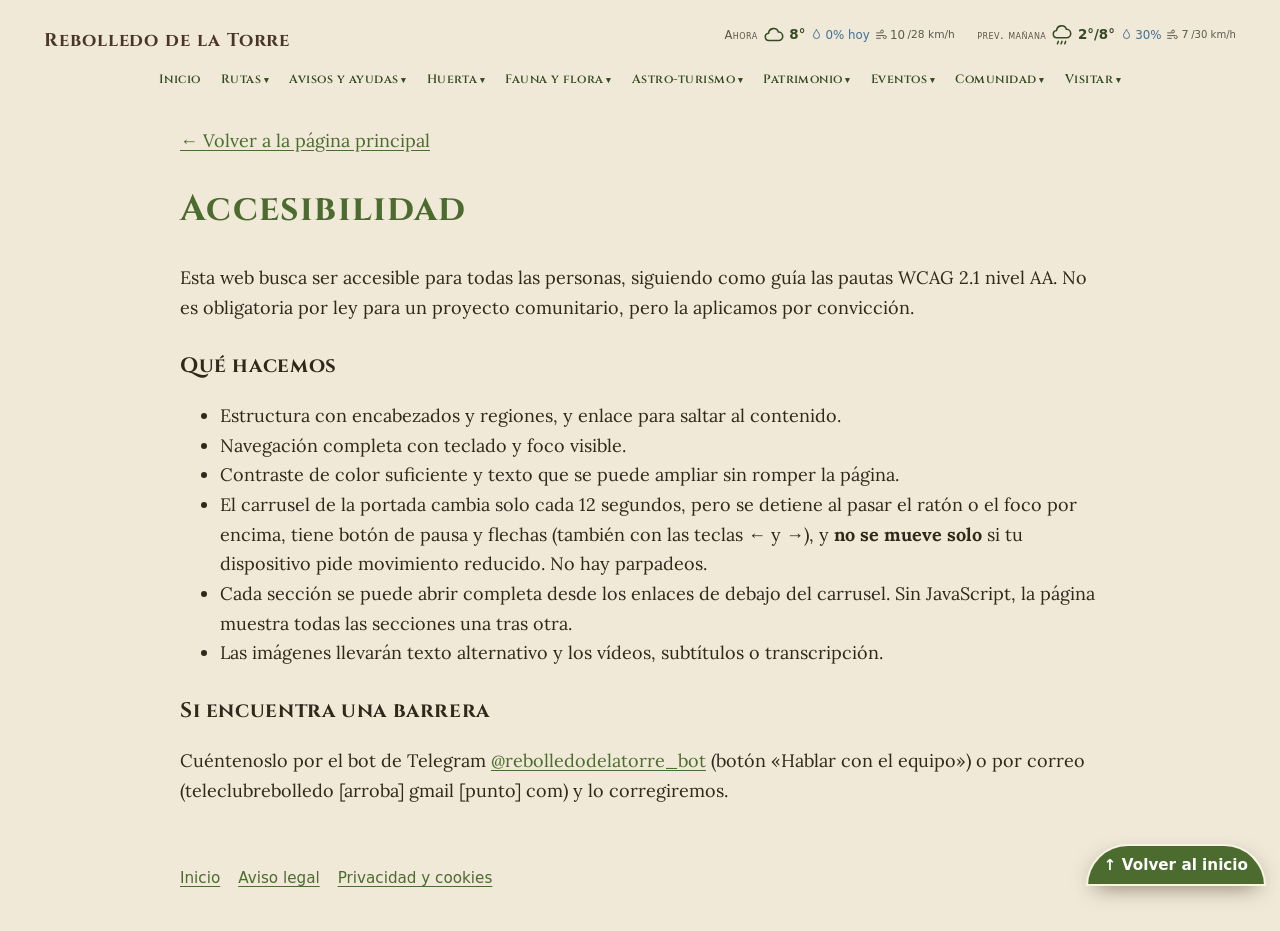
<file: accesibilidad.html>
<!DOCTYPE html>
<html lang="es">
<head>
<meta charset="utf-8">
<meta name="viewport" content="width=device-width, initial-scale=1">
<title>Accesibilidad · Rebolledo de la Torre</title>
<meta name="robots" content="noindex,follow">
<link rel="stylesheet" href="css/estilo.css">
</head>
<body>
<a class="salto" href="#contenido">Saltar al contenido</a>
<header class="barra">
  <a class="marca" href="index.html">Rebolledo de la Torre</a><div class="tiempo-cab"><span class="t-ahora" hidden></span><span class="t-manana" hidden></span></div>
  <nav class="navtop" aria-label="Secciones"><a href="index.html" data-sec="inicio">Inicio</a><details class="menu" name="menu"><summary data-sec="rutas">Rutas</summary><div class="sub"><a class="todo" href="index.html#rutas">Ver toda la sección</a><a href="index.html#rutas-1">Peña Mesa</a><a href="index.html#rutas-2">Cruz de Valdeverano</a><a href="index.html#rutas-3">Mirador del norte</a><a href="index.html#rutas-4">Aporta tu ruta</a><a href="index.html#rutas-5">Las Fuerzas de la Tierra</a><a href="index.html#rutas-6">Las Tuerces y la Horadada</a><a href="index.html#rutas-7">Valdelucio y las Loras</a><a href="index.html#rutas-8">Circuito románico</a></div></details><details class="menu" name="menu"><summary data-sec="avisos">Avisos y ayudas</summary><div class="sub"><a class="todo" href="index.html#avisos">Ver toda la sección</a><a href="index.html#avisos-1">Cómo funciona esta sección</a><a href="index.html#avisos-2">Se convocan para el año 2026, subvenciones a las organizaciones…</a><a href="index.html#avisos-3">Sale a información pública un proyecto de parque eólico «Lindero» en la…</a><a href="index.html#avisos-4">Sale a información pública un proyecto de parque eólico «Castoreño» en…</a><a href="index.html#avisos-5">Sale a información pública un proyecto de línea eléctrica de alta…</a><a href="index.html#avisos-6">Se regula la concesión directa de determinadas subvenciones en el…</a><a href="index.html#avisos-7">Se modifica la Orden AAA/839/2015, de 29 de abril, por la que se…</a><a href="index.html#avisos-8">Se establece el calendario de domingos y días festivos de apertura…</a><a href="index.html#avisos-9">Se publica el Convenio con la Comunidad de Castilla y León, relativo al…</a><a href="index.html#avisos-10">Se convoca para el levantamiento de actas previas a la ocupación de…</a><a href="index.html#avisos-11">Se convoca para el levantamiento de actas previas a la ocupación de…</a><a href="index.html#avisos-12">Se da continuidad al procedimiento y se hace pública la solicitud de…</a><a href="index.html#avisos-13">Se convocan subvenciones, cofinanciadas por el Fondo Social Europeo…</a><a href="index.html#avisos-14">Se aprueba el expediente de Información Pública y definitivamente el…</a></div></details><details class="menu" name="menu"><summary data-sec="huerta">Huerta</summary><div class="sub"><a class="todo" href="index.html#huerta">Ver toda la sección</a><a href="index.html#huerta-1">Este mes en la huerta</a><a href="index.html#huerta-2">El mes que viene en la huerta</a><a href="index.html#huerta-3">Receta del mes</a><a href="index.html#huerta-4">Productos de temporada</a><a href="index.html#huerta-5">Calendario de la huerta</a><a href="index.html#huerta-6">Hortalizas y legumbres</a><a href="index.html#huerta-7">Frutales y árboles de la zona</a><a href="index.html#huerta-8">Aromáticas, medicinales y silvestres</a><a href="index.html#huerta-9">Flores</a><a href="index.html#huerta-10">Setas: temporadas y peligros</a><a href="index.html#huerta-11">Plantas peligrosas</a><a href="index.html#huerta-12">Consejos para la huerta (altitud de la zona: 958 m)</a></div></details><details class="menu" name="menu"><summary data-sec="naturaleza">Fauna y flora</summary><div class="sub"><a class="todo" href="index.html#naturaleza">Ver toda la sección</a><a href="index.html#naturaleza-1">Un territorio, muchos hábitats</a><a href="index.html#naturaleza-2">Aves de los cortados y del cielo</a><a href="index.html#naturaleza-3">Aves del campo, del pueblo y de la noche</a><a href="index.html#naturaleza-4">Calendario de las aves</a><a href="index.html#naturaleza-5">Mamíferos</a><a href="index.html#naturaleza-6">Reptiles y anfibios</a><a href="index.html#naturaleza-7">Insectos y polinizadores</a><a href="index.html#naturaleza-8">Árboles y arbustos</a><a href="index.html#naturaleza-9">Plantas y flores silvestres</a><a href="index.html#naturaleza-10">Mirar sin molestar</a></div></details><details class="menu" name="menu"><summary data-sec="astro">Astro-turismo</summary><div class="sub"><a class="todo" href="index.html#astro">Ver toda la sección</a><a href="index.html#astro-1">Dónde observar desde Rebolledo</a><a href="index.html#astro-2">Orientar el telescopio</a><a href="index.html#astro-3">Orión, el cielo de invierno</a><a href="index.html#astro-4">El Triángulo de Verano</a><a href="index.html#astro-5">El camino del Sol</a><a href="index.html#astro-6">Geoparque Las Loras</a><a href="index.html#astro-7">Observatorios</a><a href="index.html#astro-8">A qué altura mirar</a><a href="index.html#astro-9">Qué sale por dónde</a><a href="index.html#astro-10">Fases de la Luna</a><a href="index.html#astro-11">Lluvias de estrellas</a><a href="index.html#astro-12">Mirar con respeto</a></div></details><details class="menu" name="menu"><summary data-sec="patrimonio">Patrimonio</summary><div class="sub"><a class="todo" href="index.html#patrimonio">Ver toda la sección</a><a href="index.html#patrimonio-1">Iglesia románica</a><a href="index.html#patrimonio-2">La torre-castillo</a><a href="index.html#patrimonio-3">Fiestas del pueblo</a><a href="index.html#patrimonio-4">Costumbres</a></div></details><details class="menu" name="menu"><summary data-sec="eventos">Eventos</summary><div class="sub"><a class="todo" href="index.html#eventos">Ver toda la sección</a><a href="index.html#eventos-1">El eclipse en la plaza</a><a href="index.html#eventos-2">Próximo evento</a></div></details><details class="menu" name="menu"><summary data-sec="comunidad">Comunidad</summary><div class="sub"><a class="todo" href="index.html#comunidad">Ver toda la sección</a><a href="index.html#comunidad-1">Canales de Telegram</a><a href="index.html#comunidad-2">Tus fotos</a><a href="index.html#comunidad-3">Galería</a></div></details><details class="menu" name="menu"><summary data-sec="visitar">Visitar</summary><div class="sub"><a class="todo" href="index.html#visitar">Ver toda la sección</a><a href="index.html#visitar-1">Horario del Teleclub</a><a href="index.html#visitar-2">Horario de visitas a la iglesia</a><a href="index.html#visitar-3">Horario del Ayuntamiento</a><a href="index.html#visitar-4">Transporte a la demanda</a><a href="index.html#visitar-5">Cómo llegar</a><a href="index.html#visitar-6">El tiempo</a><a href="index.html#visitar-7">Contacto</a></div></details></nav>
</header>
<main id="contenido" class="envoltorio legal">
  <p><a href="index.html">← Volver a la página principal</a></p>
  <h1>Accesibilidad</h1>
  <p>Esta web busca ser accesible para todas las personas, siguiendo como guía las pautas WCAG 2.1 nivel AA. No es obligatoria por ley para un proyecto comunitario, pero la aplicamos por convicción.</p>
  <h2>Qué hacemos</h2>
  <ul>
    <li>Estructura con encabezados y regiones, y enlace para saltar al contenido.</li>
    <li>Navegación completa con teclado y foco visible.</li>
    <li>Contraste de color suficiente y texto que se puede ampliar sin romper la página.</li>
    <li>El carrusel de la portada cambia solo cada 12 segundos, pero se detiene al pasar el ratón o el foco por encima, tiene botón de pausa y flechas (también con las teclas ← y →), y <strong>no se mueve solo</strong> si tu dispositivo pide movimiento reducido. No hay parpadeos.</li>
    <li>Cada sección se puede abrir completa desde los enlaces de debajo del carrusel. Sin JavaScript, la página muestra todas las secciones una tras otra.</li>
    <li>Las imágenes llevarán texto alternativo y los vídeos, subtítulos o transcripción.</li>
  </ul>
  <h2>Si encuentra una barrera</h2>
  <p>Cuéntenoslo por el bot de Telegram <a href="https://t.me/rebolledodelatorre_bot" rel="noopener">@rebolledodelatorre_bot</a> (botón «Hablar con el equipo») o por correo (teleclubrebolledo [arroba] gmail [punto] com) y lo corregiremos.</p>
</main>
<footer><div class="envoltorio"><ul><li><a href="index.html">Inicio</a></li><li><a href="aviso-legal.html">Aviso legal</a></li><li><a href="privacidad.html">Privacidad y cookies</a></li></ul></div></footer>
<a class="volver" href="index.html">↑ Volver al inicio</a>
<script src="js/tiempo.js" defer></script>
</body>
</html>
</file>
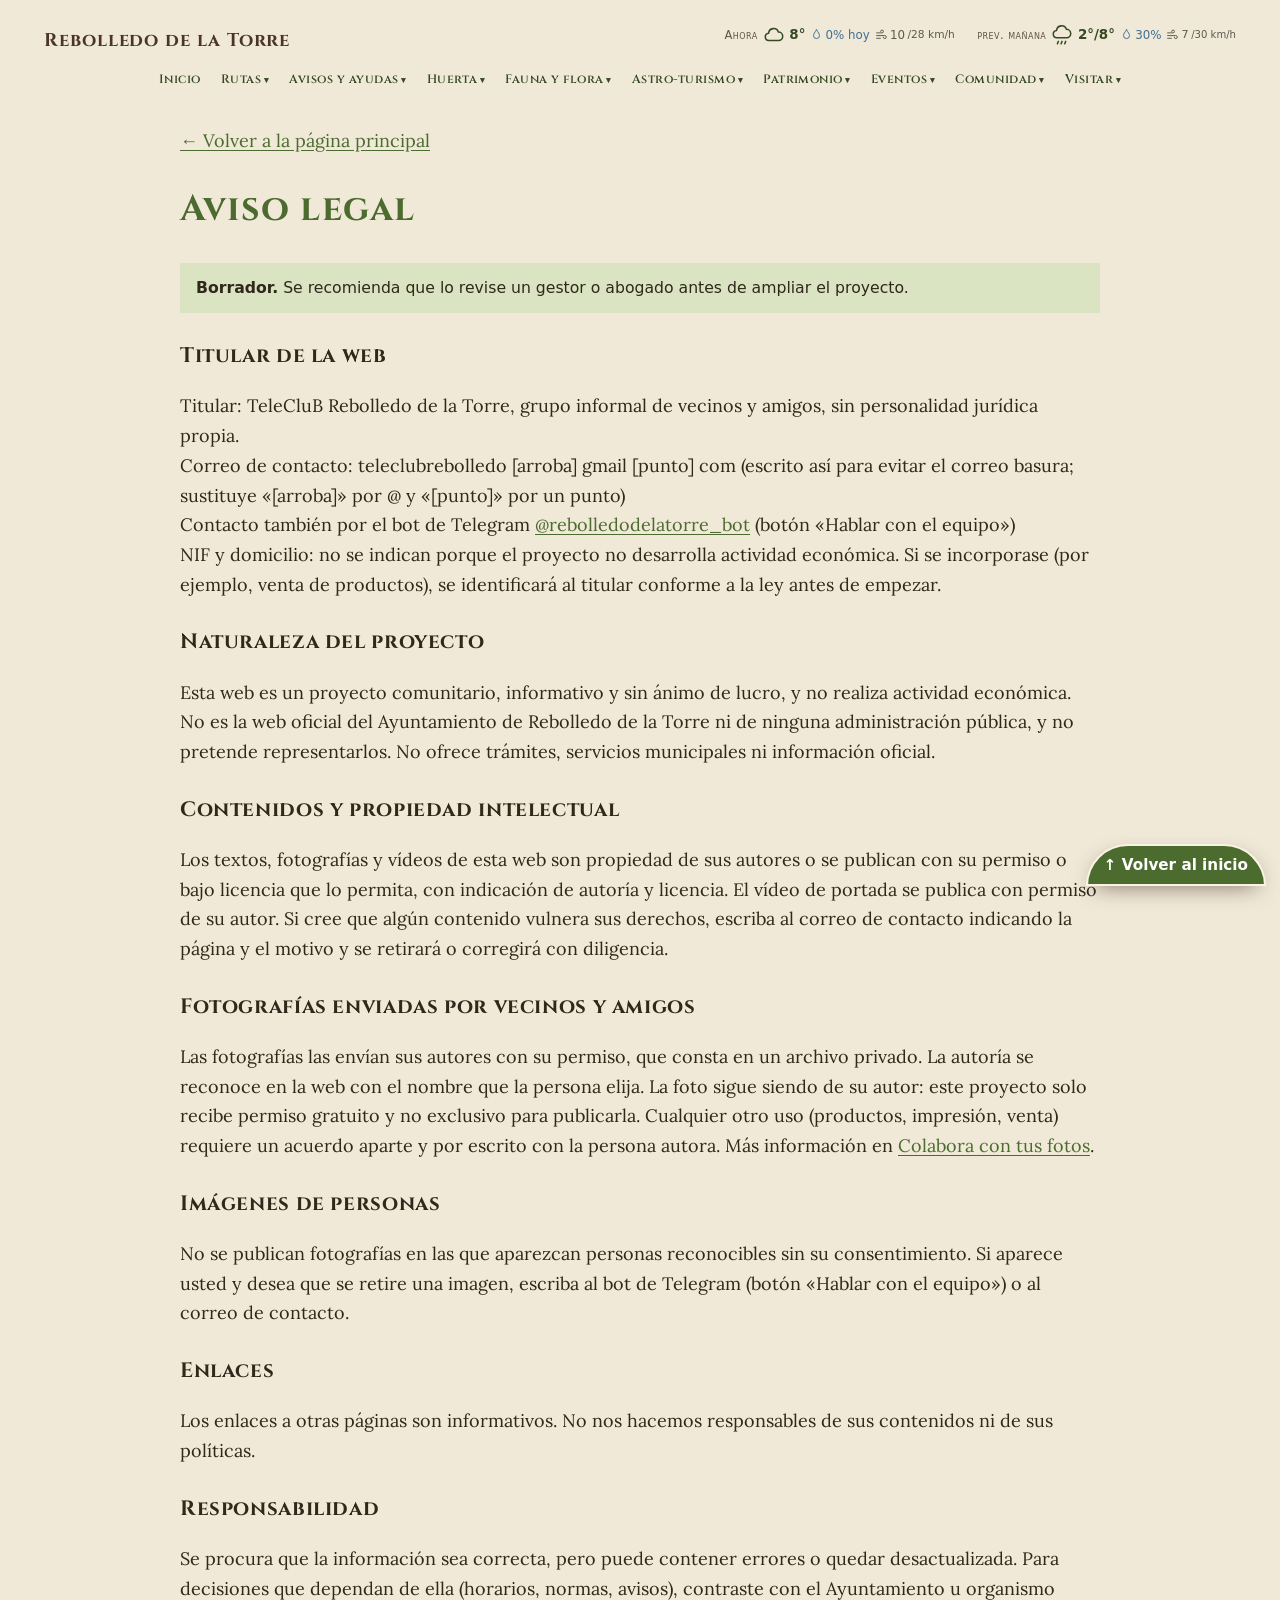
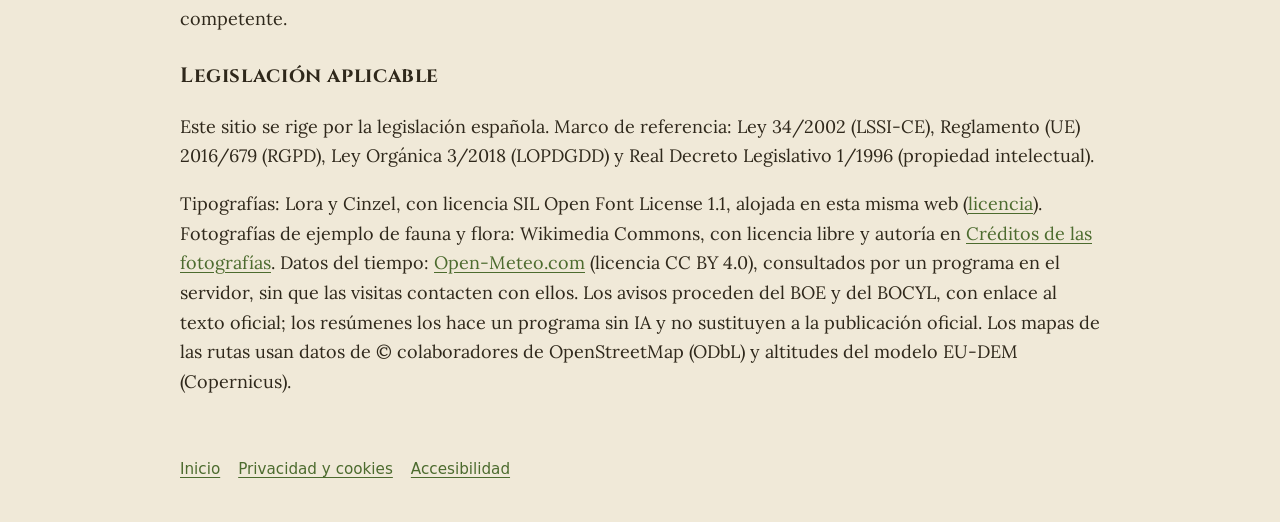
<file: aviso-legal.html>
<!DOCTYPE html>
<html lang="es">
<head>
<meta charset="utf-8">
<meta name="viewport" content="width=device-width, initial-scale=1">
<title>Aviso legal · Rebolledo de la Torre</title>
<meta name="robots" content="noindex,follow">
<link rel="stylesheet" href="css/estilo.css">
</head>
<body>
<a class="salto" href="#contenido">Saltar al contenido</a>
<header class="barra">
  <a class="marca" href="index.html">Rebolledo de la Torre</a><div class="tiempo-cab"><span class="t-ahora" hidden></span><span class="t-manana" hidden></span></div>
  <nav class="navtop" aria-label="Secciones"><a href="index.html" data-sec="inicio">Inicio</a><details class="menu" name="menu"><summary data-sec="rutas">Rutas</summary><div class="sub"><a class="todo" href="index.html#rutas">Ver toda la sección</a><a href="index.html#rutas-1">Peña Mesa</a><a href="index.html#rutas-2">Cruz de Valdeverano</a><a href="index.html#rutas-3">Mirador del norte</a><a href="index.html#rutas-4">Aporta tu ruta</a><a href="index.html#rutas-5">Las Fuerzas de la Tierra</a><a href="index.html#rutas-6">Las Tuerces y la Horadada</a><a href="index.html#rutas-7">Valdelucio y las Loras</a><a href="index.html#rutas-8">Circuito románico</a></div></details><details class="menu" name="menu"><summary data-sec="avisos">Avisos y ayudas</summary><div class="sub"><a class="todo" href="index.html#avisos">Ver toda la sección</a><a href="index.html#avisos-1">Cómo funciona esta sección</a><a href="index.html#avisos-2">Se convocan para el año 2026, subvenciones a las organizaciones…</a><a href="index.html#avisos-3">Sale a información pública un proyecto de parque eólico «Lindero» en la…</a><a href="index.html#avisos-4">Sale a información pública un proyecto de parque eólico «Castoreño» en…</a><a href="index.html#avisos-5">Sale a información pública un proyecto de línea eléctrica de alta…</a><a href="index.html#avisos-6">Se regula la concesión directa de determinadas subvenciones en el…</a><a href="index.html#avisos-7">Se modifica la Orden AAA/839/2015, de 29 de abril, por la que se…</a><a href="index.html#avisos-8">Se establece el calendario de domingos y días festivos de apertura…</a><a href="index.html#avisos-9">Se publica el Convenio con la Comunidad de Castilla y León, relativo al…</a><a href="index.html#avisos-10">Se convoca para el levantamiento de actas previas a la ocupación de…</a><a href="index.html#avisos-11">Se convoca para el levantamiento de actas previas a la ocupación de…</a><a href="index.html#avisos-12">Se da continuidad al procedimiento y se hace pública la solicitud de…</a><a href="index.html#avisos-13">Se convocan subvenciones, cofinanciadas por el Fondo Social Europeo…</a><a href="index.html#avisos-14">Se aprueba el expediente de Información Pública y definitivamente el…</a></div></details><details class="menu" name="menu"><summary data-sec="huerta">Huerta</summary><div class="sub"><a class="todo" href="index.html#huerta">Ver toda la sección</a><a href="index.html#huerta-1">Este mes en la huerta</a><a href="index.html#huerta-2">El mes que viene en la huerta</a><a href="index.html#huerta-3">Receta del mes</a><a href="index.html#huerta-4">Productos de temporada</a><a href="index.html#huerta-5">Calendario de la huerta</a><a href="index.html#huerta-6">Hortalizas y legumbres</a><a href="index.html#huerta-7">Frutales y árboles de la zona</a><a href="index.html#huerta-8">Aromáticas, medicinales y silvestres</a><a href="index.html#huerta-9">Flores</a><a href="index.html#huerta-10">Setas: temporadas y peligros</a><a href="index.html#huerta-11">Plantas peligrosas</a><a href="index.html#huerta-12">Consejos para la huerta (altitud de la zona: 958 m)</a></div></details><details class="menu" name="menu"><summary data-sec="naturaleza">Fauna y flora</summary><div class="sub"><a class="todo" href="index.html#naturaleza">Ver toda la sección</a><a href="index.html#naturaleza-1">Un territorio, muchos hábitats</a><a href="index.html#naturaleza-2">Aves de los cortados y del cielo</a><a href="index.html#naturaleza-3">Aves del campo, del pueblo y de la noche</a><a href="index.html#naturaleza-4">Calendario de las aves</a><a href="index.html#naturaleza-5">Mamíferos</a><a href="index.html#naturaleza-6">Reptiles y anfibios</a><a href="index.html#naturaleza-7">Insectos y polinizadores</a><a href="index.html#naturaleza-8">Árboles y arbustos</a><a href="index.html#naturaleza-9">Plantas y flores silvestres</a><a href="index.html#naturaleza-10">Mirar sin molestar</a></div></details><details class="menu" name="menu"><summary data-sec="astro">Astro-turismo</summary><div class="sub"><a class="todo" href="index.html#astro">Ver toda la sección</a><a href="index.html#astro-1">Dónde observar desde Rebolledo</a><a href="index.html#astro-2">Orientar el telescopio</a><a href="index.html#astro-3">Orión, el cielo de invierno</a><a href="index.html#astro-4">El Triángulo de Verano</a><a href="index.html#astro-5">El camino del Sol</a><a href="index.html#astro-6">Geoparque Las Loras</a><a href="index.html#astro-7">Observatorios</a><a href="index.html#astro-8">A qué altura mirar</a><a href="index.html#astro-9">Qué sale por dónde</a><a href="index.html#astro-10">Fases de la Luna</a><a href="index.html#astro-11">Lluvias de estrellas</a><a href="index.html#astro-12">Mirar con respeto</a></div></details><details class="menu" name="menu"><summary data-sec="patrimonio">Patrimonio</summary><div class="sub"><a class="todo" href="index.html#patrimonio">Ver toda la sección</a><a href="index.html#patrimonio-1">Iglesia románica</a><a href="index.html#patrimonio-2">La torre-castillo</a><a href="index.html#patrimonio-3">Fiestas del pueblo</a><a href="index.html#patrimonio-4">Costumbres</a></div></details><details class="menu" name="menu"><summary data-sec="eventos">Eventos</summary><div class="sub"><a class="todo" href="index.html#eventos">Ver toda la sección</a><a href="index.html#eventos-1">El eclipse en la plaza</a><a href="index.html#eventos-2">Próximo evento</a></div></details><details class="menu" name="menu"><summary data-sec="comunidad">Comunidad</summary><div class="sub"><a class="todo" href="index.html#comunidad">Ver toda la sección</a><a href="index.html#comunidad-1">Canales de Telegram</a><a href="index.html#comunidad-2">Tus fotos</a><a href="index.html#comunidad-3">Galería</a></div></details><details class="menu" name="menu"><summary data-sec="visitar">Visitar</summary><div class="sub"><a class="todo" href="index.html#visitar">Ver toda la sección</a><a href="index.html#visitar-1">Horario del Teleclub</a><a href="index.html#visitar-2">Horario de visitas a la iglesia</a><a href="index.html#visitar-3">Horario del Ayuntamiento</a><a href="index.html#visitar-4">Transporte a la demanda</a><a href="index.html#visitar-5">Cómo llegar</a><a href="index.html#visitar-6">El tiempo</a><a href="index.html#visitar-7">Contacto</a></div></details></nav>
</header>
<main id="contenido" class="envoltorio legal">
  <p><a href="index.html">← Volver a la página principal</a></p>
  <h1>Aviso legal</h1>
  <p class="aviso"><strong>Borrador.</strong> Se recomienda que lo revise un gestor o abogado antes de ampliar el proyecto.</p>

  <h2>Titular de la web</h2>
  <p>Titular: TeleCluB Rebolledo de la Torre, grupo informal de vecinos y amigos, sin personalidad jurídica propia.<br>
  Correo de contacto: teleclubrebolledo [arroba] gmail [punto] com (escrito así para evitar el correo basura; sustituye «[arroba]» por @ y «[punto]» por un punto)<br>
  Contacto también por el bot de Telegram <a href="https://t.me/rebolledodelatorre_bot" rel="noopener">@rebolledodelatorre_bot</a> (botón «Hablar con el equipo»)<br>
  NIF y domicilio: no se indican porque el proyecto no desarrolla actividad económica. Si se incorporase (por ejemplo, venta de productos), se identificará al titular conforme a la ley antes de empezar.</p>

  <h2>Naturaleza del proyecto</h2>
  <p>Esta web es un proyecto comunitario, informativo y sin ánimo de lucro, y no realiza actividad económica. No es la web oficial del Ayuntamiento de Rebolledo de la Torre ni de ninguna administración pública, y no pretende representarlos. No ofrece trámites, servicios municipales ni información oficial.</p>

  <h2>Contenidos y propiedad intelectual</h2>
  <p>Los textos, fotografías y vídeos de esta web son propiedad de sus autores o se publican con su permiso o bajo licencia que lo permita, con indicación de autoría y licencia. El vídeo de portada se publica con permiso de su autor. Si cree que algún contenido vulnera sus derechos, escriba al correo de contacto indicando la página y el motivo y se retirará o corregirá con diligencia.</p>

  <h2>Fotografías enviadas por vecinos y amigos</h2>
  <p>Las fotografías las envían sus autores con su permiso, que consta en un archivo privado. La autoría se reconoce en la web con el nombre que la persona elija. La foto sigue siendo de su autor: este proyecto solo recibe permiso gratuito y no exclusivo para publicarla. Cualquier otro uso (productos, impresión, venta) requiere un acuerdo aparte y por escrito con la persona autora. Más información en <a href="colabora.html">Colabora con tus fotos</a>.</p>

  <h2>Imágenes de personas</h2>
  <p>No se publican fotografías en las que aparezcan personas reconocibles sin su consentimiento. Si aparece usted y desea que se retire una imagen, escriba al bot de Telegram (botón «Hablar con el equipo») o al correo de contacto.</p>

  <h2>Enlaces</h2>
  <p>Los enlaces a otras páginas son informativos. No nos hacemos responsables de sus contenidos ni de sus políticas.</p>

  <h2>Responsabilidad</h2>
  <p>Se procura que la información sea correcta, pero puede contener errores o quedar desactualizada. Para decisiones que dependan de ella (horarios, normas, avisos), contraste con el Ayuntamiento u organismo competente.</p>

  <h2>Legislación aplicable</h2>
  <p>Este sitio se rige por la legislación española. Marco de referencia: Ley 34/2002 (LSSI-CE), Reglamento (UE) 2016/679 (RGPD), Ley Orgánica 3/2018 (LOPDGDD) y Real Decreto Legislativo 1/1996 (propiedad intelectual).</p>
  <p>Tipografías: Lora y Cinzel, con licencia SIL Open Font License 1.1, alojada en esta misma web (<a href="fonts/LICENCIAS-OFL.txt">licencia</a>). Fotografías de ejemplo de fauna y flora: Wikimedia Commons, con licencia libre y autoría en <a href="creditos-fotos.html">Créditos de las fotografías</a>. Datos del tiempo: <a href="https://open-meteo.com/" rel="noopener">Open-Meteo.com</a> (licencia CC BY 4.0), consultados por un programa en el servidor, sin que las visitas contacten con ellos. Los avisos proceden del BOE y del BOCYL, con enlace al texto oficial; los resúmenes los hace un programa sin IA y no sustituyen a la publicación oficial. Los mapas de las rutas usan datos de © colaboradores de OpenStreetMap (ODbL) y altitudes del modelo EU-DEM (Copernicus).</p>
</main>
<footer><div class="envoltorio"><ul><li><a href="index.html">Inicio</a></li><li><a href="privacidad.html">Privacidad y cookies</a></li><li><a href="accesibilidad.html">Accesibilidad</a></li></ul></div></footer>
<a class="volver" href="index.html">↑ Volver al inicio</a>
<script src="js/tiempo.js" defer></script>
</body>
</html>
</file>
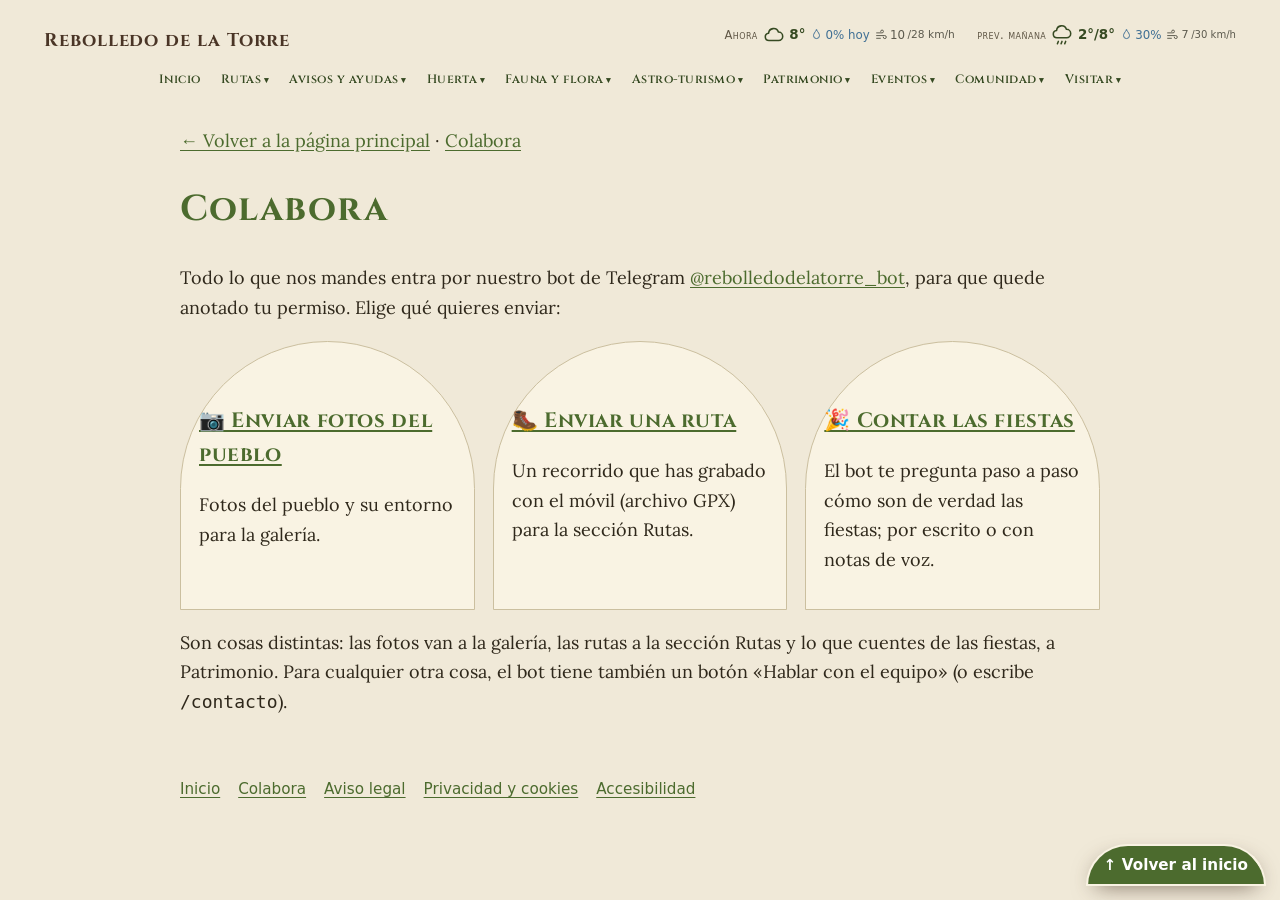
<file: colabora.html>
<!DOCTYPE html>
<html lang="es">
<head>
<meta charset="utf-8">
<meta name="viewport" content="width=device-width, initial-scale=1">
<title>Colabora · Rebolledo de la Torre</title>
<meta name="description" content="Cómo colaborar con fotos del pueblo o con rutas grabadas en el proyecto común de Rebolledo de la Torre.">
<link rel="stylesheet" href="css/estilo.css">
</head>
<body>
<a class="salto" href="#contenido">Saltar al contenido</a>
<header class="barra">
  <a class="marca" href="index.html">Rebolledo de la Torre</a><div class="tiempo-cab"><span class="t-ahora" hidden></span><span class="t-manana" hidden></span></div>
  <nav class="navtop" aria-label="Secciones"><a href="index.html" data-sec="inicio">Inicio</a><details class="menu" name="menu"><summary data-sec="rutas">Rutas</summary><div class="sub"><a class="todo" href="index.html#rutas">Ver toda la sección</a><a href="index.html#rutas-1">Peña Mesa</a><a href="index.html#rutas-2">Cruz de Valdeverano</a><a href="index.html#rutas-3">Mirador del norte</a><a href="index.html#rutas-4">Aporta tu ruta</a><a href="index.html#rutas-5">Las Fuerzas de la Tierra</a><a href="index.html#rutas-6">Las Tuerces y la Horadada</a><a href="index.html#rutas-7">Valdelucio y las Loras</a><a href="index.html#rutas-8">Circuito románico</a></div></details><details class="menu" name="menu"><summary data-sec="avisos">Avisos y ayudas</summary><div class="sub"><a class="todo" href="index.html#avisos">Ver toda la sección</a><a href="index.html#avisos-1">Cómo funciona esta sección</a><a href="index.html#avisos-2">Se convocan para el año 2026, subvenciones a las organizaciones…</a><a href="index.html#avisos-3">Sale a información pública un proyecto de parque eólico «Lindero» en la…</a><a href="index.html#avisos-4">Sale a información pública un proyecto de parque eólico «Castoreño» en…</a><a href="index.html#avisos-5">Sale a información pública un proyecto de línea eléctrica de alta…</a><a href="index.html#avisos-6">Se regula la concesión directa de determinadas subvenciones en el…</a><a href="index.html#avisos-7">Se modifica la Orden AAA/839/2015, de 29 de abril, por la que se…</a><a href="index.html#avisos-8">Se establece el calendario de domingos y días festivos de apertura…</a><a href="index.html#avisos-9">Se publica el Convenio con la Comunidad de Castilla y León, relativo al…</a><a href="index.html#avisos-10">Se convoca para el levantamiento de actas previas a la ocupación de…</a><a href="index.html#avisos-11">Se convoca para el levantamiento de actas previas a la ocupación de…</a><a href="index.html#avisos-12">Se da continuidad al procedimiento y se hace pública la solicitud de…</a><a href="index.html#avisos-13">Se convocan subvenciones, cofinanciadas por el Fondo Social Europeo…</a><a href="index.html#avisos-14">Se aprueba el expediente de Información Pública y definitivamente el…</a></div></details><details class="menu" name="menu"><summary data-sec="huerta">Huerta</summary><div class="sub"><a class="todo" href="index.html#huerta">Ver toda la sección</a><a href="index.html#huerta-1">Este mes en la huerta</a><a href="index.html#huerta-2">El mes que viene en la huerta</a><a href="index.html#huerta-3">Receta del mes</a><a href="index.html#huerta-4">Productos de temporada</a><a href="index.html#huerta-5">Calendario de la huerta</a><a href="index.html#huerta-6">Hortalizas y legumbres</a><a href="index.html#huerta-7">Frutales y árboles de la zona</a><a href="index.html#huerta-8">Aromáticas, medicinales y silvestres</a><a href="index.html#huerta-9">Flores</a><a href="index.html#huerta-10">Setas: temporadas y peligros</a><a href="index.html#huerta-11">Plantas peligrosas</a><a href="index.html#huerta-12">Consejos para la huerta (altitud de la zona: 958 m)</a></div></details><details class="menu" name="menu"><summary data-sec="naturaleza">Fauna y flora</summary><div class="sub"><a class="todo" href="index.html#naturaleza">Ver toda la sección</a><a href="index.html#naturaleza-1">Un territorio, muchos hábitats</a><a href="index.html#naturaleza-2">Aves de los cortados y del cielo</a><a href="index.html#naturaleza-3">Aves del campo, del pueblo y de la noche</a><a href="index.html#naturaleza-4">Calendario de las aves</a><a href="index.html#naturaleza-5">Mamíferos</a><a href="index.html#naturaleza-6">Reptiles y anfibios</a><a href="index.html#naturaleza-7">Insectos y polinizadores</a><a href="index.html#naturaleza-8">Árboles y arbustos</a><a href="index.html#naturaleza-9">Plantas y flores silvestres</a><a href="index.html#naturaleza-10">Mirar sin molestar</a></div></details><details class="menu" name="menu"><summary data-sec="astro">Astro-turismo</summary><div class="sub"><a class="todo" href="index.html#astro">Ver toda la sección</a><a href="index.html#astro-1">Dónde observar desde Rebolledo</a><a href="index.html#astro-2">Orientar el telescopio</a><a href="index.html#astro-3">Orión, el cielo de invierno</a><a href="index.html#astro-4">El Triángulo de Verano</a><a href="index.html#astro-5">El camino del Sol</a><a href="index.html#astro-6">Geoparque Las Loras</a><a href="index.html#astro-7">Observatorios</a><a href="index.html#astro-8">A qué altura mirar</a><a href="index.html#astro-9">Qué sale por dónde</a><a href="index.html#astro-10">Fases de la Luna</a><a href="index.html#astro-11">Lluvias de estrellas</a><a href="index.html#astro-12">Mirar con respeto</a></div></details><details class="menu" name="menu"><summary data-sec="patrimonio">Patrimonio</summary><div class="sub"><a class="todo" href="index.html#patrimonio">Ver toda la sección</a><a href="index.html#patrimonio-1">Iglesia románica</a><a href="index.html#patrimonio-2">La torre-castillo</a><a href="index.html#patrimonio-3">Fiestas del pueblo</a><a href="index.html#patrimonio-4">Costumbres</a></div></details><details class="menu" name="menu"><summary data-sec="eventos">Eventos</summary><div class="sub"><a class="todo" href="index.html#eventos">Ver toda la sección</a><a href="index.html#eventos-1">El eclipse en la plaza</a><a href="index.html#eventos-2">Próximo evento</a></div></details><details class="menu" name="menu"><summary data-sec="comunidad">Comunidad</summary><div class="sub"><a class="todo" href="index.html#comunidad">Ver toda la sección</a><a href="index.html#comunidad-1">Canales de Telegram</a><a href="index.html#comunidad-2">Tus fotos</a><a href="index.html#comunidad-3">Galería</a></div></details><details class="menu" name="menu"><summary data-sec="visitar">Visitar</summary><div class="sub"><a class="todo" href="index.html#visitar">Ver toda la sección</a><a href="index.html#visitar-1">Horario del Teleclub</a><a href="index.html#visitar-2">Horario de visitas a la iglesia</a><a href="index.html#visitar-3">Horario del Ayuntamiento</a><a href="index.html#visitar-4">Transporte a la demanda</a><a href="index.html#visitar-5">Cómo llegar</a><a href="index.html#visitar-6">El tiempo</a><a href="index.html#visitar-7">Contacto</a></div></details></nav>
</header>
<main id="contenido" class="envoltorio legal">
  <p><a href="index.html">← Volver a la página principal</a> · <a href="colabora.html">Colabora</a></p>
  <h1>Colabora</h1>
  <p>Todo lo que nos mandes entra por nuestro bot de Telegram <a href="https://t.me/rebolledodelatorre_bot" rel="noopener">@rebolledodelatorre_bot</a>, para que quede anotado tu permiso. Elige qué quieres enviar:</p>
  <div class="tarjetas">
    <article class="tarjeta"><h2><a href="enviar-fotos.html">📷 Enviar fotos del pueblo</a></h2><p>Fotos del pueblo y su entorno para la galería.</p></article>
    <article class="tarjeta"><h2><a href="enviar-rutas.html">🥾 Enviar una ruta</a></h2><p>Un recorrido que has grabado con el móvil (archivo GPX) para la sección Rutas.</p></article>
    <article class="tarjeta"><h2><a href="contar-fiestas.html">🎉 Contar las fiestas</a></h2><p>El bot te pregunta paso a paso cómo son de verdad las fiestas; por escrito o con notas de voz.</p></article>
  </div>
  <p>Son cosas distintas: las fotos van a la galería, las rutas a la sección Rutas y lo que cuentes de las fiestas, a Patrimonio. Para cualquier otra cosa, el bot tiene también un botón «Hablar con el equipo» (o escribe <code>/contacto</code>).</p>
</main>
<footer><div class="envoltorio"><ul><li><a href="index.html">Inicio</a></li><li><a href="colabora.html">Colabora</a></li><li><a href="aviso-legal.html">Aviso legal</a></li><li><a href="privacidad.html">Privacidad y cookies</a></li><li><a href="accesibilidad.html">Accesibilidad</a></li></ul></div></footer>
<a class="volver" href="index.html">↑ Volver al inicio</a>
<script src="js/tiempo.js" defer></script>
</body>
</html>
</file>
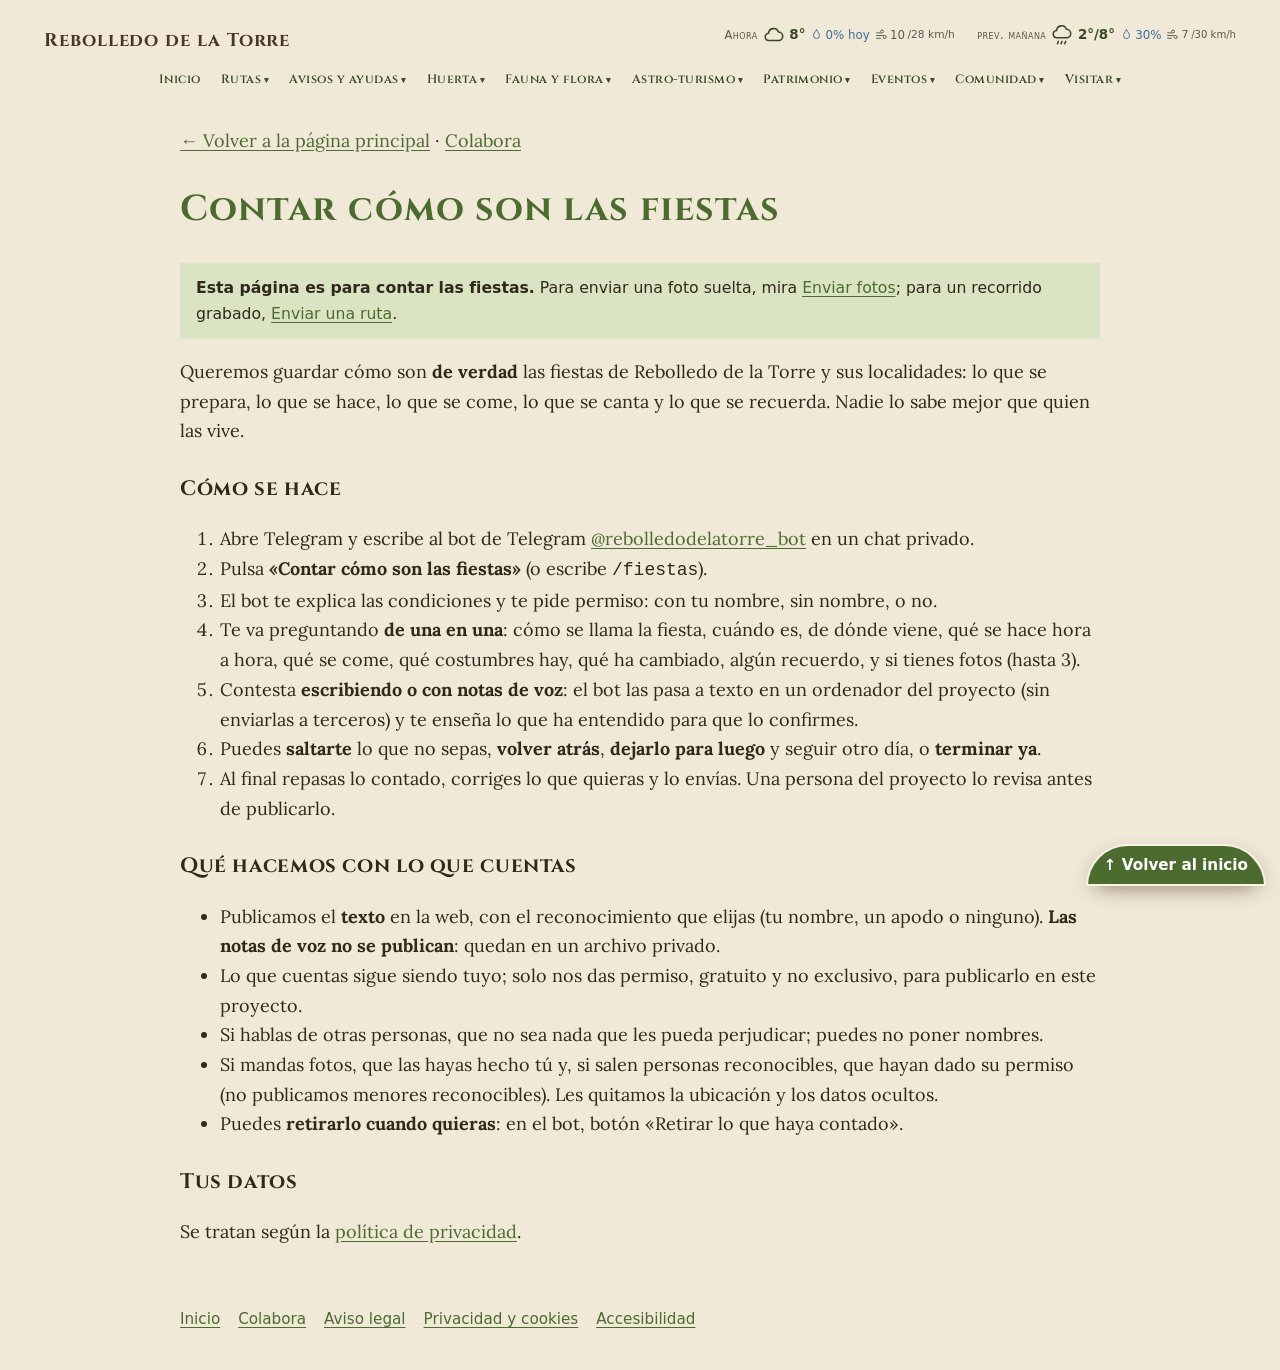
<file: contar-fiestas.html>
<!DOCTYPE html>
<html lang="es">
<head>
<meta charset="utf-8">
<meta name="viewport" content="width=device-width, initial-scale=1">
<title>Contar cómo son las fiestas · Rebolledo de la Torre</title>
<meta name="description" content="Cómo contar cómo son de verdad las fiestas del pueblo con el bot de Telegram: preguntas paso a paso, por escrito o con notas de voz.">
<link rel="stylesheet" href="css/estilo.css">
</head>
<body>
<a class="salto" href="#contenido">Saltar al contenido</a>
<header class="barra">
  <a class="marca" href="index.html">Rebolledo de la Torre</a><div class="tiempo-cab"><span class="t-ahora" hidden></span><span class="t-manana" hidden></span></div>
  <nav class="navtop" aria-label="Secciones"><a href="index.html" data-sec="inicio">Inicio</a><details class="menu" name="menu"><summary data-sec="rutas">Rutas</summary><div class="sub"><a class="todo" href="index.html#rutas">Ver toda la sección</a><a href="index.html#rutas-1">Peña Mesa</a><a href="index.html#rutas-2">Cruz de Valdeverano</a><a href="index.html#rutas-3">Mirador del norte</a><a href="index.html#rutas-4">Aporta tu ruta</a><a href="index.html#rutas-5">Las Fuerzas de la Tierra</a><a href="index.html#rutas-6">Las Tuerces y la Horadada</a><a href="index.html#rutas-7">Valdelucio y las Loras</a><a href="index.html#rutas-8">Circuito románico</a></div></details><details class="menu" name="menu"><summary data-sec="avisos">Avisos y ayudas</summary><div class="sub"><a class="todo" href="index.html#avisos">Ver toda la sección</a><a href="index.html#avisos-1">Cómo funciona esta sección</a><a href="index.html#avisos-2">Se convocan para el año 2026, subvenciones a las organizaciones…</a><a href="index.html#avisos-3">Sale a información pública un proyecto de parque eólico «Lindero» en la…</a><a href="index.html#avisos-4">Sale a información pública un proyecto de parque eólico «Castoreño» en…</a><a href="index.html#avisos-5">Sale a información pública un proyecto de línea eléctrica de alta…</a><a href="index.html#avisos-6">Se regula la concesión directa de determinadas subvenciones en el…</a><a href="index.html#avisos-7">Se modifica la Orden AAA/839/2015, de 29 de abril, por la que se…</a><a href="index.html#avisos-8">Se establece el calendario de domingos y días festivos de apertura…</a><a href="index.html#avisos-9">Se publica el Convenio con la Comunidad de Castilla y León, relativo al…</a><a href="index.html#avisos-10">Se convoca para el levantamiento de actas previas a la ocupación de…</a><a href="index.html#avisos-11">Se convoca para el levantamiento de actas previas a la ocupación de…</a><a href="index.html#avisos-12">Se da continuidad al procedimiento y se hace pública la solicitud de…</a><a href="index.html#avisos-13">Se convocan subvenciones, cofinanciadas por el Fondo Social Europeo…</a><a href="index.html#avisos-14">Se aprueba el expediente de Información Pública y definitivamente el…</a></div></details><details class="menu" name="menu"><summary data-sec="huerta">Huerta</summary><div class="sub"><a class="todo" href="index.html#huerta">Ver toda la sección</a><a href="index.html#huerta-1">Este mes en la huerta</a><a href="index.html#huerta-2">El mes que viene en la huerta</a><a href="index.html#huerta-3">Receta del mes</a><a href="index.html#huerta-4">Productos de temporada</a><a href="index.html#huerta-5">Calendario de la huerta</a><a href="index.html#huerta-6">Hortalizas y legumbres</a><a href="index.html#huerta-7">Frutales y árboles de la zona</a><a href="index.html#huerta-8">Aromáticas, medicinales y silvestres</a><a href="index.html#huerta-9">Flores</a><a href="index.html#huerta-10">Setas: temporadas y peligros</a><a href="index.html#huerta-11">Plantas peligrosas</a><a href="index.html#huerta-12">Consejos para la huerta (altitud de la zona: 958 m)</a></div></details><details class="menu" name="menu"><summary data-sec="naturaleza">Fauna y flora</summary><div class="sub"><a class="todo" href="index.html#naturaleza">Ver toda la sección</a><a href="index.html#naturaleza-1">Un territorio, muchos hábitats</a><a href="index.html#naturaleza-2">Aves de los cortados y del cielo</a><a href="index.html#naturaleza-3">Aves del campo, del pueblo y de la noche</a><a href="index.html#naturaleza-4">Calendario de las aves</a><a href="index.html#naturaleza-5">Mamíferos</a><a href="index.html#naturaleza-6">Reptiles y anfibios</a><a href="index.html#naturaleza-7">Insectos y polinizadores</a><a href="index.html#naturaleza-8">Árboles y arbustos</a><a href="index.html#naturaleza-9">Plantas y flores silvestres</a><a href="index.html#naturaleza-10">Mirar sin molestar</a></div></details><details class="menu" name="menu"><summary data-sec="astro">Astro-turismo</summary><div class="sub"><a class="todo" href="index.html#astro">Ver toda la sección</a><a href="index.html#astro-1">Dónde observar desde Rebolledo</a><a href="index.html#astro-2">Orientar el telescopio</a><a href="index.html#astro-3">Orión, el cielo de invierno</a><a href="index.html#astro-4">El Triángulo de Verano</a><a href="index.html#astro-5">El camino del Sol</a><a href="index.html#astro-6">Geoparque Las Loras</a><a href="index.html#astro-7">Observatorios</a><a href="index.html#astro-8">A qué altura mirar</a><a href="index.html#astro-9">Qué sale por dónde</a><a href="index.html#astro-10">Fases de la Luna</a><a href="index.html#astro-11">Lluvias de estrellas</a><a href="index.html#astro-12">Mirar con respeto</a></div></details><details class="menu" name="menu"><summary data-sec="patrimonio">Patrimonio</summary><div class="sub"><a class="todo" href="index.html#patrimonio">Ver toda la sección</a><a href="index.html#patrimonio-1">Iglesia románica</a><a href="index.html#patrimonio-2">La torre-castillo</a><a href="index.html#patrimonio-3">Fiestas del pueblo</a><a href="index.html#patrimonio-4">Costumbres</a></div></details><details class="menu" name="menu"><summary data-sec="eventos">Eventos</summary><div class="sub"><a class="todo" href="index.html#eventos">Ver toda la sección</a><a href="index.html#eventos-1">El eclipse en la plaza</a><a href="index.html#eventos-2">Próximo evento</a></div></details><details class="menu" name="menu"><summary data-sec="comunidad">Comunidad</summary><div class="sub"><a class="todo" href="index.html#comunidad">Ver toda la sección</a><a href="index.html#comunidad-1">Canales de Telegram</a><a href="index.html#comunidad-2">Tus fotos</a><a href="index.html#comunidad-3">Galería</a></div></details><details class="menu" name="menu"><summary data-sec="visitar">Visitar</summary><div class="sub"><a class="todo" href="index.html#visitar">Ver toda la sección</a><a href="index.html#visitar-1">Horario del Teleclub</a><a href="index.html#visitar-2">Horario de visitas a la iglesia</a><a href="index.html#visitar-3">Horario del Ayuntamiento</a><a href="index.html#visitar-4">Transporte a la demanda</a><a href="index.html#visitar-5">Cómo llegar</a><a href="index.html#visitar-6">El tiempo</a><a href="index.html#visitar-7">Contacto</a></div></details></nav>
</header>
<main id="contenido" class="envoltorio legal">
  <p><a href="index.html">← Volver a la página principal</a> · <a href="colabora.html">Colabora</a></p>
  <h1>Contar cómo son las fiestas</h1>
  <p class="aviso"><strong>Esta página es para contar las fiestas.</strong> Para enviar una foto suelta, mira <a href="enviar-fotos.html">Enviar fotos</a>; para un recorrido grabado, <a href="enviar-rutas.html">Enviar una ruta</a>.</p>
  <p>Queremos guardar cómo son <strong>de verdad</strong> las fiestas de Rebolledo de la Torre y sus localidades: lo que se prepara, lo que se hace, lo que se come, lo que se canta y lo que se recuerda. Nadie lo sabe mejor que quien las vive.</p>

  <h2>Cómo se hace</h2>
  <ol>
    <li>Abre Telegram y escribe al bot de Telegram <a href="https://t.me/rebolledodelatorre_bot" rel="noopener">@rebolledodelatorre_bot</a> en un chat privado.</li>
    <li>Pulsa <strong>«Contar cómo son las fiestas»</strong> (o escribe <code>/fiestas</code>).</li>
    <li>El bot te explica las condiciones y te pide permiso: con tu nombre, sin nombre, o no.</li>
    <li>Te va preguntando <strong>de una en una</strong>: cómo se llama la fiesta, cuándo es, de dónde viene, qué se hace hora a hora, qué se come, qué costumbres hay, qué ha cambiado, algún recuerdo, y si tienes fotos (hasta 3).</li>
    <li>Contesta <strong>escribiendo o con notas de voz</strong>: el bot las pasa a texto en un ordenador del proyecto (sin enviarlas a terceros) y te enseña lo que ha entendido para que lo confirmes.</li>
    <li>Puedes <strong>saltarte</strong> lo que no sepas, <strong>volver atrás</strong>, <strong>dejarlo para luego</strong> y seguir otro día, o <strong>terminar ya</strong>.</li>
    <li>Al final repasas lo contado, corriges lo que quieras y lo envías. Una persona del proyecto lo revisa antes de publicarlo.</li>
  </ol>

  <h2>Qué hacemos con lo que cuentas</h2>
  <ul>
    <li>Publicamos el <strong>texto</strong> en la web, con el reconocimiento que elijas (tu nombre, un apodo o ninguno). <strong>Las notas de voz no se publican</strong>: quedan en un archivo privado.</li>
    <li>Lo que cuentas sigue siendo tuyo; solo nos das permiso, gratuito y no exclusivo, para publicarlo en este proyecto.</li>
    <li>Si hablas de otras personas, que no sea nada que les pueda perjudicar; puedes no poner nombres.</li>
    <li>Si mandas fotos, que las hayas hecho tú y, si salen personas reconocibles, que hayan dado su permiso (no publicamos menores reconocibles). Les quitamos la ubicación y los datos ocultos.</li>
    <li>Puedes <strong>retirarlo cuando quieras</strong>: en el bot, botón «Retirar lo que haya contado».</li>
  </ul>

  <h2>Tus datos</h2>
  <p>Se tratan según la <a href="privacidad.html">política de privacidad</a>.</p>
</main>
<footer><div class="envoltorio"><ul><li><a href="index.html">Inicio</a></li><li><a href="colabora.html">Colabora</a></li><li><a href="aviso-legal.html">Aviso legal</a></li><li><a href="privacidad.html">Privacidad y cookies</a></li><li><a href="accesibilidad.html">Accesibilidad</a></li></ul></div></footer>
<a class="volver" href="index.html">↑ Volver al inicio</a>
<script src="js/tiempo.js" defer></script>
</body>
</html>
</file>
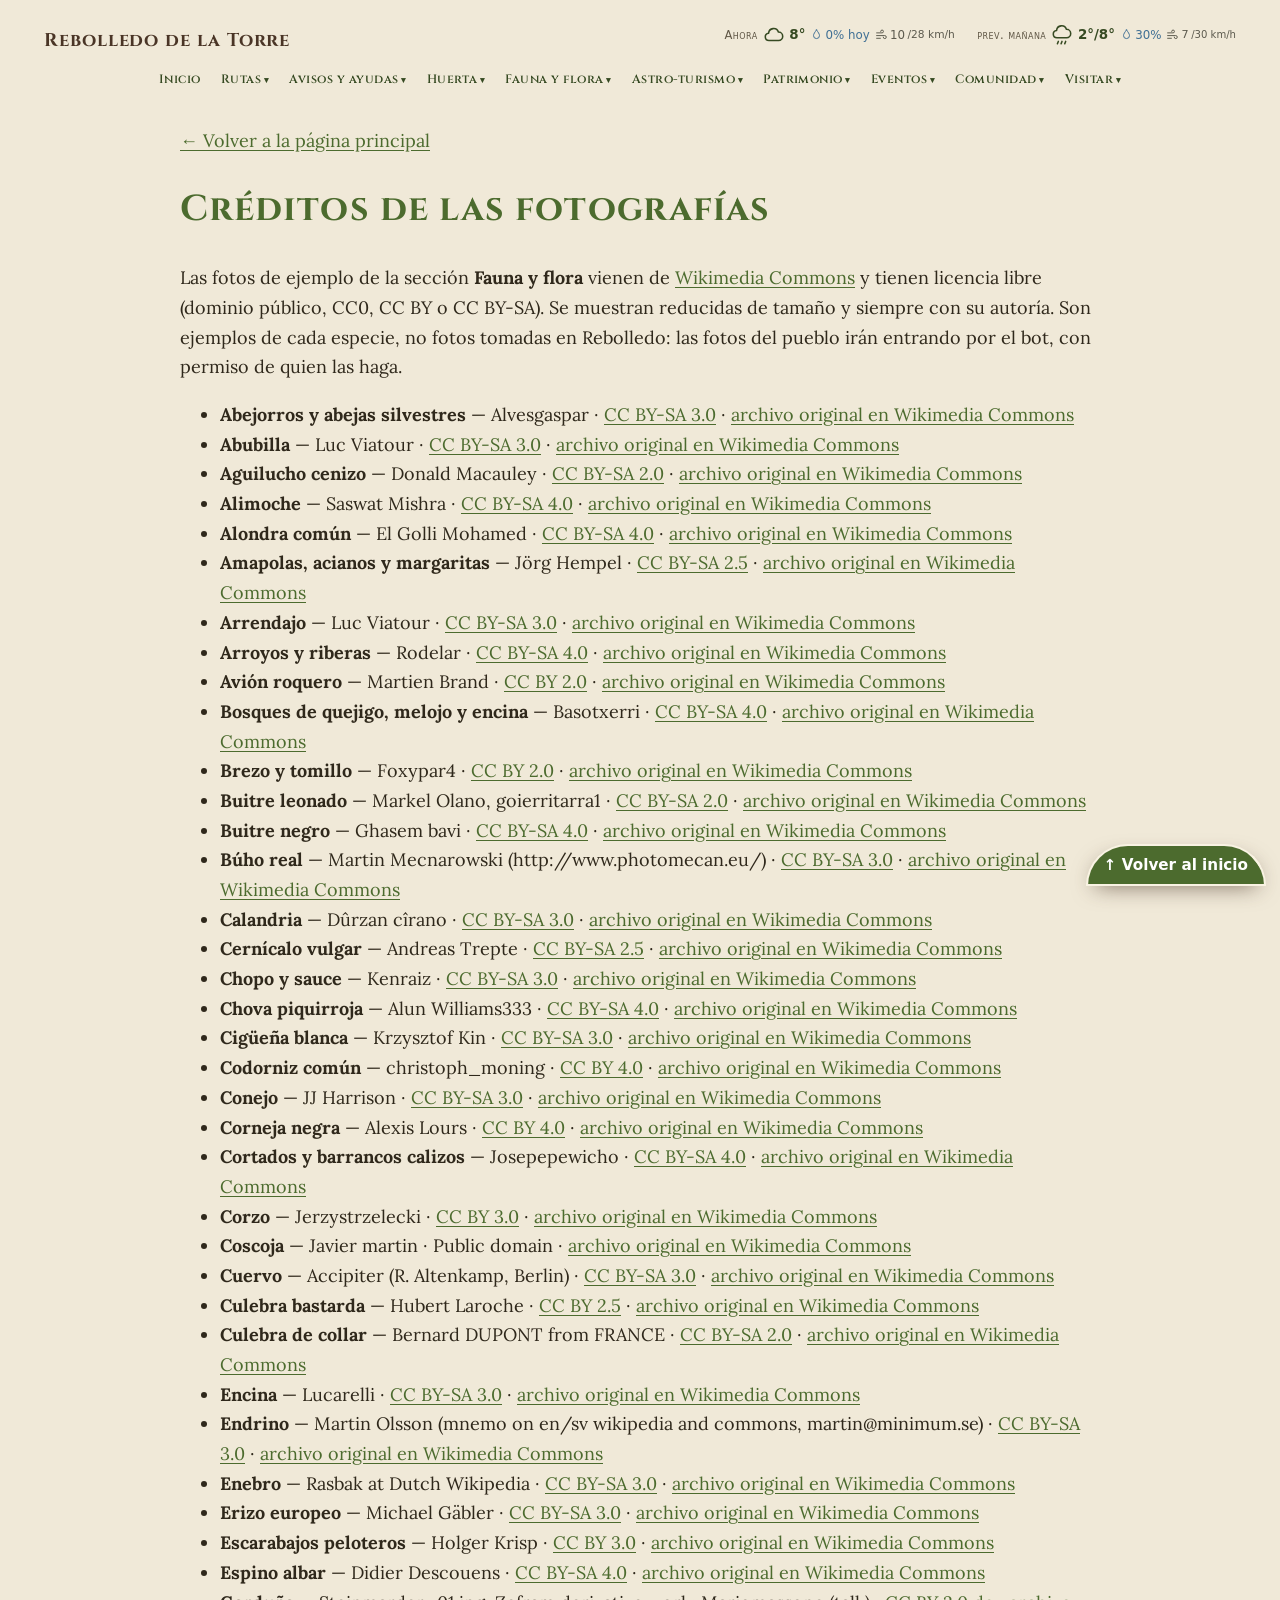
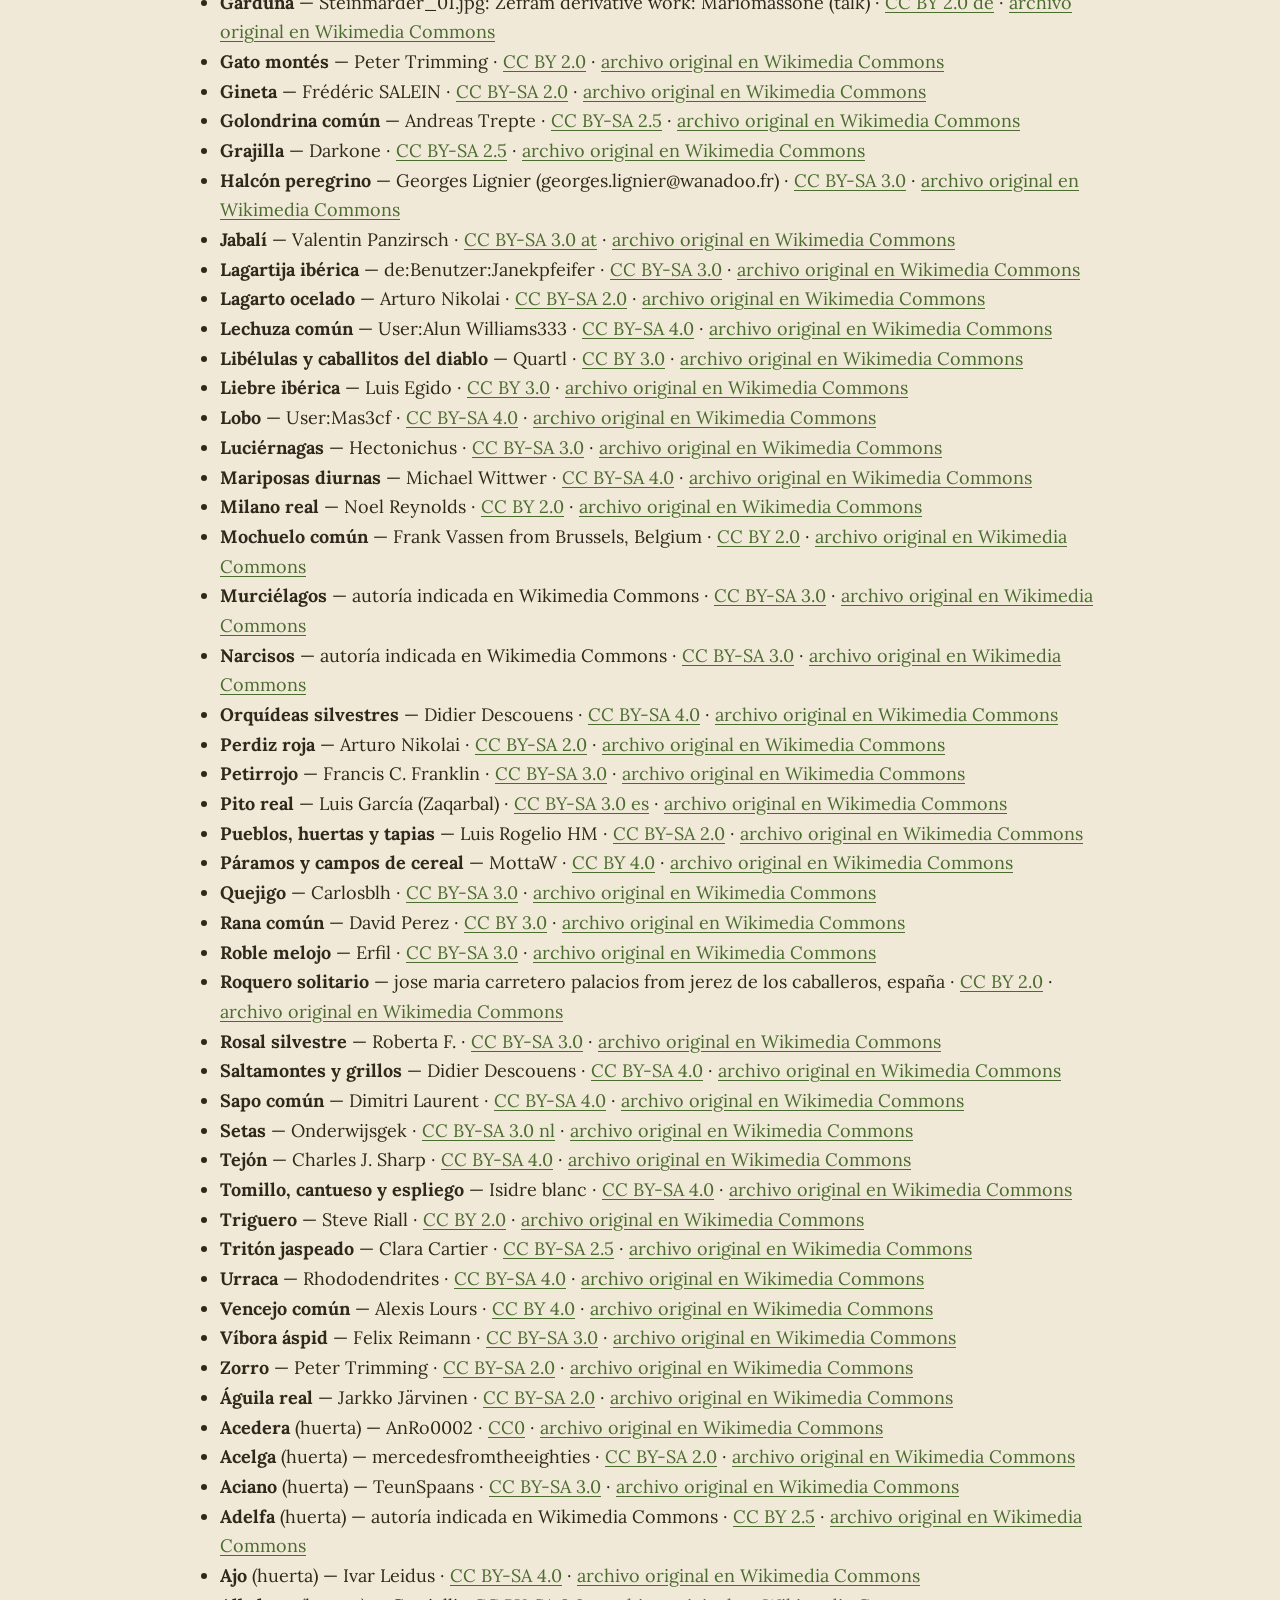
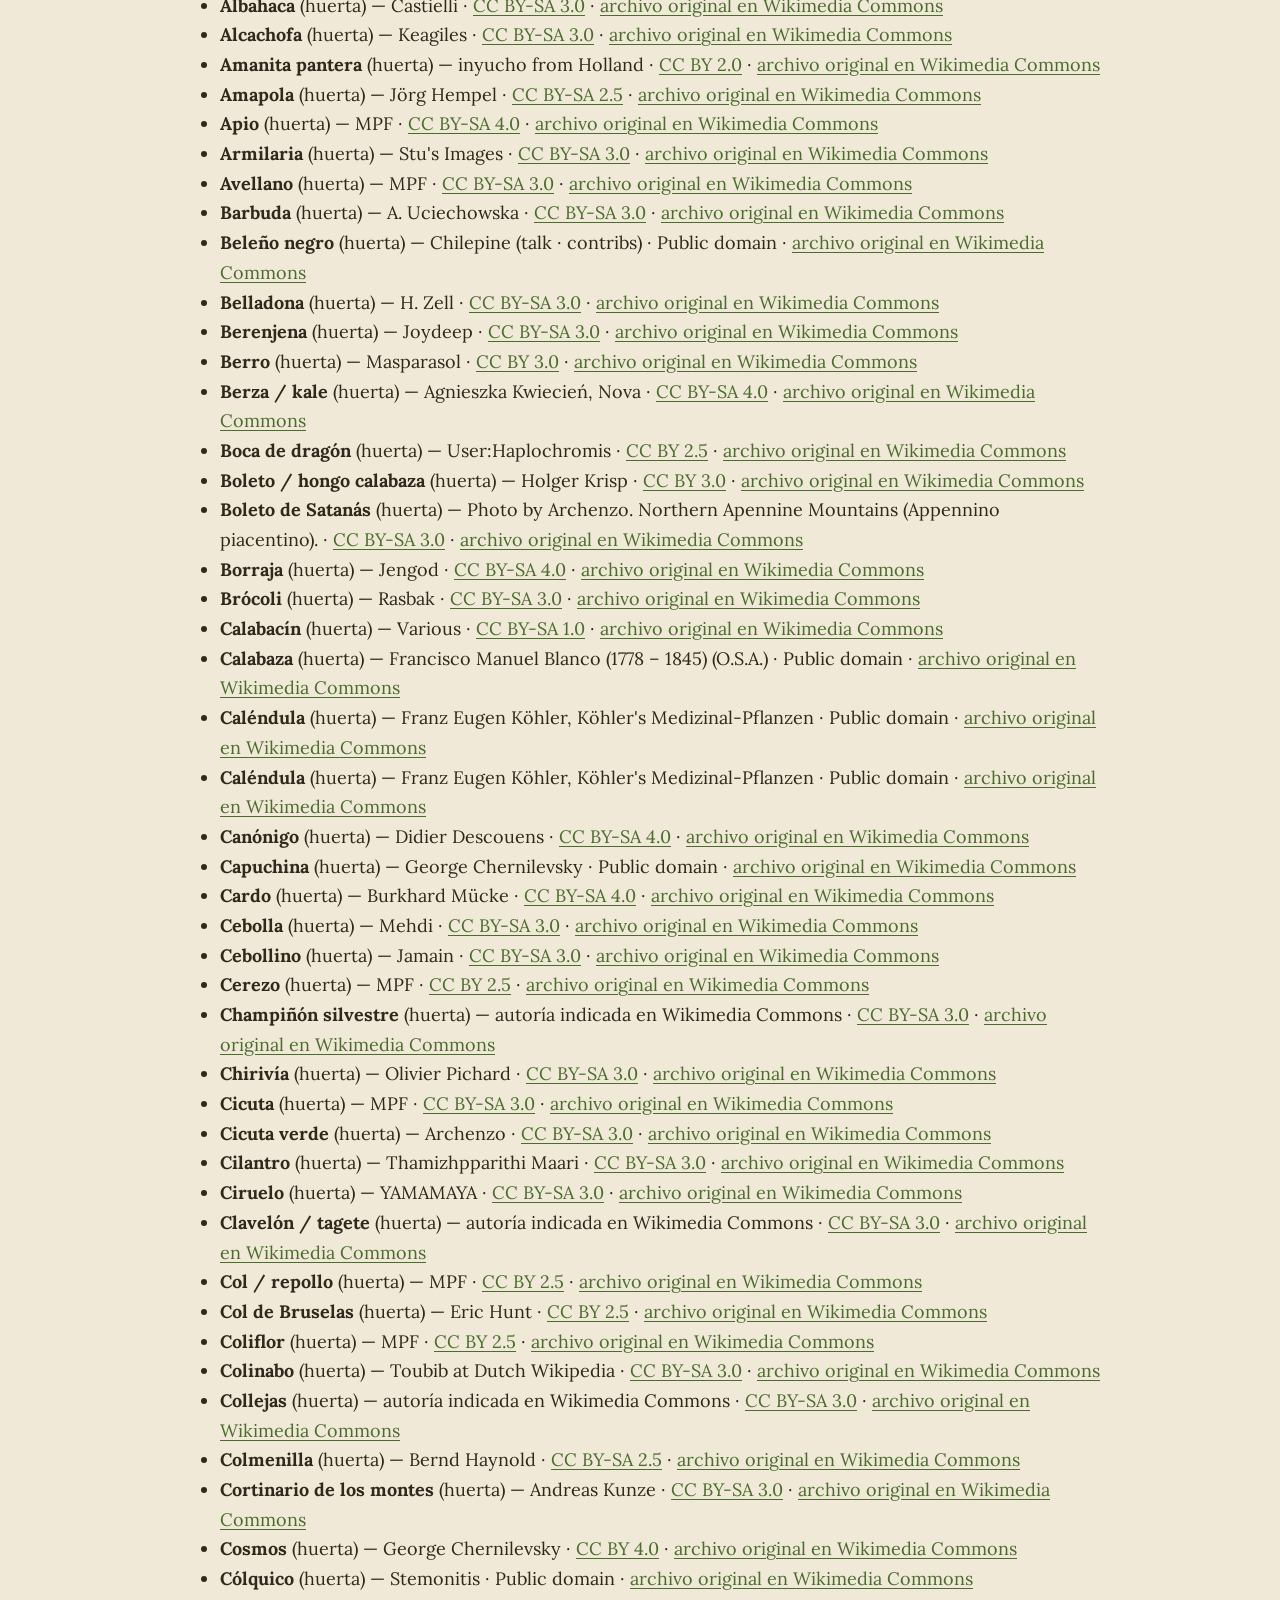
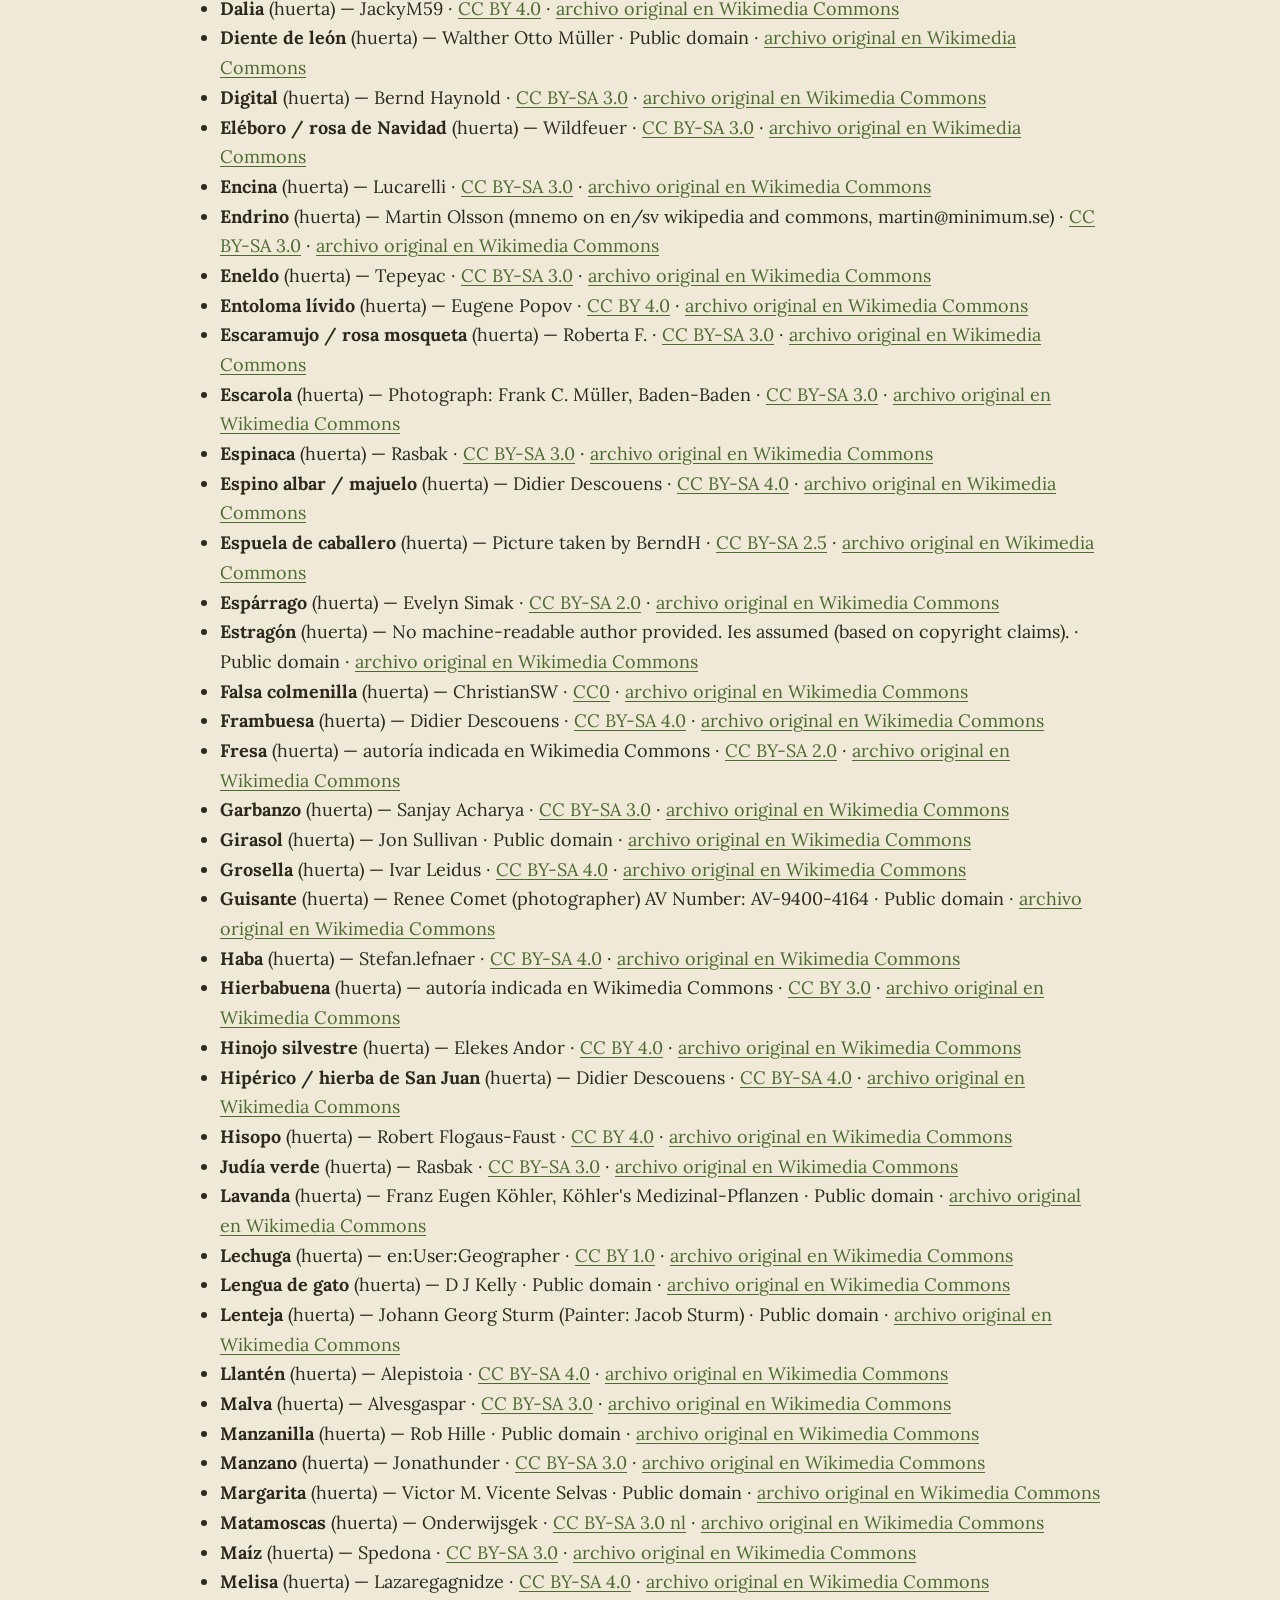
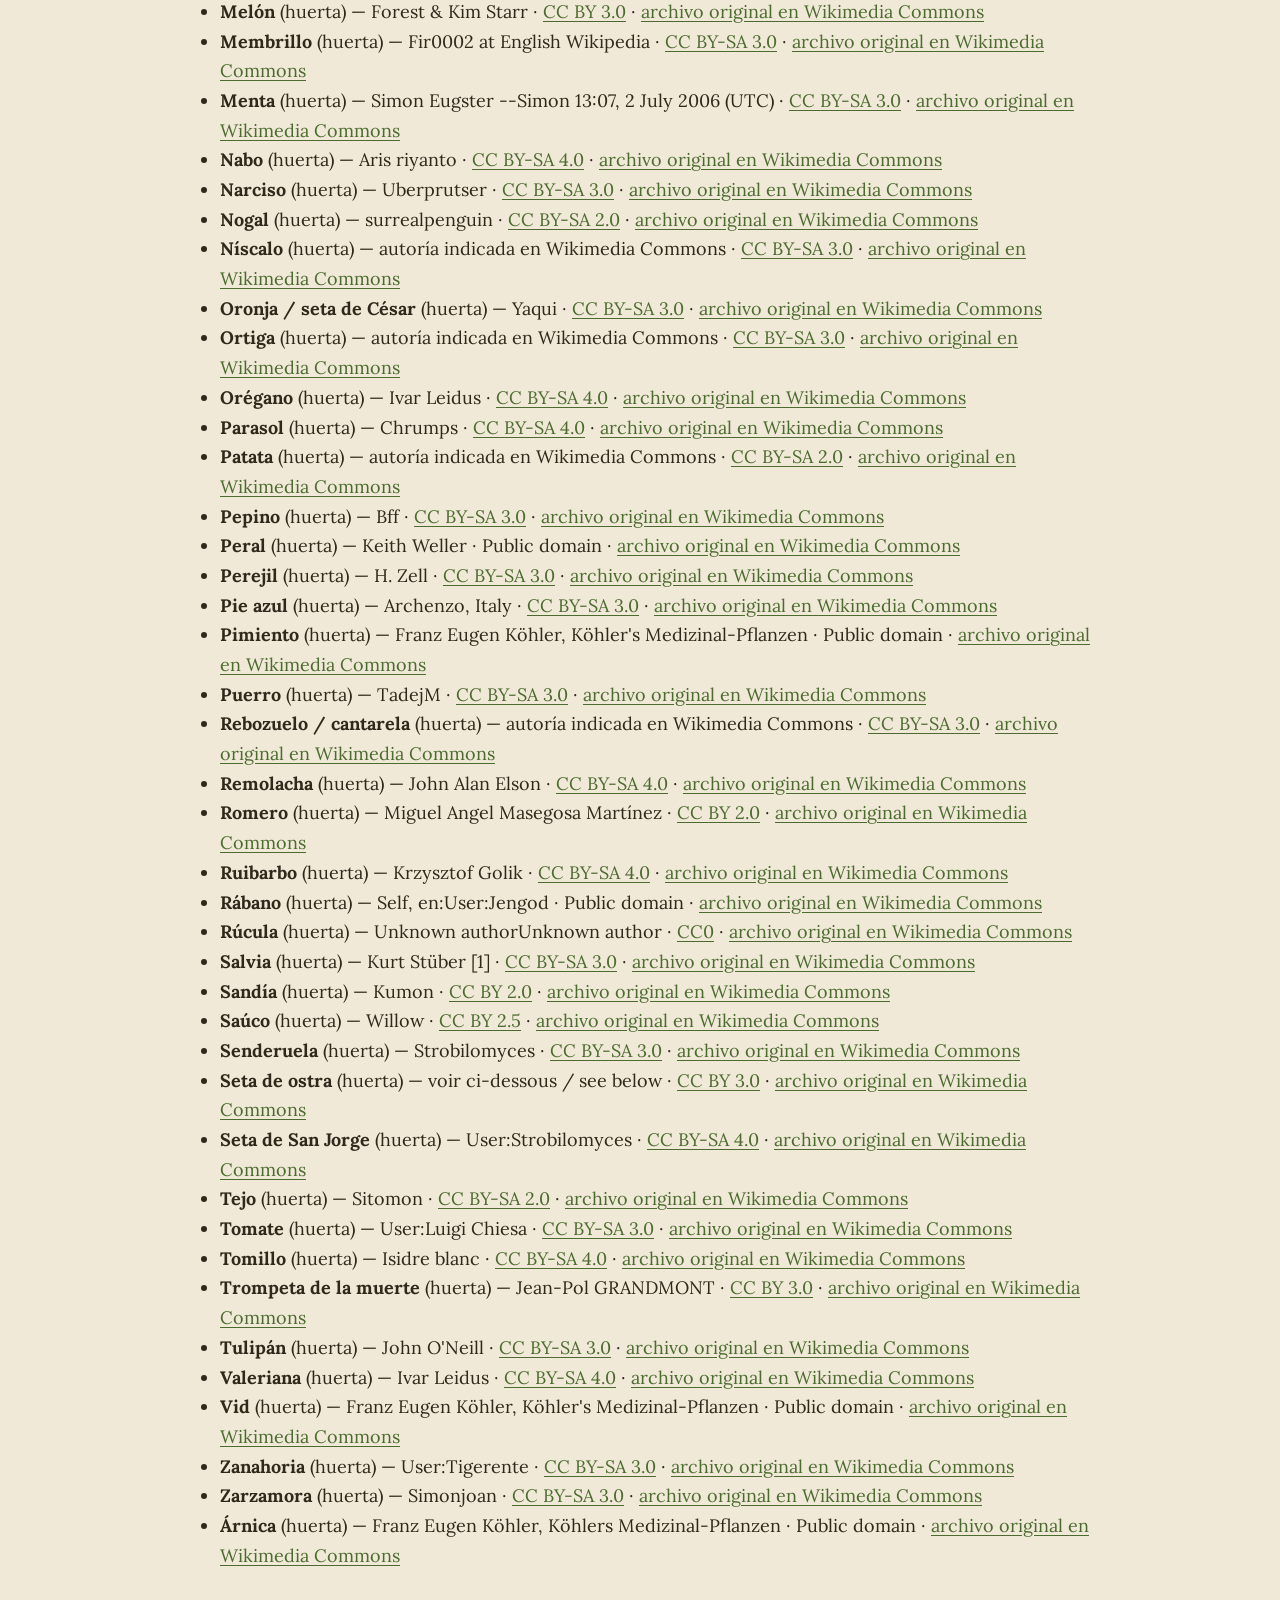
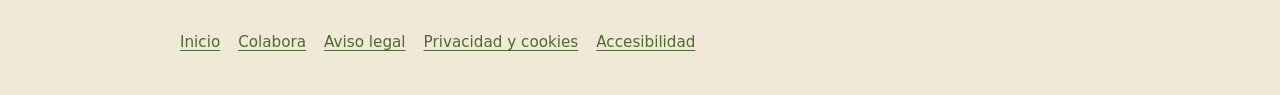
<file: creditos-fotos.html>
<!DOCTYPE html>
<html lang="es">
<head>
<meta charset="utf-8">
<meta name="viewport" content="width=device-width, initial-scale=1">
<title>Créditos de las fotografías · Rebolledo de la Torre</title>
<meta name="description" content="Autoría y licencia de cada fotografía de ejemplo de la sección Fauna y flora.">
<link rel="stylesheet" href="css/estilo.css">
</head>
<body>
<a class="salto" href="#contenido">Saltar al contenido</a>
<header class="barra">
  <a class="marca" href="index.html">Rebolledo de la Torre</a><div class="tiempo-cab"><span class="t-ahora" hidden></span><span class="t-manana" hidden></span></div>
  <nav class="navtop" aria-label="Secciones"><a href="index.html" data-sec="inicio">Inicio</a><details class="menu" name="menu"><summary data-sec="rutas">Rutas</summary><div class="sub"><a class="todo" href="index.html#rutas">Ver toda la sección</a><a href="index.html#rutas-1">Peña Mesa</a><a href="index.html#rutas-2">Cruz de Valdeverano</a><a href="index.html#rutas-3">Mirador del norte</a><a href="index.html#rutas-4">Aporta tu ruta</a><a href="index.html#rutas-5">Las Fuerzas de la Tierra</a><a href="index.html#rutas-6">Las Tuerces y la Horadada</a><a href="index.html#rutas-7">Valdelucio y las Loras</a><a href="index.html#rutas-8">Circuito románico</a></div></details><details class="menu" name="menu"><summary data-sec="avisos">Avisos y ayudas</summary><div class="sub"><a class="todo" href="index.html#avisos">Ver toda la sección</a><a href="index.html#avisos-1">Cómo funciona esta sección</a><a href="index.html#avisos-2">Se convocan para el año 2026, subvenciones a las organizaciones…</a><a href="index.html#avisos-3">Sale a información pública un proyecto de parque eólico «Lindero» en la…</a><a href="index.html#avisos-4">Sale a información pública un proyecto de parque eólico «Castoreño» en…</a><a href="index.html#avisos-5">Sale a información pública un proyecto de línea eléctrica de alta…</a><a href="index.html#avisos-6">Se regula la concesión directa de determinadas subvenciones en el…</a><a href="index.html#avisos-7">Se modifica la Orden AAA/839/2015, de 29 de abril, por la que se…</a><a href="index.html#avisos-8">Se establece el calendario de domingos y días festivos de apertura…</a><a href="index.html#avisos-9">Se publica el Convenio con la Comunidad de Castilla y León, relativo al…</a><a href="index.html#avisos-10">Se convoca para el levantamiento de actas previas a la ocupación de…</a><a href="index.html#avisos-11">Se convoca para el levantamiento de actas previas a la ocupación de…</a><a href="index.html#avisos-12">Se da continuidad al procedimiento y se hace pública la solicitud de…</a><a href="index.html#avisos-13">Se convocan subvenciones, cofinanciadas por el Fondo Social Europeo…</a><a href="index.html#avisos-14">Se aprueba el expediente de Información Pública y definitivamente el…</a></div></details><details class="menu" name="menu"><summary data-sec="huerta">Huerta</summary><div class="sub"><a class="todo" href="index.html#huerta">Ver toda la sección</a><a href="index.html#huerta-1">Este mes en la huerta</a><a href="index.html#huerta-2">El mes que viene en la huerta</a><a href="index.html#huerta-3">Receta del mes</a><a href="index.html#huerta-4">Productos de temporada</a><a href="index.html#huerta-5">Calendario de la huerta</a><a href="index.html#huerta-6">Hortalizas y legumbres</a><a href="index.html#huerta-7">Frutales y árboles de la zona</a><a href="index.html#huerta-8">Aromáticas, medicinales y silvestres</a><a href="index.html#huerta-9">Flores</a><a href="index.html#huerta-10">Setas: temporadas y peligros</a><a href="index.html#huerta-11">Plantas peligrosas</a><a href="index.html#huerta-12">Consejos para la huerta (altitud de la zona: 958 m)</a></div></details><details class="menu" name="menu"><summary data-sec="naturaleza">Fauna y flora</summary><div class="sub"><a class="todo" href="index.html#naturaleza">Ver toda la sección</a><a href="index.html#naturaleza-1">Un territorio, muchos hábitats</a><a href="index.html#naturaleza-2">Aves de los cortados y del cielo</a><a href="index.html#naturaleza-3">Aves del campo, del pueblo y de la noche</a><a href="index.html#naturaleza-4">Calendario de las aves</a><a href="index.html#naturaleza-5">Mamíferos</a><a href="index.html#naturaleza-6">Reptiles y anfibios</a><a href="index.html#naturaleza-7">Insectos y polinizadores</a><a href="index.html#naturaleza-8">Árboles y arbustos</a><a href="index.html#naturaleza-9">Plantas y flores silvestres</a><a href="index.html#naturaleza-10">Mirar sin molestar</a></div></details><details class="menu" name="menu"><summary data-sec="astro">Astro-turismo</summary><div class="sub"><a class="todo" href="index.html#astro">Ver toda la sección</a><a href="index.html#astro-1">Dónde observar desde Rebolledo</a><a href="index.html#astro-2">Orientar el telescopio</a><a href="index.html#astro-3">Orión, el cielo de invierno</a><a href="index.html#astro-4">El Triángulo de Verano</a><a href="index.html#astro-5">El camino del Sol</a><a href="index.html#astro-6">Geoparque Las Loras</a><a href="index.html#astro-7">Observatorios</a><a href="index.html#astro-8">A qué altura mirar</a><a href="index.html#astro-9">Qué sale por dónde</a><a href="index.html#astro-10">Fases de la Luna</a><a href="index.html#astro-11">Lluvias de estrellas</a><a href="index.html#astro-12">Mirar con respeto</a></div></details><details class="menu" name="menu"><summary data-sec="patrimonio">Patrimonio</summary><div class="sub"><a class="todo" href="index.html#patrimonio">Ver toda la sección</a><a href="index.html#patrimonio-1">Iglesia románica</a><a href="index.html#patrimonio-2">La torre-castillo</a><a href="index.html#patrimonio-3">Fiestas del pueblo</a><a href="index.html#patrimonio-4">Costumbres</a></div></details><details class="menu" name="menu"><summary data-sec="eventos">Eventos</summary><div class="sub"><a class="todo" href="index.html#eventos">Ver toda la sección</a><a href="index.html#eventos-1">El eclipse en la plaza</a><a href="index.html#eventos-2">Próximo evento</a></div></details><details class="menu" name="menu"><summary data-sec="comunidad">Comunidad</summary><div class="sub"><a class="todo" href="index.html#comunidad">Ver toda la sección</a><a href="index.html#comunidad-1">Canales de Telegram</a><a href="index.html#comunidad-2">Tus fotos</a><a href="index.html#comunidad-3">Galería</a></div></details><details class="menu" name="menu"><summary data-sec="visitar">Visitar</summary><div class="sub"><a class="todo" href="index.html#visitar">Ver toda la sección</a><a href="index.html#visitar-1">Horario del Teleclub</a><a href="index.html#visitar-2">Horario de visitas a la iglesia</a><a href="index.html#visitar-3">Horario del Ayuntamiento</a><a href="index.html#visitar-4">Transporte a la demanda</a><a href="index.html#visitar-5">Cómo llegar</a><a href="index.html#visitar-6">El tiempo</a><a href="index.html#visitar-7">Contacto</a></div></details></nav>
</header>
<main id="contenido" class="envoltorio legal">
  <p><a href="index.html">← Volver a la página principal</a></p>
  <h1>Créditos de las fotografías</h1>
  <p>Las fotos de ejemplo de la sección <strong>Fauna y flora</strong> vienen de <a href="https://commons.wikimedia.org" rel="noopener">Wikimedia Commons</a> y tienen licencia libre (dominio público, CC0, CC BY o CC BY-SA). Se muestran reducidas de tamaño y siempre con su autoría. Son ejemplos de cada especie, no fotos tomadas en Rebolledo: las fotos del pueblo irán entrando por el bot, con permiso de quien las haga.</p>
  <ul class="guia">
<li><strong>Abejorros y abejas silvestres</strong> — Alvesgaspar · <a href="https://creativecommons.org/licenses/by-sa/3.0" rel="noopener">CC BY-SA 3.0</a> · <a href="https://commons.wikimedia.org/wiki/File:Bumblebee_October_2007-3a.jpg" rel="noopener">archivo original en Wikimedia Commons</a></li>
<li><strong>Abubilla</strong> — Luc Viatour · <a href="http://creativecommons.org/licenses/by-sa/3.0/" rel="noopener">CC BY-SA 3.0</a> · <a href="https://commons.wikimedia.org/wiki/File:Upupa_epops_3_Luc_Viatour.jpg" rel="noopener">archivo original en Wikimedia Commons</a></li>
<li><strong>Aguilucho cenizo</strong> — Donald Macauley · <a href="https://creativecommons.org/licenses/by-sa/2.0" rel="noopener">CC BY-SA 2.0</a> · <a href="https://commons.wikimedia.org/wiki/File:Flickr_-_don_macauley_-_Bird_015.jpg" rel="noopener">archivo original en Wikimedia Commons</a></li>
<li><strong>Alimoche</strong> — Saswat Mishra · <a href="https://creativecommons.org/licenses/by-sa/4.0" rel="noopener">CC BY-SA 4.0</a> · <a href="https://commons.wikimedia.org/wiki/File:Egyptian_Vultures_-_Immature(L)_and_Adult_(R).jpg" rel="noopener">archivo original en Wikimedia Commons</a></li>
<li><strong>Alondra común</strong> — El Golli Mohamed · <a href="https://creativecommons.org/licenses/by-sa/4.0" rel="noopener">CC BY-SA 4.0</a> · <a href="https://commons.wikimedia.org/wiki/File:Alouette_des_champs_Zaghouan001.jpg" rel="noopener">archivo original en Wikimedia Commons</a></li>
<li><strong>Amapolas, acianos y margaritas</strong> — Jörg Hempel · <a href="https://creativecommons.org/licenses/by-sa/2.5" rel="noopener">CC BY-SA 2.5</a> · <a href="https://commons.wikimedia.org/wiki/File:Papaver_rhoeas_LC0050.jpg" rel="noopener">archivo original en Wikimedia Commons</a></li>
<li><strong>Arrendajo</strong> — Luc Viatour · <a href="http://creativecommons.org/licenses/by-sa/3.0/" rel="noopener">CC BY-SA 3.0</a> · <a href="https://commons.wikimedia.org/wiki/File:Garrulus_glandarius_1_Luc_Viatour.jpg" rel="noopener">archivo original en Wikimedia Commons</a></li>
<li><strong>Arroyos y riberas</strong> — Rodelar · <a href="https://creativecommons.org/licenses/by-sa/4.0" rel="noopener">CC BY-SA 4.0</a> · <a href="https://commons.wikimedia.org/wiki/File:R%C3%ADo_Pisuerga,_Arbejal.jpg" rel="noopener">archivo original en Wikimedia Commons</a></li>
<li><strong>Avión roquero</strong> — Martien Brand · <a href="https://creativecommons.org/licenses/by/2.0" rel="noopener">CC BY 2.0</a> · <a href="https://commons.wikimedia.org/wiki/File:Ptyonoprogne_rupestris_-Europe-8.jpg" rel="noopener">archivo original en Wikimedia Commons</a></li>
<li><strong>Bosques de quejigo, melojo y encina</strong> — Basotxerri · <a href="https://creativecommons.org/licenses/by-sa/4.0" rel="noopener">CC BY-SA 4.0</a> · <a href="https://commons.wikimedia.org/wiki/File:Elburgo_-_Camino_en_el_bosque_01.jpg" rel="noopener">archivo original en Wikimedia Commons</a></li>
<li><strong>Brezo y tomillo</strong> — Foxypar4 · <a href="https://creativecommons.org/licenses/by/2.0" rel="noopener">CC BY 2.0</a> · <a href="https://commons.wikimedia.org/wiki/File:Heather_(Highlands).jpg" rel="noopener">archivo original en Wikimedia Commons</a></li>
<li><strong>Buitre leonado</strong> — Markel Olano, goierritarra1 · <a href="https://creativecommons.org/licenses/by-sa/2.0" rel="noopener">CC BY-SA 2.0</a> · <a href="https://commons.wikimedia.org/wiki/File:Gyps_fulvus_-Basque_Country-8.jpg" rel="noopener">archivo original en Wikimedia Commons</a></li>
<li><strong>Buitre negro</strong> — Ghasem bavi · <a href="https://creativecommons.org/licenses/by-sa/4.0" rel="noopener">CC BY-SA 4.0</a> · <a href="https://commons.wikimedia.org/wiki/File:Cinereous_vulture_-_Al-_Al-Liyah_reserve_3.jpg" rel="noopener">archivo original en Wikimedia Commons</a></li>
<li><strong>Búho real</strong> — Martin Mecnarowski (http://www.photomecan.eu/) · <a href="http://creativecommons.org/licenses/by-sa/3.0/" rel="noopener">CC BY-SA 3.0</a> · <a href="https://commons.wikimedia.org/wiki/File:Bubo_bubo_3_(Martin_Mecnarowski).jpg" rel="noopener">archivo original en Wikimedia Commons</a></li>
<li><strong>Calandria</strong> — Dûrzan cîrano · <a href="https://creativecommons.org/licenses/by-sa/3.0" rel="noopener">CC BY-SA 3.0</a> · <a href="https://commons.wikimedia.org/wiki/File:Bere%C5%9Fe.jpg" rel="noopener">archivo original en Wikimedia Commons</a></li>
<li><strong>Cernícalo vulgar</strong> — Andreas Trepte · <a href="https://creativecommons.org/licenses/by-sa/2.5" rel="noopener">CC BY-SA 2.5</a> · <a href="https://commons.wikimedia.org/wiki/File:Common_kestrel_falco_tinnunculus.jpg" rel="noopener">archivo original en Wikimedia Commons</a></li>
<li><strong>Chopo y sauce</strong> — Kenraiz · <a href="http://creativecommons.org/licenses/by-sa/3.0/" rel="noopener">CC BY-SA 3.0</a> · <a href="https://commons.wikimedia.org/wiki/File:Populus_nigra_kz1.jpg" rel="noopener">archivo original en Wikimedia Commons</a></li>
<li><strong>Chova piquirroja</strong> — Alun Williams333 · <a href="https://creativecommons.org/licenses/by-sa/4.0" rel="noopener">CC BY-SA 4.0</a> · <a href="https://commons.wikimedia.org/wiki/File:Bran_goesgoch_Pyrrhocorax_pyrrhocorax.jpg" rel="noopener">archivo original en Wikimedia Commons</a></li>
<li><strong>Cigüeña blanca</strong> — Krzysztof Kin · <a href="http://creativecommons.org/licenses/by-sa/3.0/" rel="noopener">CC BY-SA 3.0</a> · <a href="https://commons.wikimedia.org/wiki/File:Ciconia_ciconia.jpg" rel="noopener">archivo original en Wikimedia Commons</a></li>
<li><strong>Codorniz común</strong> — christoph_moning · <a href="https://creativecommons.org/licenses/by/4.0" rel="noopener">CC BY 4.0</a> · <a href="https://commons.wikimedia.org/wiki/File:Coturnix_coturnix,_Fraunberg,_Bayern,_Deutschland_2,_Ausschnitt.jpg" rel="noopener">archivo original en Wikimedia Commons</a></li>
<li><strong>Conejo</strong> — JJ Harrison · <a href="https://creativecommons.org/licenses/by-sa/3.0" rel="noopener">CC BY-SA 3.0</a> · <a href="https://commons.wikimedia.org/wiki/File:Oryctolagus_cuniculus_Tasmania_2_(cropped).jpg" rel="noopener">archivo original en Wikimedia Commons</a></li>
<li><strong>Corneja negra</strong> — Alexis Lours · <a href="https://creativecommons.org/licenses/by/4.0" rel="noopener">CC BY 4.0</a> · <a href="https://commons.wikimedia.org/wiki/File:Carrion_crow_2022_04_05_05_02.jpg" rel="noopener">archivo original en Wikimedia Commons</a></li>
<li><strong>Cortados y barrancos calizos</strong> — Josepepewicho · <a href="https://creativecommons.org/licenses/by-sa/4.0" rel="noopener">CC BY-SA 4.0</a> · <a href="https://commons.wikimedia.org/wiki/File:Las_tuerces_09.jpg" rel="noopener">archivo original en Wikimedia Commons</a></li>
<li><strong>Corzo</strong> — Jerzystrzelecki · <a href="https://creativecommons.org/licenses/by/3.0" rel="noopener">CC BY 3.0</a> · <a href="https://commons.wikimedia.org/wiki/File:Capreolus_(js)11.jpg" rel="noopener">archivo original en Wikimedia Commons</a></li>
<li><strong>Coscoja</strong> — Javier martin · Public domain · <a href="https://commons.wikimedia.org/wiki/File:Quercus_coccifera_Bellotas_2010-10-03_DehesaBoyaldePuertollano.jpg" rel="noopener">archivo original en Wikimedia Commons</a></li>
<li><strong>Cuervo</strong> — Accipiter (R. Altenkamp, Berlin) · <a href="https://creativecommons.org/licenses/by-sa/3.0" rel="noopener">CC BY-SA 3.0</a> · <a href="https://commons.wikimedia.org/wiki/File:Corvus_corax_ad_berlin_090516.jpg" rel="noopener">archivo original en Wikimedia Commons</a></li>
<li><strong>Culebra bastarda</strong> — Hubert Laroche · <a href="https://creativecommons.org/licenses/by/2.5" rel="noopener">CC BY 2.5</a> · <a href="https://commons.wikimedia.org/wiki/File:Couleuvre_montpellier.jpg" rel="noopener">archivo original en Wikimedia Commons</a></li>
<li><strong>Culebra de collar</strong> — Bernard DUPONT from FRANCE · <a href="https://creativecommons.org/licenses/by-sa/2.0" rel="noopener">CC BY-SA 2.0</a> · <a href="https://commons.wikimedia.org/wiki/File:Grass_Snake_(Natrix_natrix_helvetica)_playing_dead_(14178349634).jpg" rel="noopener">archivo original en Wikimedia Commons</a></li>
<li><strong>Encina</strong> — Lucarelli · <a href="https://creativecommons.org/licenses/by-sa/3.0" rel="noopener">CC BY-SA 3.0</a> · <a href="https://commons.wikimedia.org/wiki/File:Quercus_ilex,_Livorno.JPG" rel="noopener">archivo original en Wikimedia Commons</a></li>
<li><strong>Endrino</strong> — Martin Olsson (mnemo on en/sv wikipedia and commons, martin@minimum.se) · <a href="http://creativecommons.org/licenses/by-sa/3.0/" rel="noopener">CC BY-SA 3.0</a> · <a href="https://commons.wikimedia.org/wiki/File:Closeup_of_blackthorn_aka_sloe_aka_prunus_spinosa_sweden_20050924.jpg" rel="noopener">archivo original en Wikimedia Commons</a></li>
<li><strong>Enebro</strong> — Rasbak at Dutch Wikipedia · <a href="http://creativecommons.org/licenses/by-sa/3.0/" rel="noopener">CC BY-SA 3.0</a> · <a href="https://commons.wikimedia.org/wiki/File:Jeneverbes.jpg" rel="noopener">archivo original en Wikimedia Commons</a></li>
<li><strong>Erizo europeo</strong> — Michael Gäbler · <a href="https://creativecommons.org/licenses/by-sa/3.0" rel="noopener">CC BY-SA 3.0</a> · <a href="https://commons.wikimedia.org/wiki/File:Erinaceus_europaeus_(Linnaeus,_1758).jpg" rel="noopener">archivo original en Wikimedia Commons</a></li>
<li><strong>Escarabajos peloteros</strong> — Holger Krisp · <a href="https://creativecommons.org/licenses/by/3.0" rel="noopener">CC BY 3.0</a> · <a href="https://commons.wikimedia.org/wiki/File:Scarabaeus-laticollis-mistk%C3%A4fer.jpg" rel="noopener">archivo original en Wikimedia Commons</a></li>
<li><strong>Espino albar</strong> — Didier Descouens · <a href="https://creativecommons.org/licenses/by-sa/4.0" rel="noopener">CC BY-SA 4.0</a> · <a href="https://commons.wikimedia.org/wiki/File:(MHNT)_Crataegus_monogyna_-_flowers_and_buds.jpg" rel="noopener">archivo original en Wikimedia Commons</a></li>
<li><strong>Garduña</strong> — Steinmarder_01.jpg: Zefram derivative work: Mariomassone (talk) · <a href="https://creativecommons.org/licenses/by/2.0/de/deed.en" rel="noopener">CC BY 2.0 de</a> · <a href="https://commons.wikimedia.org/wiki/File:Steinmarder_(cropped).jpg" rel="noopener">archivo original en Wikimedia Commons</a></li>
<li><strong>Gato montés</strong> — Peter Trimming · <a href="https://creativecommons.org/licenses/by/2.0" rel="noopener">CC BY 2.0</a> · <a href="https://commons.wikimedia.org/wiki/File:Wildcat_at_British_Wildlife_Centre.jpg" rel="noopener">archivo original en Wikimedia Commons</a></li>
<li><strong>Gineta</strong> — Frédéric SALEIN · <a href="https://creativecommons.org/licenses/by-sa/2.0" rel="noopener">CC BY-SA 2.0</a> · <a href="https://commons.wikimedia.org/wiki/File:A_female_common_genet_in_the_dining_room,_Satao_Camp_(cropped).jpg" rel="noopener">archivo original en Wikimedia Commons</a></li>
<li><strong>Golondrina común</strong> — Andreas Trepte · <a href="https://creativecommons.org/licenses/by-sa/2.5" rel="noopener">CC BY-SA 2.5</a> · <a href="https://commons.wikimedia.org/wiki/File:Rauchschwalbe_Hirundo_rustica.jpg" rel="noopener">archivo original en Wikimedia Commons</a></li>
<li><strong>Grajilla</strong> — Darkone · <a href="https://creativecommons.org/licenses/by-sa/2.5" rel="noopener">CC BY-SA 2.5</a> · <a href="https://commons.wikimedia.org/wiki/File:Dohle_(Corvus_monedula)_d1.jpg" rel="noopener">archivo original en Wikimedia Commons</a></li>
<li><strong>Halcón peregrino</strong> — Georges Lignier (georges.lignier@wanadoo.fr) · <a href="https://creativecommons.org/licenses/by-sa/3.0" rel="noopener">CC BY-SA 3.0</a> · <a href="https://commons.wikimedia.org/wiki/File:Faucon_pelerin_7_mai.jpg" rel="noopener">archivo original en Wikimedia Commons</a></li>
<li><strong>Jabalí</strong> — Valentin Panzirsch · <a href="https://creativecommons.org/licenses/by-sa/3.0/at/deed.en" rel="noopener">CC BY-SA 3.0 at</a> · <a href="https://commons.wikimedia.org/wiki/File:Wildschwein,_N%C3%A4he_Pulverstampftor.jpg" rel="noopener">archivo original en Wikimedia Commons</a></li>
<li><strong>Lagartija ibérica</strong> — de:Benutzer:Janekpfeifer · <a href="http://creativecommons.org/licenses/by-sa/3.0/" rel="noopener">CC BY-SA 3.0</a> · <a href="https://commons.wikimedia.org/wiki/File:Eidechse.1024.jpg" rel="noopener">archivo original en Wikimedia Commons</a></li>
<li><strong>Lagarto ocelado</strong> — Arturo Nikolai · <a href="https://creativecommons.org/licenses/by-sa/2.0" rel="noopener">CC BY-SA 2.0</a> · <a href="https://commons.wikimedia.org/wiki/File:LagartoOcelado.jpg" rel="noopener">archivo original en Wikimedia Commons</a></li>
<li><strong>Lechuza común</strong> — User:Alun Williams333 · <a href="https://creativecommons.org/licenses/by-sa/4.0" rel="noopener">CC BY-SA 4.0</a> · <a href="https://commons.wikimedia.org/wiki/File:Tyto_alba_tylluan_wen_detail.jpg" rel="noopener">archivo original en Wikimedia Commons</a></li>
<li><strong>Libélulas y caballitos del diablo</strong> — Quartl · <a href="https://creativecommons.org/licenses/by/3.0" rel="noopener">CC BY 3.0</a> · <a href="https://commons.wikimedia.org/wiki/File:Anax_imperator_qtl2.jpg" rel="noopener">archivo original en Wikimedia Commons</a></li>
<li><strong>Liebre ibérica</strong> — Luis Egido · <a href="https://creativecommons.org/licenses/by/3.0" rel="noopener">CC BY 3.0</a> · <a href="https://commons.wikimedia.org/wiki/File:LiebreIberica_(cropped).jpg" rel="noopener">archivo original en Wikimedia Commons</a></li>
<li><strong>Lobo</strong> — User:Mas3cf · <a href="https://creativecommons.org/licenses/by-sa/4.0" rel="noopener">CC BY-SA 4.0</a> · <a href="https://commons.wikimedia.org/wiki/File:Eurasian_wolf_2.jpg" rel="noopener">archivo original en Wikimedia Commons</a></li>
<li><strong>Luciérnagas</strong> — Hectonichus · <a href="https://creativecommons.org/licenses/by-sa/3.0" rel="noopener">CC BY-SA 3.0</a> · <a href="https://commons.wikimedia.org/wiki/File:Lampyridae_-_Lampyris_noctiluca.JPG" rel="noopener">archivo original en Wikimedia Commons</a></li>
<li><strong>Mariposas diurnas</strong> — Michael Wittwer · <a href="https://creativecommons.org/licenses/by-sa/4.0" rel="noopener">CC BY-SA 4.0</a> · <a href="https://commons.wikimedia.org/wiki/File:Aix-en-provence_1980_-_Schwalbenschwanz_(ExaI0327).jpg" rel="noopener">archivo original en Wikimedia Commons</a></li>
<li><strong>Milano real</strong> — Noel Reynolds · <a href="https://creativecommons.org/licenses/by/2.0" rel="noopener">CC BY 2.0</a> · <a href="https://commons.wikimedia.org/wiki/File:Milvus_milvus_Jura.jpg" rel="noopener">archivo original en Wikimedia Commons</a></li>
<li><strong>Mochuelo común</strong> — Frank Vassen from Brussels, Belgium · <a href="https://creativecommons.org/licenses/by/2.0" rel="noopener">CC BY 2.0</a> · <a href="https://commons.wikimedia.org/wiki/File:Athene_noctua,_Ambula,_Montenegro_2.jpg" rel="noopener">archivo original en Wikimedia Commons</a></li>
<li><strong>Murciélagos</strong> — autoría indicada en Wikimedia Commons · <a href="http://creativecommons.org/licenses/by-sa/3.0/" rel="noopener">CC BY-SA 3.0</a> · <a href="https://commons.wikimedia.org/wiki/File:Pipistrellus_pipistrellus_lateral.jpg" rel="noopener">archivo original en Wikimedia Commons</a></li>
<li><strong>Narcisos</strong> — autoría indicada en Wikimedia Commons · <a href="http://creativecommons.org/licenses/by-sa/3.0/" rel="noopener">CC BY-SA 3.0</a> · <a href="https://commons.wikimedia.org/wiki/File:Narcissus_pseudonarcissus_030405.jpg" rel="noopener">archivo original en Wikimedia Commons</a></li>
<li><strong>Orquídeas silvestres</strong> — Didier Descouens · <a href="https://creativecommons.org/licenses/by-sa/4.0" rel="noopener">CC BY-SA 4.0</a> · <a href="https://commons.wikimedia.org/wiki/File:(MHNT)_Ophrys_apifera_-_Villeneuve-l%C3%A8s-Bouloc_-_Flower.jpg" rel="noopener">archivo original en Wikimedia Commons</a></li>
<li><strong>Perdiz roja</strong> — Arturo Nikolai · <a href="https://creativecommons.org/licenses/by-sa/2.0" rel="noopener">CC BY-SA 2.0</a> · <a href="https://commons.wikimedia.org/wiki/File:AlectorisRufa.jpg" rel="noopener">archivo original en Wikimedia Commons</a></li>
<li><strong>Petirrojo</strong> — Francis C. Franklin · <a href="https://creativecommons.org/licenses/by-sa/3.0" rel="noopener">CC BY-SA 3.0</a> · <a href="https://commons.wikimedia.org/wiki/File:Erithacus_rubecula_with_cocked_head.jpg" rel="noopener">archivo original en Wikimedia Commons</a></li>
<li><strong>Pito real</strong> — Luis García (Zaqarbal) · <a href="https://creativecommons.org/licenses/by-sa/3.0/es/deed.en" rel="noopener">CC BY-SA 3.0 es</a> · <a href="https://commons.wikimedia.org/wiki/File:Picus_viridis_sharpei_033.jpg" rel="noopener">archivo original en Wikimedia Commons</a></li>
<li><strong>Pueblos, huertas y tapias</strong> — Luis Rogelio HM · <a href="https://creativecommons.org/licenses/by-sa/2.0" rel="noopener">CC BY-SA 2.0</a> · <a href="https://commons.wikimedia.org/wiki/File:Rebolledo_de_la_Torre_-_001_(40943701125).jpg" rel="noopener">archivo original en Wikimedia Commons</a></li>
<li><strong>Páramos y campos de cereal</strong> — MottaW · <a href="https://creativecommons.org/licenses/by/4.0" rel="noopener">CC BY 4.0</a> · <a href="https://commons.wikimedia.org/wiki/File:M-bustillo-del-paramo-burgos-panoramica-agosto-2020.jpg" rel="noopener">archivo original en Wikimedia Commons</a></li>
<li><strong>Quejigo</strong> — Carlosblh · <a href="https://creativecommons.org/licenses/by-sa/3.0" rel="noopener">CC BY-SA 3.0</a> · <a href="https://commons.wikimedia.org/wiki/File:Quercus_faginea_centenario.jpg" rel="noopener">archivo original en Wikimedia Commons</a></li>
<li><strong>Rana común</strong> — David Perez · <a href="https://creativecommons.org/licenses/by/3.0" rel="noopener">CC BY 3.0</a> · <a href="https://commons.wikimedia.org/wiki/File:Pelophylax_perezi_by-dpc.jpg" rel="noopener">archivo original en Wikimedia Commons</a></li>
<li><strong>Roble melojo</strong> — Erfil · <a href="https://creativecommons.org/licenses/by-sa/3.0" rel="noopener">CC BY-SA 3.0</a> · <a href="https://commons.wikimedia.org/wiki/File:Melojar_soto.JPG" rel="noopener">archivo original en Wikimedia Commons</a></li>
<li><strong>Roquero solitario</strong> — jose maria carretero palacios from jerez de los caballeros, españa · <a href="https://creativecommons.org/licenses/by/2.0" rel="noopener">CC BY 2.0</a> · <a href="https://commons.wikimedia.org/wiki/File:Monticola_solitarius,_Spain_1.jpg" rel="noopener">archivo original en Wikimedia Commons</a></li>
<li><strong>Rosal silvestre</strong> — Roberta F. · <a href="https://creativecommons.org/licenses/by-sa/3.0" rel="noopener">CC BY-SA 3.0</a> · <a href="https://commons.wikimedia.org/wiki/File:Divlja_ruza_cvijet_270508.jpg" rel="noopener">archivo original en Wikimedia Commons</a></li>
<li><strong>Saltamontes y grillos</strong> — Didier Descouens · <a href="https://creativecommons.org/licenses/by-sa/4.0" rel="noopener">CC BY-SA 4.0</a> · <a href="https://commons.wikimedia.org/wiki/File:(MHNT)_Tettigonia_viridissima_on_Avena_fatua.jpg" rel="noopener">archivo original en Wikimedia Commons</a></li>
<li><strong>Sapo común</strong> — Dimitri Laurent · <a href="https://creativecommons.org/licenses/by-sa/4.0" rel="noopener">CC BY-SA 4.0</a> · <a href="https://commons.wikimedia.org/wiki/File:Bufo_bufo_spinosus_2.png" rel="noopener">archivo original en Wikimedia Commons</a></li>
<li><strong>Setas</strong> — Onderwijsgek · <a href="https://creativecommons.org/licenses/by-sa/3.0/nl/deed.en" rel="noopener">CC BY-SA 3.0 nl</a> · <a href="https://commons.wikimedia.org/wiki/File:Amanita_muscaria_3_vliegenzwammen_op_rij.jpg" rel="noopener">archivo original en Wikimedia Commons</a></li>
<li><strong>Tejón</strong> — Charles J. Sharp · <a href="https://creativecommons.org/licenses/by-sa/4.0" rel="noopener">CC BY-SA 4.0</a> · <a href="https://commons.wikimedia.org/wiki/File:European_badger_(Meles_meles_taxus)_Drenthe.jpg" rel="noopener">archivo original en Wikimedia Commons</a></li>
<li><strong>Tomillo, cantueso y espliego</strong> — Isidre blanc · <a href="https://creativecommons.org/licenses/by-sa/4.0" rel="noopener">CC BY-SA 4.0</a> · <a href="https://commons.wikimedia.org/wiki/File:THYMUS_VULGARIS_-_AGUDA_-_IB-910_(Tim%C3%B3).JPG" rel="noopener">archivo original en Wikimedia Commons</a></li>
<li><strong>Triguero</strong> — Steve Riall · <a href="https://creativecommons.org/licenses/by/2.0" rel="noopener">CC BY 2.0</a> · <a href="https://commons.wikimedia.org/wiki/File:Miliaria_calandra-Corn_Bunting.jpg" rel="noopener">archivo original en Wikimedia Commons</a></li>
<li><strong>Tritón jaspeado</strong> — Clara Cartier · <a href="https://creativecommons.org/licenses/by-sa/2.5" rel="noopener">CC BY-SA 2.5</a> · <a href="https://commons.wikimedia.org/wiki/File:Triturus_marmoratus1.JPG" rel="noopener">archivo original en Wikimedia Commons</a></li>
<li><strong>Urraca</strong> — Rhododendrites · <a href="https://creativecommons.org/licenses/by-sa/4.0" rel="noopener">CC BY-SA 4.0</a> · <a href="https://commons.wikimedia.org/wiki/File:Eurasian_magpie_(10860).jpg" rel="noopener">archivo original en Wikimedia Commons</a></li>
<li><strong>Vencejo común</strong> — Alexis Lours · <a href="https://creativecommons.org/licenses/by/4.0" rel="noopener">CC BY 4.0</a> · <a href="https://commons.wikimedia.org/wiki/File:Common_Swift_2025_07_18_02_(cropped).jpg" rel="noopener">archivo original en Wikimedia Commons</a></li>
<li><strong>Víbora áspid</strong> — Felix Reimann · <a href="https://creativecommons.org/licenses/by-sa/3.0" rel="noopener">CC BY-SA 3.0</a> · <a href="https://commons.wikimedia.org/wiki/File:Vipera_aspis_aspis.jpg" rel="noopener">archivo original en Wikimedia Commons</a></li>
<li><strong>Zorro</strong> — Peter Trimming · <a href="https://creativecommons.org/licenses/by-sa/2.0" rel="noopener">CC BY-SA 2.0</a> · <a href="https://commons.wikimedia.org/wiki/File:Fox_at_the_British_Wildlife_Centre,_Newchapel,_Surrey_-_geograph.org.uk_-_2221750.jpg" rel="noopener">archivo original en Wikimedia Commons</a></li>
<li><strong>Águila real</strong> — Jarkko Järvinen · <a href="https://creativecommons.org/licenses/by-sa/2.0" rel="noopener">CC BY-SA 2.0</a> · <a href="https://commons.wikimedia.org/wiki/File:Maakotka_(Aquila_chrysaetos)_by_Jarkko_J%C3%A4rvinen.jpg" rel="noopener">archivo original en Wikimedia Commons</a></li>
<li><strong>Acedera</strong> (huerta) — AnRo0002 · <a href="http://creativecommons.org/publicdomain/zero/1.0/deed.en" rel="noopener">CC0</a> · <a href="https://commons.wikimedia.org/wiki/File:20150423Rumex_acetosa4.jpg" rel="noopener">archivo original en Wikimedia Commons</a></li>
<li><strong>Acelga</strong> (huerta) — mercedesfromtheeighties · <a href="https://creativecommons.org/licenses/by-sa/2.0" rel="noopener">CC BY-SA 2.0</a> · <a href="https://commons.wikimedia.org/wiki/File:Chard_in_the_Victory_Garden.jpg" rel="noopener">archivo original en Wikimedia Commons</a></li>
<li><strong>Aciano</strong> (huerta) — TeunSpaans · <a href="http://creativecommons.org/licenses/by-sa/3.0/" rel="noopener">CC BY-SA 3.0</a> · <a href="https://commons.wikimedia.org/wiki/File:CentaureaCyanus-bloem-kl.jpg" rel="noopener">archivo original en Wikimedia Commons</a></li>
<li><strong>Adelfa</strong> (huerta) — autoría indicada en Wikimedia Commons · <a href="https://creativecommons.org/licenses/by/2.5" rel="noopener">CC BY 2.5</a> · <a href="https://commons.wikimedia.org/wiki/File:Nerium_oleander_Ouarzazate_wild1.jpg" rel="noopener">archivo original en Wikimedia Commons</a></li>
<li><strong>Ajo</strong> (huerta) — Ivar Leidus · <a href="https://creativecommons.org/licenses/by-sa/4.0" rel="noopener">CC BY-SA 4.0</a> · <a href="https://commons.wikimedia.org/wiki/File:Garlic_bulbs_and_cloves.jpg" rel="noopener">archivo original en Wikimedia Commons</a></li>
<li><strong>Albahaca</strong> (huerta) — Castielli · <a href="https://creativecommons.org/licenses/by-sa/3.0" rel="noopener">CC BY-SA 3.0</a> · <a href="https://commons.wikimedia.org/wiki/File:Basil-Basilico-Ocimum_basilicum-albahaca.jpg" rel="noopener">archivo original en Wikimedia Commons</a></li>
<li><strong>Alcachofa</strong> (huerta) — Keagiles · <a href="https://creativecommons.org/licenses/by-sa/3.0" rel="noopener">CC BY-SA 3.0</a> · <a href="https://commons.wikimedia.org/wiki/File:Artichoke_ready_to_cook.jpg" rel="noopener">archivo original en Wikimedia Commons</a></li>
<li><strong>Amanita pantera</strong> (huerta) — inyucho from Holland · <a href="https://creativecommons.org/licenses/by/2.0" rel="noopener">CC BY 2.0</a> · <a href="https://commons.wikimedia.org/wiki/File:Amanita_pantherina_(1468298504).jpg" rel="noopener">archivo original en Wikimedia Commons</a></li>
<li><strong>Amapola</strong> (huerta) — Jörg Hempel · <a href="https://creativecommons.org/licenses/by-sa/2.5" rel="noopener">CC BY-SA 2.5</a> · <a href="https://commons.wikimedia.org/wiki/File:Papaver_rhoeas_LC0050.jpg" rel="noopener">archivo original en Wikimedia Commons</a></li>
<li><strong>Apio</strong> (huerta) — MPF · <a href="https://creativecommons.org/licenses/by-sa/4.0" rel="noopener">CC BY-SA 4.0</a> · <a href="https://commons.wikimedia.org/wiki/File:2023-06-22_Apium_graveolens_(Wild_Celery),_Elswick,_Northumberland_4.jpg" rel="noopener">archivo original en Wikimedia Commons</a></li>
<li><strong>Armilaria</strong> (huerta) — Stu&#x27;s Images · <a href="https://creativecommons.org/licenses/by-sa/3.0" rel="noopener">CC BY-SA 3.0</a> · <a href="https://commons.wikimedia.org/wiki/File:Armillaria_mellea,_Honey_Fungus,_UK_1.jpg" rel="noopener">archivo original en Wikimedia Commons</a></li>
<li><strong>Avellano</strong> (huerta) — MPF · <a href="https://creativecommons.org/licenses/by-sa/3.0" rel="noopener">CC BY-SA 3.0</a> · <a href="https://commons.wikimedia.org/wiki/File:Corylus_avellana_shrub.jpg" rel="noopener">archivo original en Wikimedia Commons</a></li>
<li><strong>Barbuda</strong> (huerta) — A. Uciechowska · <a href="http://creativecommons.org/licenses/by-sa/3.0/" rel="noopener">CC BY-SA 3.0</a> · <a href="https://commons.wikimedia.org/wiki/File:Coprinus_comatus.jpg" rel="noopener">archivo original en Wikimedia Commons</a></li>
<li><strong>Beleño negro</strong> (huerta) — Chilepine (talk · contribs) · Public domain · <a href="https://commons.wikimedia.org/wiki/File:Henbane1.JPG" rel="noopener">archivo original en Wikimedia Commons</a></li>
<li><strong>Belladona</strong> (huerta) — H. Zell · <a href="https://creativecommons.org/licenses/by-sa/3.0" rel="noopener">CC BY-SA 3.0</a> · <a href="https://commons.wikimedia.org/wiki/File:Atropa_belladonna_003.JPG" rel="noopener">archivo original en Wikimedia Commons</a></li>
<li><strong>Berenjena</strong> (huerta) — Joydeep · <a href="https://creativecommons.org/licenses/by-sa/3.0" rel="noopener">CC BY-SA 3.0</a> · <a href="https://commons.wikimedia.org/wiki/File:Solanum_melongena_24_08_2012_(1).JPG" rel="noopener">archivo original en Wikimedia Commons</a></li>
<li><strong>Berro</strong> (huerta) — Masparasol · <a href="https://creativecommons.org/licenses/by/3.0" rel="noopener">CC BY 3.0</a> · <a href="https://commons.wikimedia.org/wiki/File:Watercress_(2).JPG" rel="noopener">archivo original en Wikimedia Commons</a></li>
<li><strong>Berza / kale</strong> (huerta) — Agnieszka Kwiecień, Nova · <a href="https://creativecommons.org/licenses/by-sa/4.0" rel="noopener">CC BY-SA 4.0</a> · <a href="https://commons.wikimedia.org/wiki/File:Brassica_oleracea_var._sabellica_%27Scarlet%27_2019-04-06_02.jpg" rel="noopener">archivo original en Wikimedia Commons</a></li>
<li><strong>Boca de dragón</strong> (huerta) — User:Haplochromis · <a href="https://creativecommons.org/licenses/by/2.5" rel="noopener">CC BY 2.5</a> · <a href="https://commons.wikimedia.org/wiki/File:Antirrhinum_majus_from_Thasos.JPG" rel="noopener">archivo original en Wikimedia Commons</a></li>
<li><strong>Boleto / hongo calabaza</strong> (huerta) — Holger Krisp · <a href="https://creativecommons.org/licenses/by/3.0" rel="noopener">CC BY 3.0</a> · <a href="https://commons.wikimedia.org/wiki/File:(Gemeine_Steinpilz)_Boletus_edulis.jpg" rel="noopener">archivo original en Wikimedia Commons</a></li>
<li><strong>Boleto de Satanás</strong> (huerta) — Photo by Archenzo. Northern Apennine Mountains (Appennino piacentino). · <a href="http://creativecommons.org/licenses/by-sa/3.0/" rel="noopener">CC BY-SA 3.0</a> · <a href="https://commons.wikimedia.org/wiki/File:Boletus_satanas.JPG" rel="noopener">archivo original en Wikimedia Commons</a></li>
<li><strong>Borraja</strong> (huerta) — Jengod · <a href="https://creativecommons.org/licenses/by-sa/4.0" rel="noopener">CC BY-SA 4.0</a> · <a href="https://commons.wikimedia.org/wiki/File:Blue_borage_flowers_2526205868_6b35bbac29_b.jpg" rel="noopener">archivo original en Wikimedia Commons</a></li>
<li><strong>Brócoli</strong> (huerta) — Rasbak · <a href="http://creativecommons.org/licenses/by-sa/3.0/" rel="noopener">CC BY-SA 3.0</a> · <a href="https://commons.wikimedia.org/wiki/File:Broccoli_plant.jpg" rel="noopener">archivo original en Wikimedia Commons</a></li>
<li><strong>Calabacín</strong> (huerta) — Various · <a href="https://creativecommons.org/licenses/by-sa/1.0" rel="noopener">CC BY-SA 1.0</a> · <a href="https://commons.wikimedia.org/wiki/File:Cucurbita_pepo_collage_1.png" rel="noopener">archivo original en Wikimedia Commons</a></li>
<li><strong>Calabaza</strong> (huerta) — Francisco Manuel Blanco (1778 – 1845) (O.S.A.) · Public domain · <a href="https://commons.wikimedia.org/wiki/File:Cucurbita_maxima_Blanco2.320.png" rel="noopener">archivo original en Wikimedia Commons</a></li>
<li><strong>Caléndula</strong> (huerta) — Franz Eugen Köhler, Köhler&#x27;s Medizinal-Pflanzen · Public domain · <a href="https://commons.wikimedia.org/wiki/File:Calendula_officinalis_-_K%C3%B6hler%E2%80%93s_Medizinal-Pflanzen-024.jpg" rel="noopener">archivo original en Wikimedia Commons</a></li>
<li><strong>Caléndula</strong> (huerta) — Franz Eugen Köhler, Köhler&#x27;s Medizinal-Pflanzen · Public domain · <a href="https://commons.wikimedia.org/wiki/File:Calendula_officinalis_-_K%C3%B6hler%E2%80%93s_Medizinal-Pflanzen-024.jpg" rel="noopener">archivo original en Wikimedia Commons</a></li>
<li><strong>Canónigo</strong> (huerta) — Didier Descouens · <a href="https://creativecommons.org/licenses/by-sa/4.0" rel="noopener">CC BY-SA 4.0</a> · <a href="https://commons.wikimedia.org/wiki/File:(MHNT)_Valerianella_locusta_-_inflorescences_and_Leaf.jpg" rel="noopener">archivo original en Wikimedia Commons</a></li>
<li><strong>Capuchina</strong> (huerta) — George Chernilevsky · Public domain · <a href="https://commons.wikimedia.org/wiki/File:Tropaeolum_majus_2005_G1.jpg" rel="noopener">archivo original en Wikimedia Commons</a></li>
<li><strong>Cardo</strong> (huerta) — Burkhard Mücke · <a href="https://creativecommons.org/licenses/by-sa/4.0" rel="noopener">CC BY-SA 4.0</a> · <a href="https://commons.wikimedia.org/wiki/File:Cynara_cardunculus_in_Edible_Schoolyard_Berkeley.jpg" rel="noopener">archivo original en Wikimedia Commons</a></li>
<li><strong>Cebolla</strong> (huerta) — Mehdi · <a href="https://creativecommons.org/licenses/by-sa/3.0" rel="noopener">CC BY-SA 3.0</a> · <a href="https://commons.wikimedia.org/wiki/File:Allium_cepa,_Amol.jpg" rel="noopener">archivo original en Wikimedia Commons</a></li>
<li><strong>Cebollino</strong> (huerta) — Jamain · <a href="https://creativecommons.org/licenses/by-sa/3.0" rel="noopener">CC BY-SA 3.0</a> · <a href="https://commons.wikimedia.org/wiki/File:Allium_schoenoprasum_J1.JPG" rel="noopener">archivo original en Wikimedia Commons</a></li>
<li><strong>Cerezo</strong> (huerta) — MPF · <a href="https://creativecommons.org/licenses/by/2.5" rel="noopener">CC BY 2.5</a> · <a href="https://commons.wikimedia.org/wiki/File:Prunus_avium_fruit.jpg" rel="noopener">archivo original en Wikimedia Commons</a></li>
<li><strong>Champiñón silvestre</strong> (huerta) — autoría indicada en Wikimedia Commons · <a href="https://creativecommons.org/licenses/by-sa/3.0" rel="noopener">CC BY-SA 3.0</a> · <a href="https://commons.wikimedia.org/wiki/File:Agaricus_campestris.jpg" rel="noopener">archivo original en Wikimedia Commons</a></li>
<li><strong>Chirivía</strong> (huerta) — Olivier Pichard · <a href="https://creativecommons.org/licenses/by-sa/3.0" rel="noopener">CC BY-SA 3.0</a> · <a href="https://commons.wikimedia.org/wiki/File:Pastinaca_sativa_vallee-de-grace-amiens_80_21072007_4.jpg" rel="noopener">archivo original en Wikimedia Commons</a></li>
<li><strong>Cicuta</strong> (huerta) — MPF · <a href="https://creativecommons.org/licenses/by-sa/3.0" rel="noopener">CC BY-SA 3.0</a> · <a href="https://commons.wikimedia.org/wiki/File:Conium_maculatum_Cresswell_01.jpg" rel="noopener">archivo original en Wikimedia Commons</a></li>
<li><strong>Cicuta verde</strong> (huerta) — Archenzo · <a href="http://creativecommons.org/licenses/by-sa/3.0/" rel="noopener">CC BY-SA 3.0</a> · <a href="https://commons.wikimedia.org/wiki/File:Amanita_phalloides_1.JPG" rel="noopener">archivo original en Wikimedia Commons</a></li>
<li><strong>Cilantro</strong> (huerta) — Thamizhpparithi Maari · <a href="https://creativecommons.org/licenses/by-sa/3.0" rel="noopener">CC BY-SA 3.0</a> · <a href="https://commons.wikimedia.org/wiki/File:A_scene_of_Coriander_leaves.JPG" rel="noopener">archivo original en Wikimedia Commons</a></li>
<li><strong>Ciruelo</strong> (huerta) — YAMAMAYA · <a href="https://creativecommons.org/licenses/by-sa/3.0" rel="noopener">CC BY-SA 3.0</a> · <a href="https://commons.wikimedia.org/wiki/File:Fruits_Prunus_domestica.jpg" rel="noopener">archivo original en Wikimedia Commons</a></li>
<li><strong>Clavelón / tagete</strong> (huerta) — autoría indicada en Wikimedia Commons · <a href="http://creativecommons.org/licenses/by-sa/3.0/" rel="noopener">CC BY-SA 3.0</a> · <a href="https://commons.wikimedia.org/wiki/File:French_marigold.jpg" rel="noopener">archivo original en Wikimedia Commons</a></li>
<li><strong>Col / repollo</strong> (huerta) — MPF · <a href="https://creativecommons.org/licenses/by/2.5" rel="noopener">CC BY 2.5</a> · <a href="https://commons.wikimedia.org/wiki/File:Brassica_oleracea0.jpg" rel="noopener">archivo original en Wikimedia Commons</a></li>
<li><strong>Col de Bruselas</strong> (huerta) — Eric Hunt · <a href="https://creativecommons.org/licenses/by/2.5" rel="noopener">CC BY 2.5</a> · <a href="https://commons.wikimedia.org/wiki/File:Brussels_sprout_closeup.jpg" rel="noopener">archivo original en Wikimedia Commons</a></li>
<li><strong>Coliflor</strong> (huerta) — MPF · <a href="https://creativecommons.org/licenses/by/2.5" rel="noopener">CC BY 2.5</a> · <a href="https://commons.wikimedia.org/wiki/File:Brassica_oleracea0.jpg" rel="noopener">archivo original en Wikimedia Commons</a></li>
<li><strong>Colinabo</strong> (huerta) — Toubib at Dutch Wikipedia · <a href="http://creativecommons.org/licenses/by-sa/3.0/" rel="noopener">CC BY-SA 3.0</a> · <a href="https://commons.wikimedia.org/wiki/File:Koolrabi.jpg" rel="noopener">archivo original en Wikimedia Commons</a></li>
<li><strong>Collejas</strong> (huerta) — autoría indicada en Wikimedia Commons · <a href="http://creativecommons.org/licenses/by-sa/3.0/" rel="noopener">CC BY-SA 3.0</a> · <a href="https://commons.wikimedia.org/wiki/File:SileneVulgaris-bloem.jpg" rel="noopener">archivo original en Wikimedia Commons</a></li>
<li><strong>Colmenilla</strong> (huerta) — Bernd Haynold · <a href="https://creativecommons.org/licenses/by-sa/2.5" rel="noopener">CC BY-SA 2.5</a> · <a href="https://commons.wikimedia.org/wiki/File:Morchella_esculenta_300405.jpg" rel="noopener">archivo original en Wikimedia Commons</a></li>
<li><strong>Cortinario de los montes</strong> (huerta) — Andreas Kunze · <a href="https://creativecommons.org/licenses/by-sa/3.0" rel="noopener">CC BY-SA 3.0</a> · <a href="https://commons.wikimedia.org/wiki/File:2013-10-16_Cortinarius_orellanus_1a.jpg" rel="noopener">archivo original en Wikimedia Commons</a></li>
<li><strong>Cosmos</strong> (huerta) — George Chernilevsky · <a href="https://creativecommons.org/licenses/by/4.0" rel="noopener">CC BY 4.0</a> · <a href="https://commons.wikimedia.org/wiki/File:Cosmos_bipinnatus_2026_G1.jpg" rel="noopener">archivo original en Wikimedia Commons</a></li>
<li><strong>Cólquico</strong> (huerta) — Stemonitis · Public domain · <a href="https://commons.wikimedia.org/wiki/File:Colchicum_autumnale.jpg" rel="noopener">archivo original en Wikimedia Commons</a></li>
<li><strong>Dalia</strong> (huerta) — JackyM59 · <a href="https://creativecommons.org/licenses/by/4.0" rel="noopener">CC BY 4.0</a> · <a href="https://commons.wikimedia.org/wiki/File:Syrphe_%C3%A0_ceintures_sur_un_dahlia_en_novembre.jpg" rel="noopener">archivo original en Wikimedia Commons</a></li>
<li><strong>Diente de león</strong> (huerta) — Walther Otto Müller · Public domain · <a href="https://commons.wikimedia.org/wiki/File:Taraxacum_officinale_-_K%C3%B6hler%E2%80%93s_Medizinal-Pflanzen-135.jpg" rel="noopener">archivo original en Wikimedia Commons</a></li>
<li><strong>Digital</strong> (huerta) — Bernd Haynold · <a href="https://creativecommons.org/licenses/by-sa/3.0" rel="noopener">CC BY-SA 3.0</a> · <a href="https://commons.wikimedia.org/wiki/File:Digitalis_purpurea_220605.jpg" rel="noopener">archivo original en Wikimedia Commons</a></li>
<li><strong>Eléboro / rosa de Navidad</strong> (huerta) — Wildfeuer · <a href="https://creativecommons.org/licenses/by-sa/3.0" rel="noopener">CC BY-SA 3.0</a> · <a href="https://commons.wikimedia.org/wiki/File:2007-04-06Helleborus_foetidus21Habitus.jpg" rel="noopener">archivo original en Wikimedia Commons</a></li>
<li><strong>Encina</strong> (huerta) — Lucarelli · <a href="https://creativecommons.org/licenses/by-sa/3.0" rel="noopener">CC BY-SA 3.0</a> · <a href="https://commons.wikimedia.org/wiki/File:Quercus_ilex,_Livorno.JPG" rel="noopener">archivo original en Wikimedia Commons</a></li>
<li><strong>Endrino</strong> (huerta) — Martin Olsson (mnemo on en/sv wikipedia and commons, martin@minimum.se) · <a href="http://creativecommons.org/licenses/by-sa/3.0/" rel="noopener">CC BY-SA 3.0</a> · <a href="https://commons.wikimedia.org/wiki/File:Closeup_of_blackthorn_aka_sloe_aka_prunus_spinosa_sweden_20050924.jpg" rel="noopener">archivo original en Wikimedia Commons</a></li>
<li><strong>Eneldo</strong> (huerta) — Tepeyac · <a href="https://creativecommons.org/licenses/by-sa/3.0" rel="noopener">CC BY-SA 3.0</a> · <a href="https://commons.wikimedia.org/wiki/File:Anethum_graveolens_02.jpg" rel="noopener">archivo original en Wikimedia Commons</a></li>
<li><strong>Entoloma lívido</strong> (huerta) — Eugene Popov · <a href="https://creativecommons.org/licenses/by/4.0" rel="noopener">CC BY 4.0</a> · <a href="https://commons.wikimedia.org/wiki/File:Entoloma_sinuatum_54291818.jpg" rel="noopener">archivo original en Wikimedia Commons</a></li>
<li><strong>Escaramujo / rosa mosqueta</strong> (huerta) — Roberta F. · <a href="https://creativecommons.org/licenses/by-sa/3.0" rel="noopener">CC BY-SA 3.0</a> · <a href="https://commons.wikimedia.org/wiki/File:Divlja_ruza_cvijet_270508.jpg" rel="noopener">archivo original en Wikimedia Commons</a></li>
<li><strong>Escarola</strong> (huerta) — Photograph: Frank C. Müller, Baden-Baden · <a href="https://creativecommons.org/licenses/by-sa/3.0" rel="noopener">CC BY-SA 3.0</a> · <a href="https://commons.wikimedia.org/wiki/File:Friseesalat1_(fcm).jpg" rel="noopener">archivo original en Wikimedia Commons</a></li>
<li><strong>Espinaca</strong> (huerta) — Rasbak · <a href="http://creativecommons.org/licenses/by-sa/3.0/" rel="noopener">CC BY-SA 3.0</a> · <a href="https://commons.wikimedia.org/wiki/File:Spinacia_oleracea_Spinazie_bloeiend.jpg" rel="noopener">archivo original en Wikimedia Commons</a></li>
<li><strong>Espino albar / majuelo</strong> (huerta) — Didier Descouens · <a href="https://creativecommons.org/licenses/by-sa/4.0" rel="noopener">CC BY-SA 4.0</a> · <a href="https://commons.wikimedia.org/wiki/File:(MHNT)_Crataegus_monogyna_-_flowers_and_buds.jpg" rel="noopener">archivo original en Wikimedia Commons</a></li>
<li><strong>Espuela de caballero</strong> (huerta) — Picture taken by BerndH · <a href="https://creativecommons.org/licenses/by-sa/2.5" rel="noopener">CC BY-SA 2.5</a> · <a href="https://commons.wikimedia.org/wiki/File:Consolida_regalis_030705.jpg" rel="noopener">archivo original en Wikimedia Commons</a></li>
<li><strong>Espárrago</strong> (huerta) — Evelyn Simak · <a href="https://creativecommons.org/licenses/by-sa/2.0" rel="noopener">CC BY-SA 2.0</a> · <a href="https://commons.wikimedia.org/wiki/File:Asparagus_plants_-_geograph.org.uk_-_552470.jpg" rel="noopener">archivo original en Wikimedia Commons</a></li>
<li><strong>Estragón</strong> (huerta) — No machine-readable author provided. Ies assumed (based on copyright claims). · Public domain · <a href="https://commons.wikimedia.org/wiki/File:Estragon_1511.jpg" rel="noopener">archivo original en Wikimedia Commons</a></li>
<li><strong>Falsa colmenilla</strong> (huerta) — ChristianSW · <a href="http://creativecommons.org/publicdomain/zero/1.0/deed.en" rel="noopener">CC0</a> · <a href="https://commons.wikimedia.org/wiki/File:Fr%C3%BChjahrs-Giftlorchel,_LSG_Seppenser_Bach,_2019-04.jpg" rel="noopener">archivo original en Wikimedia Commons</a></li>
<li><strong>Frambuesa</strong> (huerta) — Didier Descouens · <a href="https://creativecommons.org/licenses/by-sa/4.0" rel="noopener">CC BY-SA 4.0</a> · <a href="https://commons.wikimedia.org/wiki/File:(MHNT)_Rubus_idaeus_-_Feuillage.jpg" rel="noopener">archivo original en Wikimedia Commons</a></li>
<li><strong>Fresa</strong> (huerta) — autoría indicada en Wikimedia Commons · <a href="https://creativecommons.org/licenses/by-sa/2.0" rel="noopener">CC BY-SA 2.0</a> · <a href="https://commons.wikimedia.org/wiki/File:Strawberries.JPG" rel="noopener">archivo original en Wikimedia Commons</a></li>
<li><strong>Garbanzo</strong> (huerta) — Sanjay Acharya · <a href="http://creativecommons.org/licenses/by-sa/3.0/" rel="noopener">CC BY-SA 3.0</a> · <a href="https://commons.wikimedia.org/wiki/File:Sa-whitegreen-chickpea.jpg" rel="noopener">archivo original en Wikimedia Commons</a></li>
<li><strong>Girasol</strong> (huerta) — Jon Sullivan · Public domain · <a href="https://commons.wikimedia.org/wiki/File:Helianthus_annuus_exposed_2004-05-22.jpg" rel="noopener">archivo original en Wikimedia Commons</a></li>
<li><strong>Grosella</strong> (huerta) — Ivar Leidus · <a href="https://creativecommons.org/licenses/by-sa/4.0" rel="noopener">CC BY-SA 4.0</a> · <a href="https://commons.wikimedia.org/wiki/File:Redcurrant_(Ribes_rubrum)_fruits.jpg" rel="noopener">archivo original en Wikimedia Commons</a></li>
<li><strong>Guisante</strong> (huerta) — Renee Comet (photographer) AV Number: AV-9400-4164 · Public domain · <a href="https://commons.wikimedia.org/wiki/File:NCI_peas_in_pod.jpg" rel="noopener">archivo original en Wikimedia Commons</a></li>
<li><strong>Haba</strong> (huerta) — Stefan.lefnaer · <a href="https://creativecommons.org/licenses/by-sa/4.0" rel="noopener">CC BY-SA 4.0</a> · <a href="https://commons.wikimedia.org/wiki/File:Vicia_faba_sl23.jpg" rel="noopener">archivo original en Wikimedia Commons</a></li>
<li><strong>Hierbabuena</strong> (huerta) — autoría indicada en Wikimedia Commons · <a href="https://creativecommons.org/licenses/by/3.0" rel="noopener">CC BY 3.0</a> · <a href="https://commons.wikimedia.org/wiki/File:Pfefferminze_natur_peppermint.jpg" rel="noopener">archivo original en Wikimedia Commons</a></li>
<li><strong>Hinojo silvestre</strong> (huerta) — Elekes Andor · <a href="https://creativecommons.org/licenses/by/4.0" rel="noopener">CC BY 4.0</a> · <a href="https://commons.wikimedia.org/wiki/File:Foeniculum_vulgare_in_2025.jpg" rel="noopener">archivo original en Wikimedia Commons</a></li>
<li><strong>Hipérico / hierba de San Juan</strong> (huerta) — Didier Descouens · <a href="https://creativecommons.org/licenses/by-sa/4.0" rel="noopener">CC BY-SA 4.0</a> · <a href="https://commons.wikimedia.org/wiki/File:(MHNT)_Hypericum_perforatum_flower_and_buttons.jpg" rel="noopener">archivo original en Wikimedia Commons</a></li>
<li><strong>Hisopo</strong> (huerta) — Robert Flogaus-Faust · <a href="https://creativecommons.org/licenses/by/4.0" rel="noopener">CC BY 4.0</a> · <a href="https://commons.wikimedia.org/wiki/File:Hyssopus_officinalis_RF.jpg" rel="noopener">archivo original en Wikimedia Commons</a></li>
<li><strong>Judía verde</strong> (huerta) — Rasbak · <a href="http://creativecommons.org/licenses/by-sa/3.0/" rel="noopener">CC BY-SA 3.0</a> · <a href="https://commons.wikimedia.org/wiki/File:Snijboon_peulen_Phaseolus_vulgaris.jpg" rel="noopener">archivo original en Wikimedia Commons</a></li>
<li><strong>Lavanda</strong> (huerta) — Franz Eugen Köhler, Köhler&#x27;s Medizinal-Pflanzen · Public domain · <a href="https://commons.wikimedia.org/wiki/File:Lavandula_angustifolia_-_K%C3%B6hler%E2%80%93s_Medizinal-Pflanzen-087.jpg" rel="noopener">archivo original en Wikimedia Commons</a></li>
<li><strong>Lechuga</strong> (huerta) — en:User:Geographer · <a href="https://creativecommons.org/licenses/by/1.0" rel="noopener">CC BY 1.0</a> · <a href="https://commons.wikimedia.org/wiki/File:Iceberg_lettuce_in_SB.jpg" rel="noopener">archivo original en Wikimedia Commons</a></li>
<li><strong>Lengua de gato</strong> (huerta) — D J Kelly · Public domain · <a href="https://commons.wikimedia.org/wiki/File:Hedgehog_fungi2.jpg" rel="noopener">archivo original en Wikimedia Commons</a></li>
<li><strong>Lenteja</strong> (huerta) — Johann Georg Sturm (Painter: Jacob Sturm) · Public domain · <a href="https://commons.wikimedia.org/wiki/File:Lens_culinaris_Sturm8.jpg" rel="noopener">archivo original en Wikimedia Commons</a></li>
<li><strong>Llantén</strong> (huerta) — Alepistoia · <a href="https://creativecommons.org/licenses/by-sa/4.0" rel="noopener">CC BY-SA 4.0</a> · <a href="https://commons.wikimedia.org/wiki/File:Llanten02.jpg" rel="noopener">archivo original en Wikimedia Commons</a></li>
<li><strong>Malva</strong> (huerta) — Alvesgaspar · <a href="https://creativecommons.org/licenses/by-sa/3.0" rel="noopener">CC BY-SA 3.0</a> · <a href="https://commons.wikimedia.org/wiki/File:Mallow_January_2008-1.jpg" rel="noopener">archivo original en Wikimedia Commons</a></li>
<li><strong>Manzanilla</strong> (huerta) — Rob Hille · Public domain · <a href="https://commons.wikimedia.org/wiki/File:Matricaria_recutita_0.1_R.jpg" rel="noopener">archivo original en Wikimedia Commons</a></li>
<li><strong>Manzano</strong> (huerta) — Jonathunder · <a href="https://creativecommons.org/licenses/by-sa/3.0" rel="noopener">CC BY-SA 3.0</a> · <a href="https://commons.wikimedia.org/wiki/File:Honeycrisp.jpg" rel="noopener">archivo original en Wikimedia Commons</a></li>
<li><strong>Margarita</strong> (huerta) — Victor M. Vicente Selvas · Public domain · <a href="https://commons.wikimedia.org/wiki/File:Leucanthemum_vulgare15.06.07.JPG" rel="noopener">archivo original en Wikimedia Commons</a></li>
<li><strong>Matamoscas</strong> (huerta) — Onderwijsgek · <a href="https://creativecommons.org/licenses/by-sa/3.0/nl/deed.en" rel="noopener">CC BY-SA 3.0 nl</a> · <a href="https://commons.wikimedia.org/wiki/File:Amanita_muscaria_3_vliegenzwammen_op_rij.jpg" rel="noopener">archivo original en Wikimedia Commons</a></li>
<li><strong>Maíz</strong> (huerta) — Spedona · <a href="http://creativecommons.org/licenses/by-sa/3.0/" rel="noopener">CC BY-SA 3.0</a> · <a href="https://commons.wikimedia.org/wiki/File:Corntassel_7095.jpg" rel="noopener">archivo original en Wikimedia Commons</a></li>
<li><strong>Melisa</strong> (huerta) — Lazaregagnidze · <a href="https://creativecommons.org/licenses/by-sa/4.0" rel="noopener">CC BY-SA 4.0</a> · <a href="https://commons.wikimedia.org/wiki/File:Melissa_officinalis_Bee_Balm,Lemon_Balm_%E1%83%91%E1%83%90%E1%83%A0%E1%83%90%E1%83%9B%E1%83%91%E1%83%9D.JPG" rel="noopener">archivo original en Wikimedia Commons</a></li>
<li><strong>Melón</strong> (huerta) — Forest &amp; Kim Starr · <a href="https://creativecommons.org/licenses/by/3.0" rel="noopener">CC BY 3.0</a> · <a href="https://commons.wikimedia.org/wiki/File:Starr_080914-9943_Cucumis_melo.jpg" rel="noopener">archivo original en Wikimedia Commons</a></li>
<li><strong>Membrillo</strong> (huerta) — Fir0002 at English Wikipedia · <a href="http://creativecommons.org/licenses/by-sa/3.0/" rel="noopener">CC BY-SA 3.0</a> · <a href="https://commons.wikimedia.org/wiki/File:Quince_flowers.jpg" rel="noopener">archivo original en Wikimedia Commons</a></li>
<li><strong>Menta</strong> (huerta) — Simon Eugster --Simon 13:07, 2 July 2006 (UTC) · <a href="http://creativecommons.org/licenses/by-sa/3.0/" rel="noopener">CC BY-SA 3.0</a> · <a href="https://commons.wikimedia.org/wiki/File:Minze.jpg" rel="noopener">archivo original en Wikimedia Commons</a></li>
<li><strong>Nabo</strong> (huerta) — Aris riyanto · <a href="https://creativecommons.org/licenses/by-sa/4.0" rel="noopener">CC BY-SA 4.0</a> · <a href="https://commons.wikimedia.org/wiki/File:Arya-_field_mustard-graha_nuansa-2019-5.jpg" rel="noopener">archivo original en Wikimedia Commons</a></li>
<li><strong>Narciso</strong> (huerta) — Uberprutser · <a href="https://creativecommons.org/licenses/by-sa/3.0" rel="noopener">CC BY-SA 3.0</a> · <a href="https://commons.wikimedia.org/wiki/File:Narcissus_flowers.jpg" rel="noopener">archivo original en Wikimedia Commons</a></li>
<li><strong>Nogal</strong> (huerta) — surrealpenguin · <a href="https://creativecommons.org/licenses/by-sa/2.0" rel="noopener">CC BY-SA 2.0</a> · <a href="https://commons.wikimedia.org/wiki/File:Walnut_forest_in_Arslanbab.jpg" rel="noopener">archivo original en Wikimedia Commons</a></li>
<li><strong>Níscalo</strong> (huerta) — autoría indicada en Wikimedia Commons · <a href="http://creativecommons.org/licenses/by-sa/3.0/" rel="noopener">CC BY-SA 3.0</a> · <a href="https://commons.wikimedia.org/wiki/File:Lactarius_deliciosus.jpg" rel="noopener">archivo original en Wikimedia Commons</a></li>
<li><strong>Oronja / seta de César</strong> (huerta) — Yaqui · <a href="https://creativecommons.org/licenses/by-sa/3.0" rel="noopener">CC BY-SA 3.0</a> · <a href="https://commons.wikimedia.org/wiki/File:Oronges.jpg" rel="noopener">archivo original en Wikimedia Commons</a></li>
<li><strong>Ortiga</strong> (huerta) — autoría indicada en Wikimedia Commons · <a href="http://creativecommons.org/licenses/by-sa/3.0/" rel="noopener">CC BY-SA 3.0</a> · <a href="https://commons.wikimedia.org/wiki/File:Brennnessel_1.JPG" rel="noopener">archivo original en Wikimedia Commons</a></li>
<li><strong>Orégano</strong> (huerta) — Ivar Leidus · <a href="https://creativecommons.org/licenses/by-sa/4.0" rel="noopener">CC BY-SA 4.0</a> · <a href="https://commons.wikimedia.org/wiki/File:Origanum_vulgare_inflorescence_-_Keila.jpg" rel="noopener">archivo original en Wikimedia Commons</a></li>
<li><strong>Parasol</strong> (huerta) — Chrumps · <a href="https://creativecommons.org/licenses/by-sa/4.0" rel="noopener">CC BY-SA 4.0</a> · <a href="https://commons.wikimedia.org/wiki/File:Macrolepiota-procera.jpg" rel="noopener">archivo original en Wikimedia Commons</a></li>
<li><strong>Patata</strong> (huerta) — autoría indicada en Wikimedia Commons · <a href="https://creativecommons.org/licenses/by-sa/2.0" rel="noopener">CC BY-SA 2.0</a> · <a href="https://commons.wikimedia.org/wiki/File:Potato_sprout,_January_23,_2006.jpg" rel="noopener">archivo original en Wikimedia Commons</a></li>
<li><strong>Pepino</strong> (huerta) — Bff · <a href="https://creativecommons.org/licenses/by-sa/3.0" rel="noopener">CC BY-SA 3.0</a> · <a href="https://commons.wikimedia.org/wiki/File:Cucumis_sativus20090812_497.jpg" rel="noopener">archivo original en Wikimedia Commons</a></li>
<li><strong>Peral</strong> (huerta) — Keith Weller · Public domain · <a href="https://commons.wikimedia.org/wiki/File:Pears.jpg" rel="noopener">archivo original en Wikimedia Commons</a></li>
<li><strong>Perejil</strong> (huerta) — H. Zell · <a href="https://creativecommons.org/licenses/by-sa/3.0" rel="noopener">CC BY-SA 3.0</a> · <a href="https://commons.wikimedia.org/wiki/File:Petroselinum_crispum_003.JPG" rel="noopener">archivo original en Wikimedia Commons</a></li>
<li><strong>Pie azul</strong> (huerta) — Archenzo, Italy · <a href="http://creativecommons.org/licenses/by-sa/3.0/" rel="noopener">CC BY-SA 3.0</a> · <a href="https://commons.wikimedia.org/wiki/File:Lepista_nuda.jpg" rel="noopener">archivo original en Wikimedia Commons</a></li>
<li><strong>Pimiento</strong> (huerta) — Franz Eugen Köhler, Köhler&#x27;s Medizinal-Pflanzen · Public domain · <a href="https://commons.wikimedia.org/wiki/File:Capsicum_annuum_-_K%C3%B6hler%E2%80%93s_Medizinal-Pflanzen-027.jpg" rel="noopener">archivo original en Wikimedia Commons</a></li>
<li><strong>Puerro</strong> (huerta) — TadejM · <a href="http://creativecommons.org/licenses/by-sa/3.0/" rel="noopener">CC BY-SA 3.0</a> · <a href="https://commons.wikimedia.org/wiki/File:Leeks.JPG" rel="noopener">archivo original en Wikimedia Commons</a></li>
<li><strong>Rebozuelo / cantarela</strong> (huerta) — autoría indicada en Wikimedia Commons · <a href="http://creativecommons.org/licenses/by-sa/3.0/" rel="noopener">CC BY-SA 3.0</a> · <a href="https://commons.wikimedia.org/wiki/File:Chanterelle_Cantharellus_cibarius.jpg" rel="noopener">archivo original en Wikimedia Commons</a></li>
<li><strong>Remolacha</strong> (huerta) — John Alan Elson · <a href="https://creativecommons.org/licenses/by-sa/4.0" rel="noopener">CC BY-SA 4.0</a> · <a href="https://commons.wikimedia.org/wiki/File:Beetseeds3d.jpg" rel="noopener">archivo original en Wikimedia Commons</a></li>
<li><strong>Romero</strong> (huerta) — Miguel Angel Masegosa Martínez · <a href="https://creativecommons.org/licenses/by/2.0" rel="noopener">CC BY 2.0</a> · <a href="https://commons.wikimedia.org/wiki/File:P1090247(4x3)-Rosmarinus_officinalis_(41960388224).jpg" rel="noopener">archivo original en Wikimedia Commons</a></li>
<li><strong>Ruibarbo</strong> (huerta) — Krzysztof Golik · <a href="https://creativecommons.org/licenses/by-sa/4.0" rel="noopener">CC BY-SA 4.0</a> · <a href="https://commons.wikimedia.org/wiki/File:Rheum_undulatum_in_Jardin_botanique_de_la_Charme.jpg" rel="noopener">archivo original en Wikimedia Commons</a></li>
<li><strong>Rábano</strong> (huerta) — Self, en:User:Jengod · Public domain · <a href="https://commons.wikimedia.org/wiki/File:Radish_3371103037_4ab07db0bf_o.jpg" rel="noopener">archivo original en Wikimedia Commons</a></li>
<li><strong>Rúcula</strong> (huerta) — Unknown authorUnknown author · <a href="http://creativecommons.org/publicdomain/zero/1.0/deed.en" rel="noopener">CC0</a> · <a href="https://commons.wikimedia.org/wiki/File:Eruca_vesicaria_BM010755249.jpg" rel="noopener">archivo original en Wikimedia Commons</a></li>
<li><strong>Salvia</strong> (huerta) — Kurt Stüber [1] · <a href="http://creativecommons.org/licenses/by-sa/3.0/" rel="noopener">CC BY-SA 3.0</a> · <a href="https://commons.wikimedia.org/wiki/File:Salvia_officinalis0.jpg" rel="noopener">archivo original en Wikimedia Commons</a></li>
<li><strong>Sandía</strong> (huerta) — Kumon · <a href="https://creativecommons.org/licenses/by/2.0" rel="noopener">CC BY 2.0</a> · <a href="https://commons.wikimedia.org/wiki/File:Watermelon-garden.jpg" rel="noopener">archivo original en Wikimedia Commons</a></li>
<li><strong>Saúco</strong> (huerta) — Willow · <a href="https://creativecommons.org/licenses/by/2.5" rel="noopener">CC BY 2.5</a> · <a href="https://commons.wikimedia.org/wiki/File:Sambucus_nigra_004.jpg" rel="noopener">archivo original en Wikimedia Commons</a></li>
<li><strong>Senderuela</strong> (huerta) — Strobilomyces · <a href="https://creativecommons.org/licenses/by-sa/3.0" rel="noopener">CC BY-SA 3.0</a> · <a href="https://commons.wikimedia.org/wiki/File:Marasmius_oreades_garden_050829B.JPG" rel="noopener">archivo original en Wikimedia Commons</a></li>
<li><strong>Seta de ostra</strong> (huerta) — voir ci-dessous / see below · <a href="https://creativecommons.org/licenses/by/3.0" rel="noopener">CC BY 3.0</a> · <a href="https://commons.wikimedia.org/wiki/File:Pleurotus_ostreatus_JPG7.jpg" rel="noopener">archivo original en Wikimedia Commons</a></li>
<li><strong>Seta de San Jorge</strong> (huerta) — User:Strobilomyces · <a href="https://creativecommons.org/licenses/by-sa/4.0" rel="noopener">CC BY-SA 4.0</a> · <a href="https://commons.wikimedia.org/wiki/File:Calocybe_gambosa_080420wa.jpg" rel="noopener">archivo original en Wikimedia Commons</a></li>
<li><strong>Tejo</strong> (huerta) — Sitomon · <a href="https://creativecommons.org/licenses/by-sa/2.0" rel="noopener">CC BY-SA 2.0</a> · <a href="https://commons.wikimedia.org/wiki/File:Taxus_baccata_tree.jpg" rel="noopener">archivo original en Wikimedia Commons</a></li>
<li><strong>Tomate</strong> (huerta) — User:Luigi Chiesa · <a href="http://creativecommons.org/licenses/by-sa/3.0/" rel="noopener">CC BY-SA 3.0</a> · <a href="https://commons.wikimedia.org/wiki/File:Pomodorini_sulla_pianta.jpg" rel="noopener">archivo original en Wikimedia Commons</a></li>
<li><strong>Tomillo</strong> (huerta) — Isidre blanc · <a href="https://creativecommons.org/licenses/by-sa/4.0" rel="noopener">CC BY-SA 4.0</a> · <a href="https://commons.wikimedia.org/wiki/File:THYMUS_VULGARIS_-_AGUDA_-_IB-910_(Tim%C3%B3).JPG" rel="noopener">archivo original en Wikimedia Commons</a></li>
<li><strong>Trompeta de la muerte</strong> (huerta) — Jean-Pol GRANDMONT · <a href="https://creativecommons.org/licenses/by/3.0" rel="noopener">CC BY 3.0</a> · <a href="https://commons.wikimedia.org/wiki/File:Craterellus_cornucopioides_JPG1.jpg" rel="noopener">archivo original en Wikimedia Commons</a></li>
<li><strong>Tulipán</strong> (huerta) — John O&#x27;Neill · <a href="http://creativecommons.org/licenses/by-sa/3.0/" rel="noopener">CC BY-SA 3.0</a> · <a href="https://commons.wikimedia.org/wiki/File:Tulipa_suaveolens_floriade_to_Canberra.jpg" rel="noopener">archivo original en Wikimedia Commons</a></li>
<li><strong>Valeriana</strong> (huerta) — Ivar Leidus · <a href="https://creativecommons.org/licenses/by-sa/4.0" rel="noopener">CC BY-SA 4.0</a> · <a href="https://commons.wikimedia.org/wiki/File:Valeriana_officinalis_-_Niitv%C3%A4lja.jpg" rel="noopener">archivo original en Wikimedia Commons</a></li>
<li><strong>Vid</strong> (huerta) — Franz Eugen Köhler, Köhler&#x27;s Medizinal-Pflanzen · Public domain · <a href="https://commons.wikimedia.org/wiki/File:Vitis_vinifera_-_K%C3%B6hler%E2%80%93s_Medizinal-Pflanzen-145.jpg" rel="noopener">archivo original en Wikimedia Commons</a></li>
<li><strong>Zanahoria</strong> (huerta) — User:Tigerente · <a href="http://creativecommons.org/licenses/by-sa/3.0/" rel="noopener">CC BY-SA 3.0</a> · <a href="https://commons.wikimedia.org/wiki/File:Daucus_carota.jpg" rel="noopener">archivo original en Wikimedia Commons</a></li>
<li><strong>Zarzamora</strong> (huerta) — Simonjoan · <a href="https://creativecommons.org/licenses/by-sa/3.0" rel="noopener">CC BY-SA 3.0</a> · <a href="https://commons.wikimedia.org/wiki/File:Blackberries_Rubus_ulmifolius2.jpg" rel="noopener">archivo original en Wikimedia Commons</a></li>
<li><strong>Árnica</strong> (huerta) — Franz Eugen Köhler, Köhlers Medizinal-Pflanzen · Public domain · <a href="https://commons.wikimedia.org/wiki/File:Arnica_montana_-_K%C3%B6hler%E2%80%93s_Medizinal-Pflanzen-015.jpg" rel="noopener">archivo original en Wikimedia Commons</a></li>
  </ul>
</main>
<footer><div class="envoltorio"><ul><li><a href="index.html">Inicio</a></li><li><a href="colabora.html">Colabora</a></li><li><a href="aviso-legal.html">Aviso legal</a></li><li><a href="privacidad.html">Privacidad y cookies</a></li><li><a href="accesibilidad.html">Accesibilidad</a></li></ul></div></footer>
<a class="volver" href="index.html">↑ Volver al inicio</a>
<script src="js/tiempo.js" defer></script>
</body>
</html>
</file>
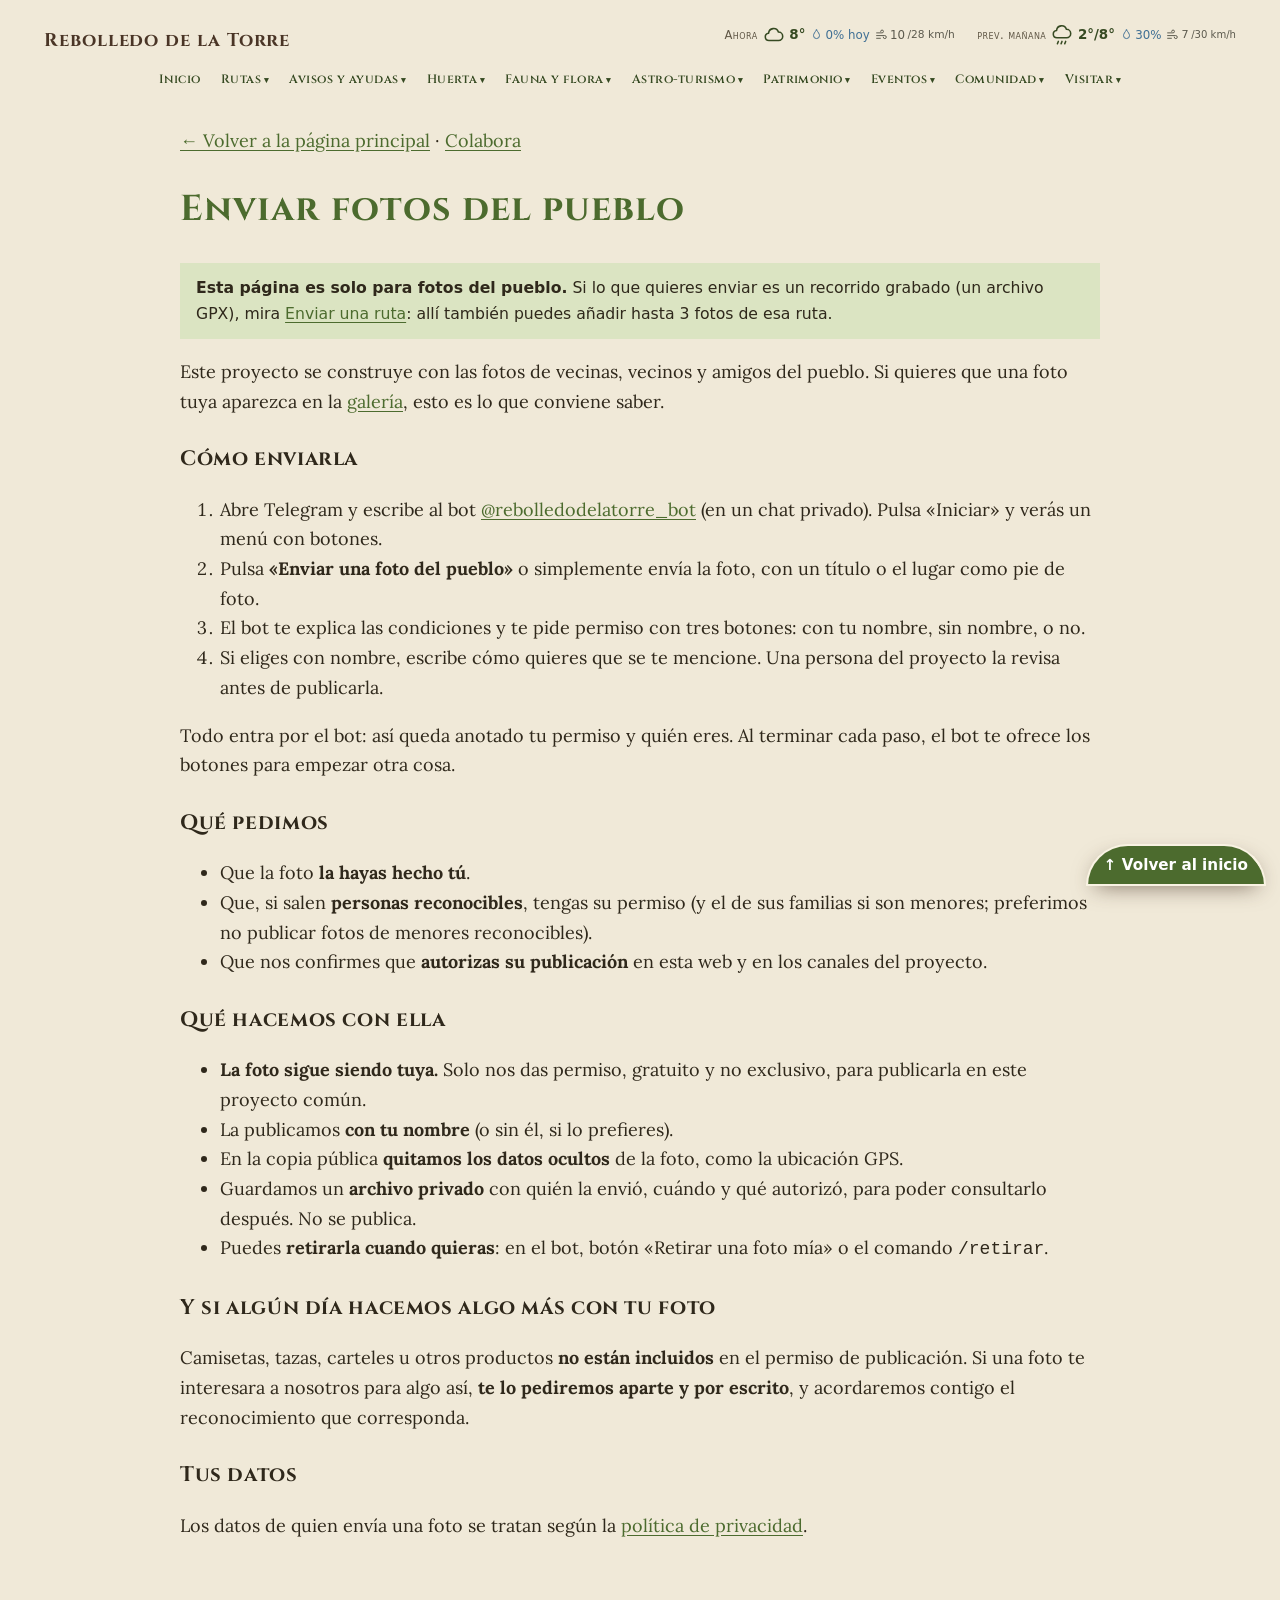
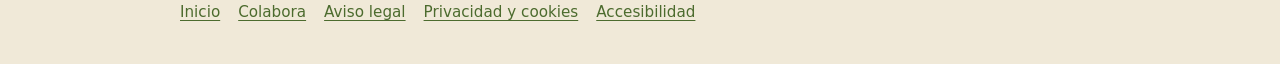
<file: enviar-fotos.html>
<!DOCTYPE html>
<html lang="es">
<head>
<meta charset="utf-8">
<meta name="viewport" content="width=device-width, initial-scale=1">
<title>Enviar fotos del pueblo · Rebolledo de la Torre</title>
<meta name="description" content="Cómo enviar tus fotos del pueblo por Telegram, qué hacemos con ellas y cómo se reconoce tu autoría.">
<link rel="stylesheet" href="css/estilo.css">
</head>
<body>
<a class="salto" href="#contenido">Saltar al contenido</a>
<header class="barra">
  <a class="marca" href="index.html">Rebolledo de la Torre</a><div class="tiempo-cab"><span class="t-ahora" hidden></span><span class="t-manana" hidden></span></div>
  <nav class="navtop" aria-label="Secciones"><a href="index.html" data-sec="inicio">Inicio</a><details class="menu" name="menu"><summary data-sec="rutas">Rutas</summary><div class="sub"><a class="todo" href="index.html#rutas">Ver toda la sección</a><a href="index.html#rutas-1">Peña Mesa</a><a href="index.html#rutas-2">Cruz de Valdeverano</a><a href="index.html#rutas-3">Mirador del norte</a><a href="index.html#rutas-4">Aporta tu ruta</a><a href="index.html#rutas-5">Las Fuerzas de la Tierra</a><a href="index.html#rutas-6">Las Tuerces y la Horadada</a><a href="index.html#rutas-7">Valdelucio y las Loras</a><a href="index.html#rutas-8">Circuito románico</a></div></details><details class="menu" name="menu"><summary data-sec="avisos">Avisos y ayudas</summary><div class="sub"><a class="todo" href="index.html#avisos">Ver toda la sección</a><a href="index.html#avisos-1">Cómo funciona esta sección</a><a href="index.html#avisos-2">Se convocan para el año 2026, subvenciones a las organizaciones…</a><a href="index.html#avisos-3">Sale a información pública un proyecto de parque eólico «Lindero» en la…</a><a href="index.html#avisos-4">Sale a información pública un proyecto de parque eólico «Castoreño» en…</a><a href="index.html#avisos-5">Sale a información pública un proyecto de línea eléctrica de alta…</a><a href="index.html#avisos-6">Se regula la concesión directa de determinadas subvenciones en el…</a><a href="index.html#avisos-7">Se modifica la Orden AAA/839/2015, de 29 de abril, por la que se…</a><a href="index.html#avisos-8">Se establece el calendario de domingos y días festivos de apertura…</a><a href="index.html#avisos-9">Se publica el Convenio con la Comunidad de Castilla y León, relativo al…</a><a href="index.html#avisos-10">Se convoca para el levantamiento de actas previas a la ocupación de…</a><a href="index.html#avisos-11">Se convoca para el levantamiento de actas previas a la ocupación de…</a><a href="index.html#avisos-12">Se da continuidad al procedimiento y se hace pública la solicitud de…</a><a href="index.html#avisos-13">Se convocan subvenciones, cofinanciadas por el Fondo Social Europeo…</a><a href="index.html#avisos-14">Se aprueba el expediente de Información Pública y definitivamente el…</a></div></details><details class="menu" name="menu"><summary data-sec="huerta">Huerta</summary><div class="sub"><a class="todo" href="index.html#huerta">Ver toda la sección</a><a href="index.html#huerta-1">Este mes en la huerta</a><a href="index.html#huerta-2">El mes que viene en la huerta</a><a href="index.html#huerta-3">Receta del mes</a><a href="index.html#huerta-4">Productos de temporada</a><a href="index.html#huerta-5">Calendario de la huerta</a><a href="index.html#huerta-6">Hortalizas y legumbres</a><a href="index.html#huerta-7">Frutales y árboles de la zona</a><a href="index.html#huerta-8">Aromáticas, medicinales y silvestres</a><a href="index.html#huerta-9">Flores</a><a href="index.html#huerta-10">Setas: temporadas y peligros</a><a href="index.html#huerta-11">Plantas peligrosas</a><a href="index.html#huerta-12">Consejos para la huerta (altitud de la zona: 958 m)</a></div></details><details class="menu" name="menu"><summary data-sec="naturaleza">Fauna y flora</summary><div class="sub"><a class="todo" href="index.html#naturaleza">Ver toda la sección</a><a href="index.html#naturaleza-1">Un territorio, muchos hábitats</a><a href="index.html#naturaleza-2">Aves de los cortados y del cielo</a><a href="index.html#naturaleza-3">Aves del campo, del pueblo y de la noche</a><a href="index.html#naturaleza-4">Calendario de las aves</a><a href="index.html#naturaleza-5">Mamíferos</a><a href="index.html#naturaleza-6">Reptiles y anfibios</a><a href="index.html#naturaleza-7">Insectos y polinizadores</a><a href="index.html#naturaleza-8">Árboles y arbustos</a><a href="index.html#naturaleza-9">Plantas y flores silvestres</a><a href="index.html#naturaleza-10">Mirar sin molestar</a></div></details><details class="menu" name="menu"><summary data-sec="astro">Astro-turismo</summary><div class="sub"><a class="todo" href="index.html#astro">Ver toda la sección</a><a href="index.html#astro-1">Dónde observar desde Rebolledo</a><a href="index.html#astro-2">Orientar el telescopio</a><a href="index.html#astro-3">Orión, el cielo de invierno</a><a href="index.html#astro-4">El Triángulo de Verano</a><a href="index.html#astro-5">El camino del Sol</a><a href="index.html#astro-6">Geoparque Las Loras</a><a href="index.html#astro-7">Observatorios</a><a href="index.html#astro-8">A qué altura mirar</a><a href="index.html#astro-9">Qué sale por dónde</a><a href="index.html#astro-10">Fases de la Luna</a><a href="index.html#astro-11">Lluvias de estrellas</a><a href="index.html#astro-12">Mirar con respeto</a></div></details><details class="menu" name="menu"><summary data-sec="patrimonio">Patrimonio</summary><div class="sub"><a class="todo" href="index.html#patrimonio">Ver toda la sección</a><a href="index.html#patrimonio-1">Iglesia románica</a><a href="index.html#patrimonio-2">La torre-castillo</a><a href="index.html#patrimonio-3">Fiestas del pueblo</a><a href="index.html#patrimonio-4">Costumbres</a></div></details><details class="menu" name="menu"><summary data-sec="eventos">Eventos</summary><div class="sub"><a class="todo" href="index.html#eventos">Ver toda la sección</a><a href="index.html#eventos-1">El eclipse en la plaza</a><a href="index.html#eventos-2">Próximo evento</a></div></details><details class="menu" name="menu"><summary data-sec="comunidad">Comunidad</summary><div class="sub"><a class="todo" href="index.html#comunidad">Ver toda la sección</a><a href="index.html#comunidad-1">Canales de Telegram</a><a href="index.html#comunidad-2">Tus fotos</a><a href="index.html#comunidad-3">Galería</a></div></details><details class="menu" name="menu"><summary data-sec="visitar">Visitar</summary><div class="sub"><a class="todo" href="index.html#visitar">Ver toda la sección</a><a href="index.html#visitar-1">Horario del Teleclub</a><a href="index.html#visitar-2">Horario de visitas a la iglesia</a><a href="index.html#visitar-3">Horario del Ayuntamiento</a><a href="index.html#visitar-4">Transporte a la demanda</a><a href="index.html#visitar-5">Cómo llegar</a><a href="index.html#visitar-6">El tiempo</a><a href="index.html#visitar-7">Contacto</a></div></details></nav>
</header>
<main id="contenido" class="envoltorio legal">
  <p><a href="index.html">← Volver a la página principal</a> · <a href="colabora.html">Colabora</a></p>
  <h1>Enviar fotos del pueblo</h1>
  <p class="aviso"><strong>Esta página es solo para fotos del pueblo.</strong> Si lo que quieres enviar es un recorrido grabado (un archivo GPX), mira <a href="enviar-rutas.html">Enviar una ruta</a>: allí también puedes añadir hasta 3 fotos de esa ruta.</p>
  <p>Este proyecto se construye con las fotos de vecinas, vecinos y amigos del pueblo. Si quieres que una foto tuya aparezca en la <a href="galeria.html">galería</a>, esto es lo que conviene saber.</p>

  <h2>Cómo enviarla</h2>
  <ol>
    <li>Abre Telegram y escribe al bot <a href="https://t.me/rebolledodelatorre_bot" rel="noopener">@rebolledodelatorre_bot</a> (en un chat privado). Pulsa «Iniciar» y verás un menú con botones.</li>
    <li>Pulsa <strong>«Enviar una foto del pueblo»</strong> o simplemente envía la foto, con un título o el lugar como pie de foto.</li>
    <li>El bot te explica las condiciones y te pide permiso con tres botones: con tu nombre, sin nombre, o no.</li>
    <li>Si eliges con nombre, escribe cómo quieres que se te mencione. Una persona del proyecto la revisa antes de publicarla.</li>
  </ol>
  <p>Todo entra por el bot: así queda anotado tu permiso y quién eres. Al terminar cada paso, el bot te ofrece los botones para empezar otra cosa.</p>

  <h2>Qué pedimos</h2>
  <ul>
    <li>Que la foto <strong>la hayas hecho tú</strong>.</li>
    <li>Que, si salen <strong>personas reconocibles</strong>, tengas su permiso (y el de sus familias si son menores; preferimos no publicar fotos de menores reconocibles).</li>
    <li>Que nos confirmes que <strong>autorizas su publicación</strong> en esta web y en los canales del proyecto.</li>
  </ul>

  <h2>Qué hacemos con ella</h2>
  <ul>
    <li><strong>La foto sigue siendo tuya.</strong> Solo nos das permiso, gratuito y no exclusivo, para publicarla en este proyecto común.</li>
    <li>La publicamos <strong>con tu nombre</strong> (o sin él, si lo prefieres).</li>
    <li>En la copia pública <strong>quitamos los datos ocultos</strong> de la foto, como la ubicación GPS.</li>
    <li>Guardamos un <strong>archivo privado</strong> con quién la envió, cuándo y qué autorizó, para poder consultarlo después. No se publica.</li>
    <li>Puedes <strong>retirarla cuando quieras</strong>: en el bot, botón «Retirar una foto mía» o el comando <code>/retirar</code>.</li>
  </ul>

  <h2>Y si algún día hacemos algo más con tu foto</h2>
  <p>Camisetas, tazas, carteles u otros productos <strong>no están incluidos</strong> en el permiso de publicación. Si una foto te interesara a nosotros para algo así, <strong>te lo pediremos aparte y por escrito</strong>, y acordaremos contigo el reconocimiento que corresponda.</p>

  <h2>Tus datos</h2>
  <p>Los datos de quien envía una foto se tratan según la <a href="privacidad.html">política de privacidad</a>.</p>
</main>
<footer><div class="envoltorio"><ul><li><a href="index.html">Inicio</a></li><li><a href="colabora.html">Colabora</a></li><li><a href="aviso-legal.html">Aviso legal</a></li><li><a href="privacidad.html">Privacidad y cookies</a></li><li><a href="accesibilidad.html">Accesibilidad</a></li></ul></div></footer>
<a class="volver" href="index.html">↑ Volver al inicio</a>
<script src="js/tiempo.js" defer></script>
</body>
</html>
</file>
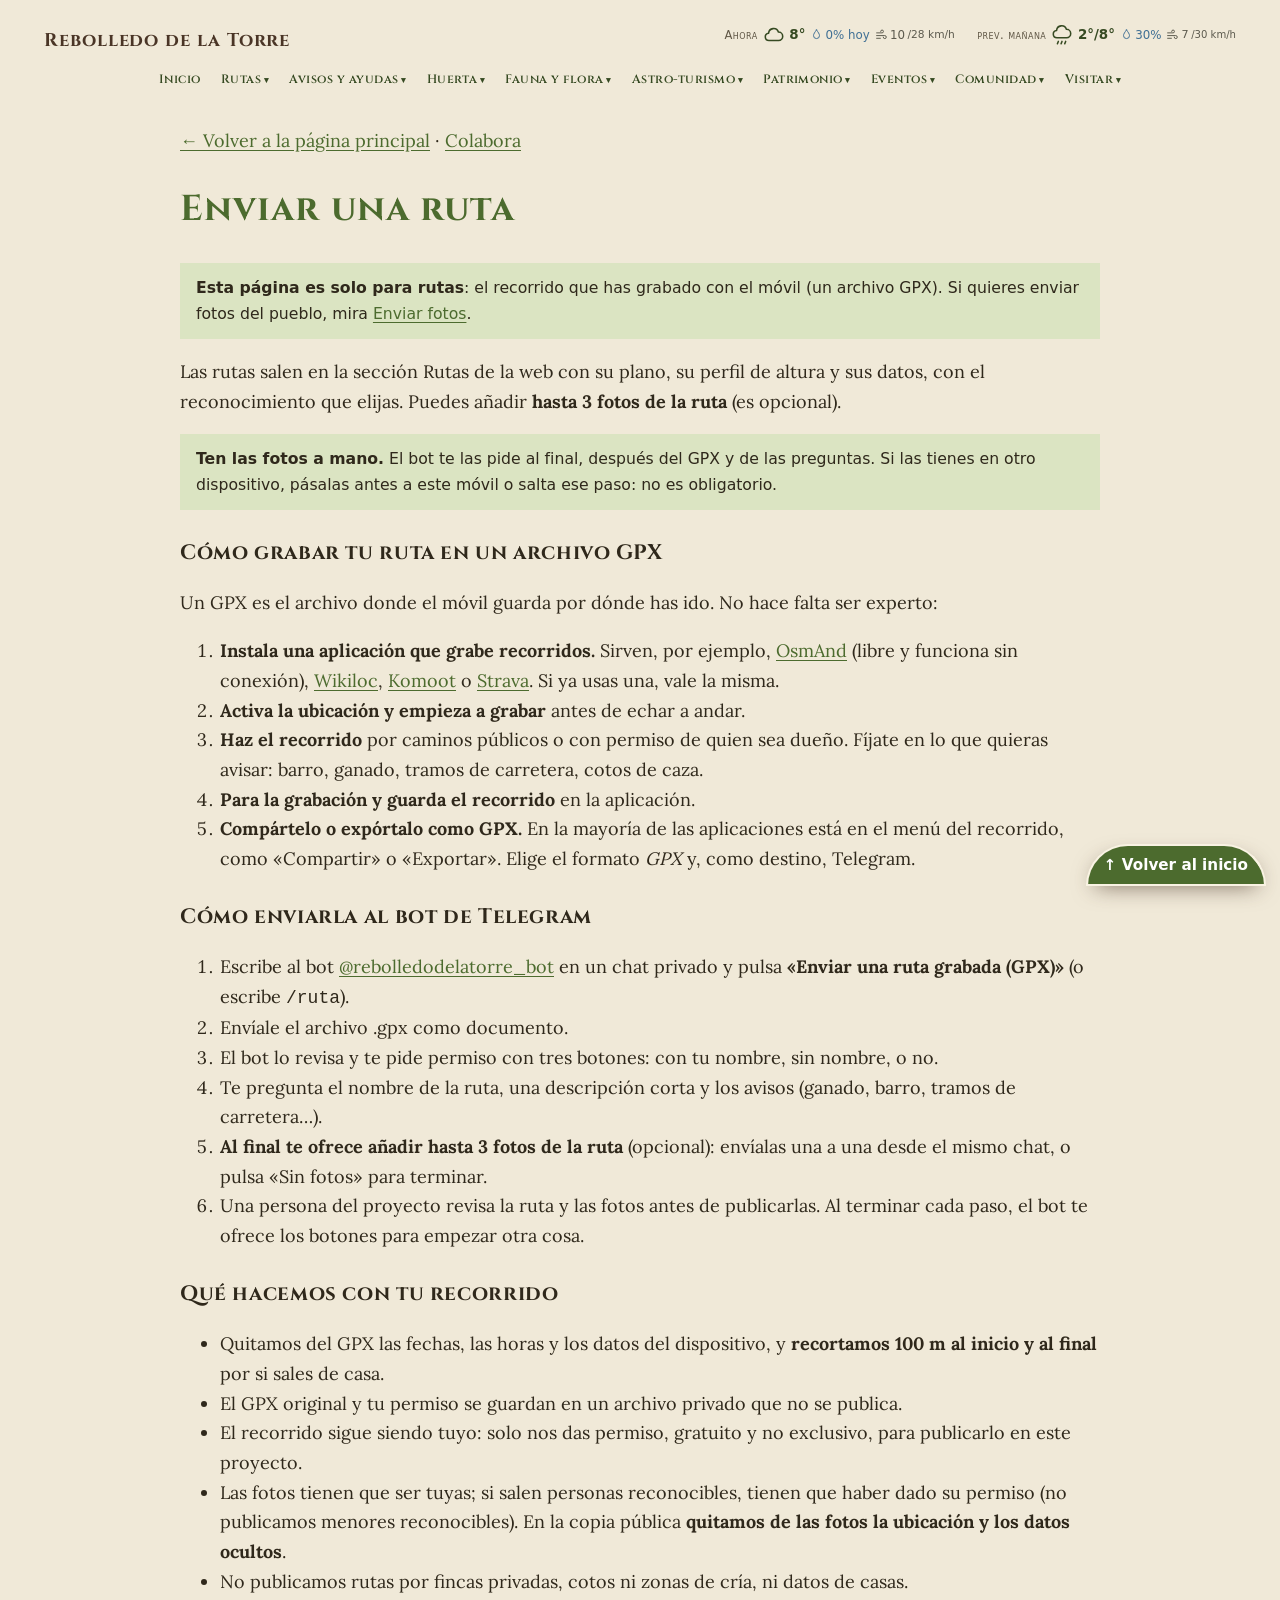
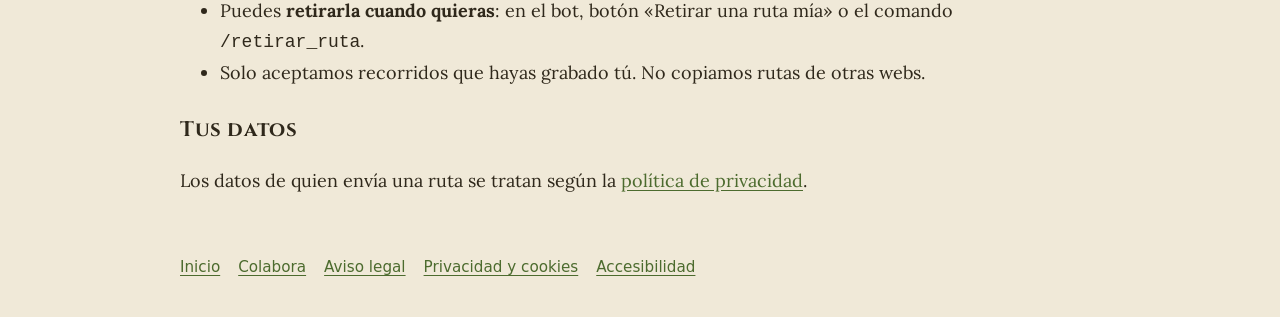
<file: enviar-rutas.html>
<!DOCTYPE html>
<html lang="es">
<head>
<meta charset="utf-8">
<meta name="viewport" content="width=device-width, initial-scale=1">
<title>Enviar una ruta · Rebolledo de la Torre</title>
<meta name="description" content="Cómo grabar un recorrido en GPX y enviarlo por Telegram para la sección Rutas, qué hacemos con él y cómo retirarlo.">
<link rel="stylesheet" href="css/estilo.css">
</head>
<body>
<a class="salto" href="#contenido">Saltar al contenido</a>
<header class="barra">
  <a class="marca" href="index.html">Rebolledo de la Torre</a><div class="tiempo-cab"><span class="t-ahora" hidden></span><span class="t-manana" hidden></span></div>
  <nav class="navtop" aria-label="Secciones"><a href="index.html" data-sec="inicio">Inicio</a><details class="menu" name="menu"><summary data-sec="rutas">Rutas</summary><div class="sub"><a class="todo" href="index.html#rutas">Ver toda la sección</a><a href="index.html#rutas-1">Peña Mesa</a><a href="index.html#rutas-2">Cruz de Valdeverano</a><a href="index.html#rutas-3">Mirador del norte</a><a href="index.html#rutas-4">Aporta tu ruta</a><a href="index.html#rutas-5">Las Fuerzas de la Tierra</a><a href="index.html#rutas-6">Las Tuerces y la Horadada</a><a href="index.html#rutas-7">Valdelucio y las Loras</a><a href="index.html#rutas-8">Circuito románico</a></div></details><details class="menu" name="menu"><summary data-sec="avisos">Avisos y ayudas</summary><div class="sub"><a class="todo" href="index.html#avisos">Ver toda la sección</a><a href="index.html#avisos-1">Cómo funciona esta sección</a><a href="index.html#avisos-2">Se convocan para el año 2026, subvenciones a las organizaciones…</a><a href="index.html#avisos-3">Sale a información pública un proyecto de parque eólico «Lindero» en la…</a><a href="index.html#avisos-4">Sale a información pública un proyecto de parque eólico «Castoreño» en…</a><a href="index.html#avisos-5">Sale a información pública un proyecto de línea eléctrica de alta…</a><a href="index.html#avisos-6">Se regula la concesión directa de determinadas subvenciones en el…</a><a href="index.html#avisos-7">Se modifica la Orden AAA/839/2015, de 29 de abril, por la que se…</a><a href="index.html#avisos-8">Se establece el calendario de domingos y días festivos de apertura…</a><a href="index.html#avisos-9">Se publica el Convenio con la Comunidad de Castilla y León, relativo al…</a><a href="index.html#avisos-10">Se convoca para el levantamiento de actas previas a la ocupación de…</a><a href="index.html#avisos-11">Se convoca para el levantamiento de actas previas a la ocupación de…</a><a href="index.html#avisos-12">Se da continuidad al procedimiento y se hace pública la solicitud de…</a><a href="index.html#avisos-13">Se convocan subvenciones, cofinanciadas por el Fondo Social Europeo…</a><a href="index.html#avisos-14">Se aprueba el expediente de Información Pública y definitivamente el…</a></div></details><details class="menu" name="menu"><summary data-sec="huerta">Huerta</summary><div class="sub"><a class="todo" href="index.html#huerta">Ver toda la sección</a><a href="index.html#huerta-1">Este mes en la huerta</a><a href="index.html#huerta-2">El mes que viene en la huerta</a><a href="index.html#huerta-3">Receta del mes</a><a href="index.html#huerta-4">Productos de temporada</a><a href="index.html#huerta-5">Calendario de la huerta</a><a href="index.html#huerta-6">Hortalizas y legumbres</a><a href="index.html#huerta-7">Frutales y árboles de la zona</a><a href="index.html#huerta-8">Aromáticas, medicinales y silvestres</a><a href="index.html#huerta-9">Flores</a><a href="index.html#huerta-10">Setas: temporadas y peligros</a><a href="index.html#huerta-11">Plantas peligrosas</a><a href="index.html#huerta-12">Consejos para la huerta (altitud de la zona: 958 m)</a></div></details><details class="menu" name="menu"><summary data-sec="naturaleza">Fauna y flora</summary><div class="sub"><a class="todo" href="index.html#naturaleza">Ver toda la sección</a><a href="index.html#naturaleza-1">Un territorio, muchos hábitats</a><a href="index.html#naturaleza-2">Aves de los cortados y del cielo</a><a href="index.html#naturaleza-3">Aves del campo, del pueblo y de la noche</a><a href="index.html#naturaleza-4">Calendario de las aves</a><a href="index.html#naturaleza-5">Mamíferos</a><a href="index.html#naturaleza-6">Reptiles y anfibios</a><a href="index.html#naturaleza-7">Insectos y polinizadores</a><a href="index.html#naturaleza-8">Árboles y arbustos</a><a href="index.html#naturaleza-9">Plantas y flores silvestres</a><a href="index.html#naturaleza-10">Mirar sin molestar</a></div></details><details class="menu" name="menu"><summary data-sec="astro">Astro-turismo</summary><div class="sub"><a class="todo" href="index.html#astro">Ver toda la sección</a><a href="index.html#astro-1">Dónde observar desde Rebolledo</a><a href="index.html#astro-2">Orientar el telescopio</a><a href="index.html#astro-3">Orión, el cielo de invierno</a><a href="index.html#astro-4">El Triángulo de Verano</a><a href="index.html#astro-5">El camino del Sol</a><a href="index.html#astro-6">Geoparque Las Loras</a><a href="index.html#astro-7">Observatorios</a><a href="index.html#astro-8">A qué altura mirar</a><a href="index.html#astro-9">Qué sale por dónde</a><a href="index.html#astro-10">Fases de la Luna</a><a href="index.html#astro-11">Lluvias de estrellas</a><a href="index.html#astro-12">Mirar con respeto</a></div></details><details class="menu" name="menu"><summary data-sec="patrimonio">Patrimonio</summary><div class="sub"><a class="todo" href="index.html#patrimonio">Ver toda la sección</a><a href="index.html#patrimonio-1">Iglesia románica</a><a href="index.html#patrimonio-2">La torre-castillo</a><a href="index.html#patrimonio-3">Fiestas del pueblo</a><a href="index.html#patrimonio-4">Costumbres</a></div></details><details class="menu" name="menu"><summary data-sec="eventos">Eventos</summary><div class="sub"><a class="todo" href="index.html#eventos">Ver toda la sección</a><a href="index.html#eventos-1">El eclipse en la plaza</a><a href="index.html#eventos-2">Próximo evento</a></div></details><details class="menu" name="menu"><summary data-sec="comunidad">Comunidad</summary><div class="sub"><a class="todo" href="index.html#comunidad">Ver toda la sección</a><a href="index.html#comunidad-1">Canales de Telegram</a><a href="index.html#comunidad-2">Tus fotos</a><a href="index.html#comunidad-3">Galería</a></div></details><details class="menu" name="menu"><summary data-sec="visitar">Visitar</summary><div class="sub"><a class="todo" href="index.html#visitar">Ver toda la sección</a><a href="index.html#visitar-1">Horario del Teleclub</a><a href="index.html#visitar-2">Horario de visitas a la iglesia</a><a href="index.html#visitar-3">Horario del Ayuntamiento</a><a href="index.html#visitar-4">Transporte a la demanda</a><a href="index.html#visitar-5">Cómo llegar</a><a href="index.html#visitar-6">El tiempo</a><a href="index.html#visitar-7">Contacto</a></div></details></nav>
</header>
<main id="contenido" class="envoltorio legal">
  <p><a href="index.html">← Volver a la página principal</a> · <a href="colabora.html">Colabora</a></p>
  <h1>Enviar una ruta</h1>
  <p class="aviso"><strong>Esta página es solo para rutas</strong>: el recorrido que has grabado con el móvil (un archivo GPX). Si quieres enviar fotos del pueblo, mira <a href="enviar-fotos.html">Enviar fotos</a>.</p>
  <p>Las rutas salen en la sección Rutas de la web con su plano, su perfil de altura y sus datos, con el reconocimiento que elijas. Puedes añadir <strong>hasta 3 fotos de la ruta</strong> (es opcional).</p>
  <p class="aviso"><strong>Ten las fotos a mano.</strong> El bot te las pide al final, después del GPX y de las preguntas. Si las tienes en otro dispositivo, pásalas antes a este móvil o salta ese paso: no es obligatorio.</p>

  <h2 id="gpx">Cómo grabar tu ruta en un archivo GPX</h2>
  <p>Un GPX es el archivo donde el móvil guarda por dónde has ido. No hace falta ser experto:</p>
  <ol>
    <li><strong>Instala una aplicación que grabe recorridos.</strong> Sirven, por ejemplo, <a href="https://osmand.net" rel="noopener">OsmAnd</a> (libre y funciona sin conexión), <a href="https://www.wikiloc.com" rel="noopener">Wikiloc</a>, <a href="https://www.komoot.com" rel="noopener">Komoot</a> o <a href="https://www.strava.com" rel="noopener">Strava</a>. Si ya usas una, vale la misma.</li>
    <li><strong>Activa la ubicación y empieza a grabar</strong> antes de echar a andar.</li>
    <li><strong>Haz el recorrido</strong> por caminos públicos o con permiso de quien sea dueño. Fíjate en lo que quieras avisar: barro, ganado, tramos de carretera, cotos de caza.</li>
    <li><strong>Para la grabación y guarda el recorrido</strong> en la aplicación.</li>
    <li><strong>Compártelo o expórtalo como GPX.</strong> En la mayoría de las aplicaciones está en el menú del recorrido, como «Compartir» o «Exportar». Elige el formato <em>GPX</em> y, como destino, Telegram.</li>
  </ol>

  <h2>Cómo enviarla al bot de Telegram</h2>
  <ol>
    <li>Escribe al bot <a href="https://t.me/rebolledodelatorre_bot" rel="noopener">@rebolledodelatorre_bot</a> en un chat privado y pulsa <strong>«Enviar una ruta grabada (GPX)»</strong> (o escribe <code>/ruta</code>).</li>
    <li>Envíale el archivo .gpx como documento.</li>
    <li>El bot lo revisa y te pide permiso con tres botones: con tu nombre, sin nombre, o no.</li>
    <li>Te pregunta el nombre de la ruta, una descripción corta y los avisos (ganado, barro, tramos de carretera…).</li>
    <li><strong>Al final te ofrece añadir hasta 3 fotos de la ruta</strong> (opcional): envíalas una a una desde el mismo chat, o pulsa «Sin fotos» para terminar.</li>
    <li>Una persona del proyecto revisa la ruta y las fotos antes de publicarlas. Al terminar cada paso, el bot te ofrece los botones para empezar otra cosa.</li>
  </ol>

  <h2>Qué hacemos con tu recorrido</h2>
  <ul>
    <li>Quitamos del GPX las fechas, las horas y los datos del dispositivo, y <strong>recortamos 100 m al inicio y al final</strong> por si sales de casa.</li>
    <li>El GPX original y tu permiso se guardan en un archivo privado que no se publica.</li>
    <li>El recorrido sigue siendo tuyo: solo nos das permiso, gratuito y no exclusivo, para publicarlo en este proyecto.</li>
    <li>Las fotos tienen que ser tuyas; si salen personas reconocibles, tienen que haber dado su permiso (no publicamos menores reconocibles). En la copia pública <strong>quitamos de las fotos la ubicación y los datos ocultos</strong>.</li>
    <li>No publicamos rutas por fincas privadas, cotos ni zonas de cría, ni datos de casas.</li>
    <li>Puedes <strong>retirarla cuando quieras</strong>: en el bot, botón «Retirar una ruta mía» o el comando <code>/retirar_ruta</code>.</li>
    <li>Solo aceptamos recorridos que hayas grabado tú. No copiamos rutas de otras webs.</li>
  </ul>

  <h2>Tus datos</h2>
  <p>Los datos de quien envía una ruta se tratan según la <a href="privacidad.html">política de privacidad</a>.</p>
</main>
<footer><div class="envoltorio"><ul><li><a href="index.html">Inicio</a></li><li><a href="colabora.html">Colabora</a></li><li><a href="aviso-legal.html">Aviso legal</a></li><li><a href="privacidad.html">Privacidad y cookies</a></li><li><a href="accesibilidad.html">Accesibilidad</a></li></ul></div></footer>
<a class="volver" href="index.html">↑ Volver al inicio</a>
<script src="js/tiempo.js" defer></script>
</body>
</html>
</file>
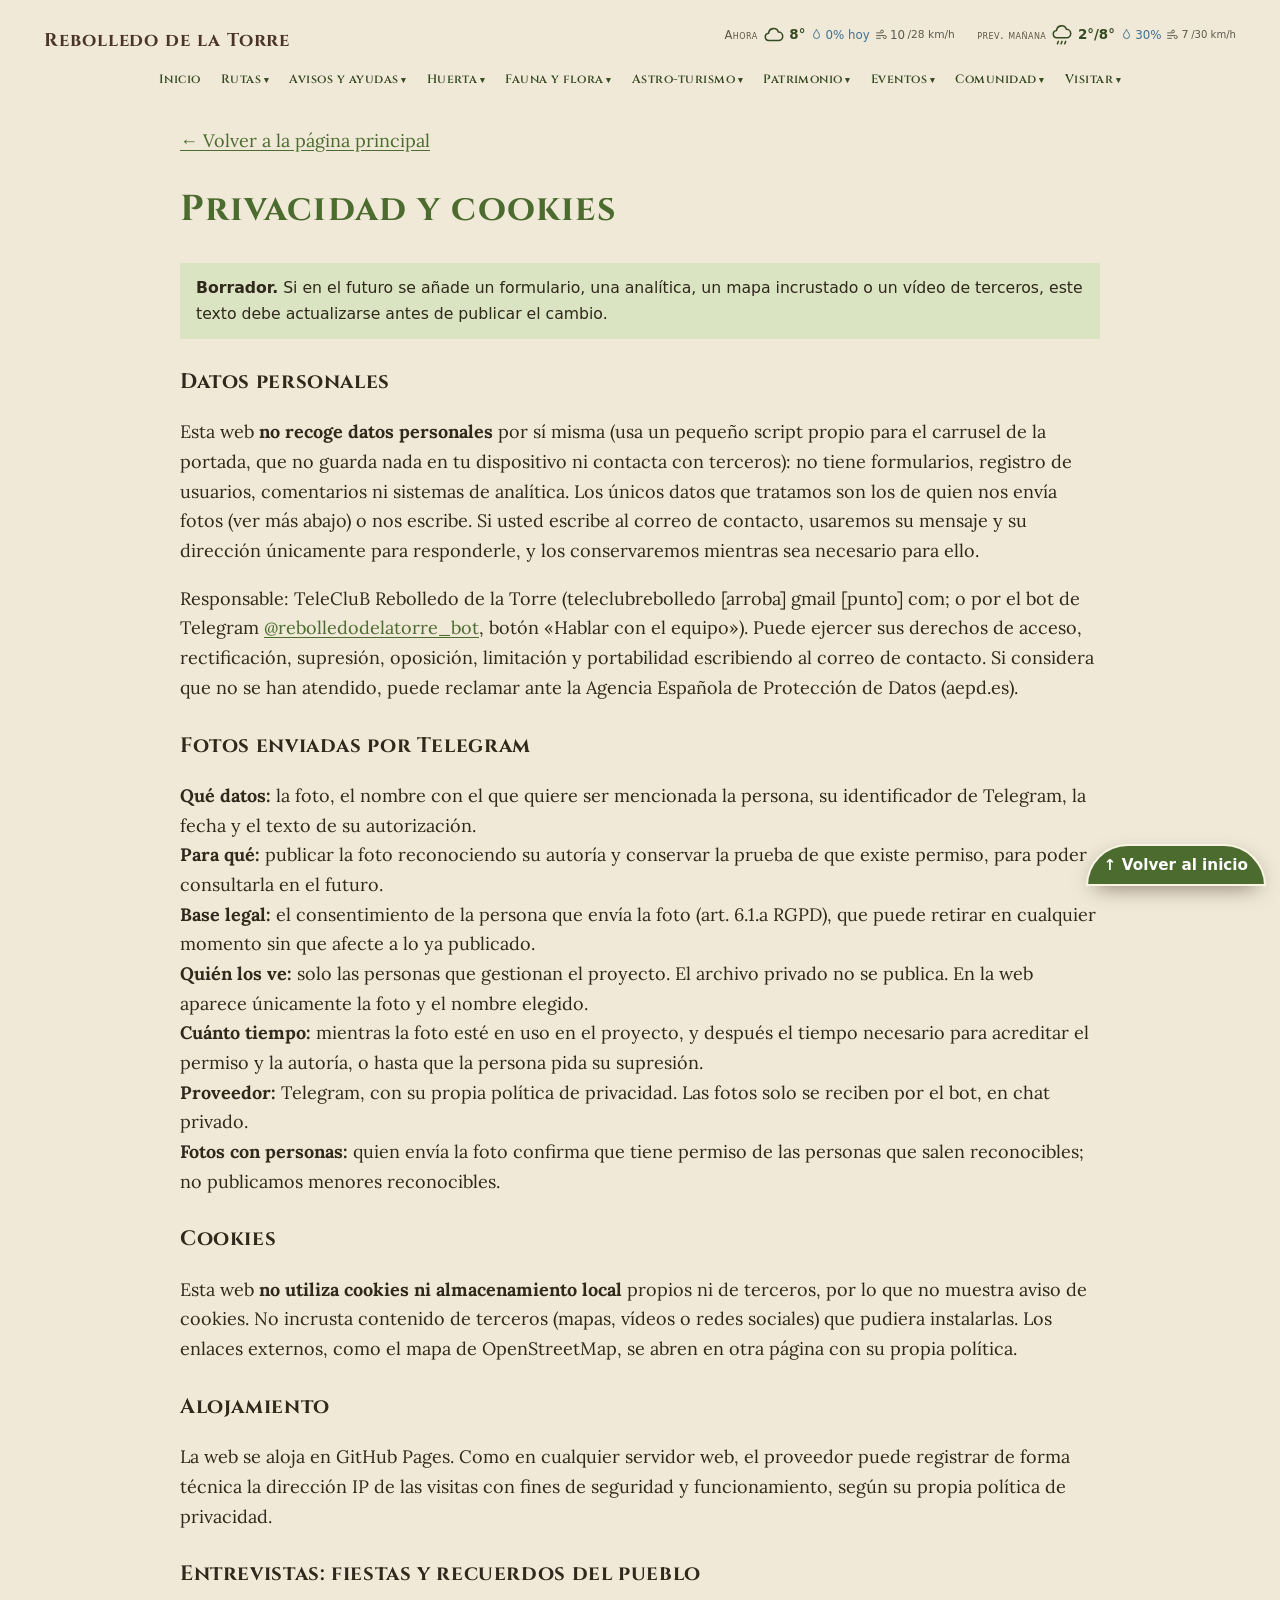
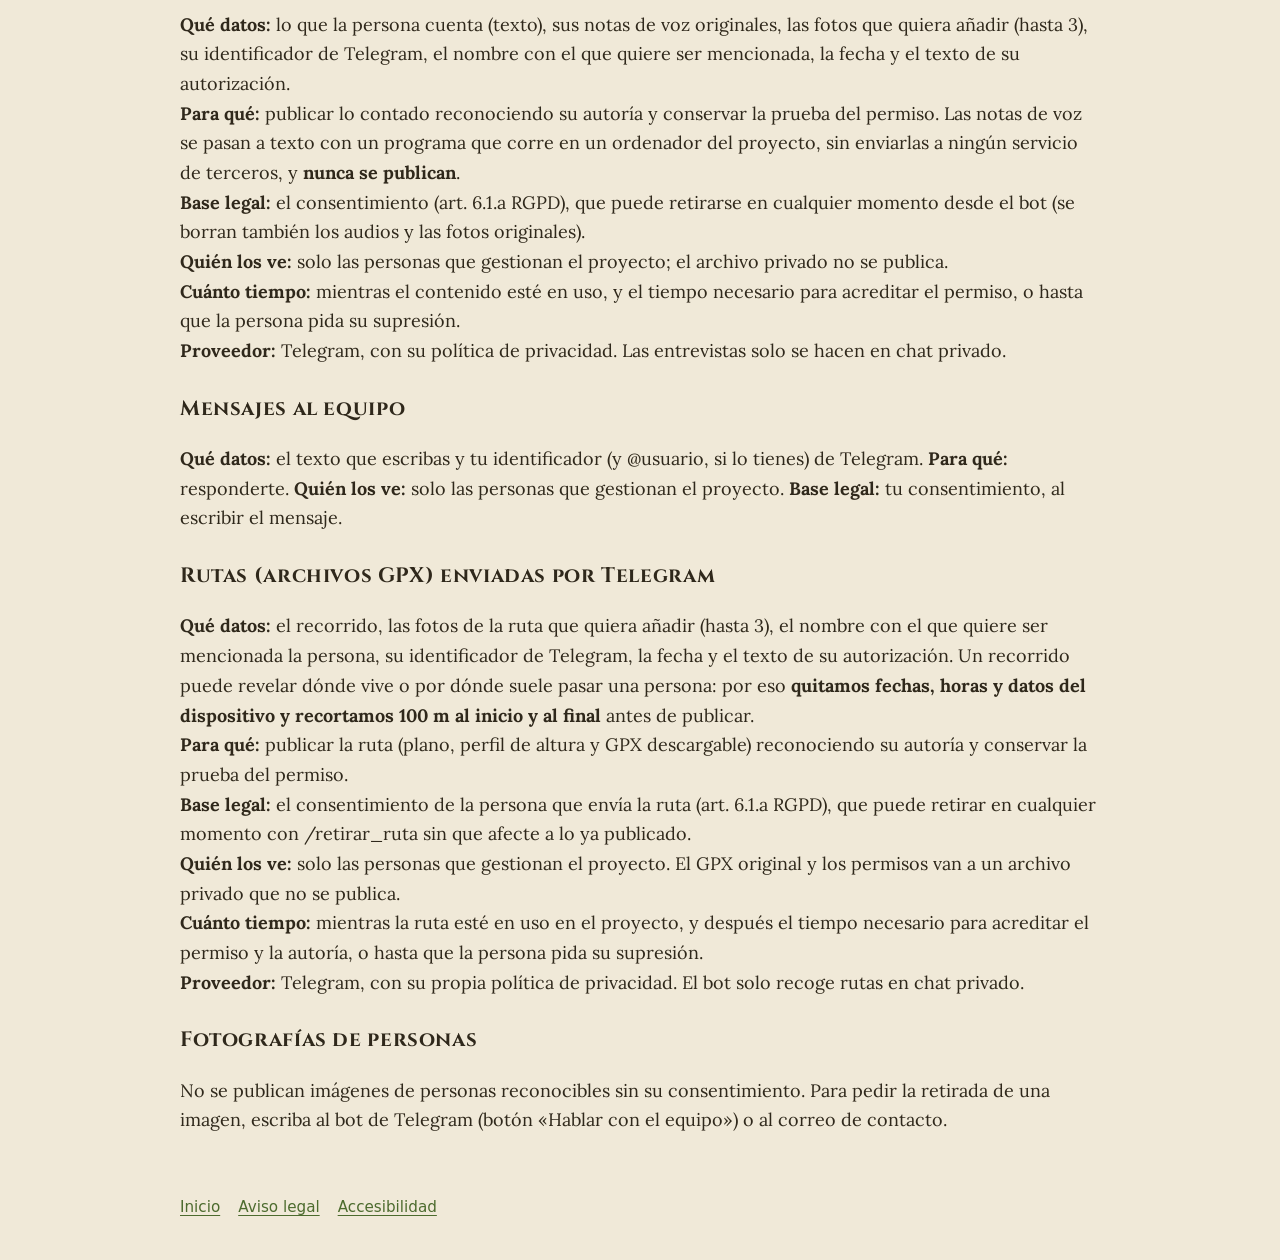
<file: privacidad.html>
<!DOCTYPE html>
<html lang="es">
<head>
<meta charset="utf-8">
<meta name="viewport" content="width=device-width, initial-scale=1">
<title>Privacidad y cookies · Rebolledo de la Torre</title>
<meta name="robots" content="noindex,follow">
<link rel="stylesheet" href="css/estilo.css">
</head>
<body>
<a class="salto" href="#contenido">Saltar al contenido</a>
<header class="barra">
  <a class="marca" href="index.html">Rebolledo de la Torre</a><div class="tiempo-cab"><span class="t-ahora" hidden></span><span class="t-manana" hidden></span></div>
  <nav class="navtop" aria-label="Secciones"><a href="index.html" data-sec="inicio">Inicio</a><details class="menu" name="menu"><summary data-sec="rutas">Rutas</summary><div class="sub"><a class="todo" href="index.html#rutas">Ver toda la sección</a><a href="index.html#rutas-1">Peña Mesa</a><a href="index.html#rutas-2">Cruz de Valdeverano</a><a href="index.html#rutas-3">Mirador del norte</a><a href="index.html#rutas-4">Aporta tu ruta</a><a href="index.html#rutas-5">Las Fuerzas de la Tierra</a><a href="index.html#rutas-6">Las Tuerces y la Horadada</a><a href="index.html#rutas-7">Valdelucio y las Loras</a><a href="index.html#rutas-8">Circuito románico</a></div></details><details class="menu" name="menu"><summary data-sec="avisos">Avisos y ayudas</summary><div class="sub"><a class="todo" href="index.html#avisos">Ver toda la sección</a><a href="index.html#avisos-1">Cómo funciona esta sección</a><a href="index.html#avisos-2">Se convocan para el año 2026, subvenciones a las organizaciones…</a><a href="index.html#avisos-3">Sale a información pública un proyecto de parque eólico «Lindero» en la…</a><a href="index.html#avisos-4">Sale a información pública un proyecto de parque eólico «Castoreño» en…</a><a href="index.html#avisos-5">Sale a información pública un proyecto de línea eléctrica de alta…</a><a href="index.html#avisos-6">Se regula la concesión directa de determinadas subvenciones en el…</a><a href="index.html#avisos-7">Se modifica la Orden AAA/839/2015, de 29 de abril, por la que se…</a><a href="index.html#avisos-8">Se establece el calendario de domingos y días festivos de apertura…</a><a href="index.html#avisos-9">Se publica el Convenio con la Comunidad de Castilla y León, relativo al…</a><a href="index.html#avisos-10">Se convoca para el levantamiento de actas previas a la ocupación de…</a><a href="index.html#avisos-11">Se convoca para el levantamiento de actas previas a la ocupación de…</a><a href="index.html#avisos-12">Se da continuidad al procedimiento y se hace pública la solicitud de…</a><a href="index.html#avisos-13">Se convocan subvenciones, cofinanciadas por el Fondo Social Europeo…</a><a href="index.html#avisos-14">Se aprueba el expediente de Información Pública y definitivamente el…</a></div></details><details class="menu" name="menu"><summary data-sec="huerta">Huerta</summary><div class="sub"><a class="todo" href="index.html#huerta">Ver toda la sección</a><a href="index.html#huerta-1">Este mes en la huerta</a><a href="index.html#huerta-2">El mes que viene en la huerta</a><a href="index.html#huerta-3">Receta del mes</a><a href="index.html#huerta-4">Productos de temporada</a><a href="index.html#huerta-5">Calendario de la huerta</a><a href="index.html#huerta-6">Hortalizas y legumbres</a><a href="index.html#huerta-7">Frutales y árboles de la zona</a><a href="index.html#huerta-8">Aromáticas, medicinales y silvestres</a><a href="index.html#huerta-9">Flores</a><a href="index.html#huerta-10">Setas: temporadas y peligros</a><a href="index.html#huerta-11">Plantas peligrosas</a><a href="index.html#huerta-12">Consejos para la huerta (altitud de la zona: 958 m)</a></div></details><details class="menu" name="menu"><summary data-sec="naturaleza">Fauna y flora</summary><div class="sub"><a class="todo" href="index.html#naturaleza">Ver toda la sección</a><a href="index.html#naturaleza-1">Un territorio, muchos hábitats</a><a href="index.html#naturaleza-2">Aves de los cortados y del cielo</a><a href="index.html#naturaleza-3">Aves del campo, del pueblo y de la noche</a><a href="index.html#naturaleza-4">Calendario de las aves</a><a href="index.html#naturaleza-5">Mamíferos</a><a href="index.html#naturaleza-6">Reptiles y anfibios</a><a href="index.html#naturaleza-7">Insectos y polinizadores</a><a href="index.html#naturaleza-8">Árboles y arbustos</a><a href="index.html#naturaleza-9">Plantas y flores silvestres</a><a href="index.html#naturaleza-10">Mirar sin molestar</a></div></details><details class="menu" name="menu"><summary data-sec="astro">Astro-turismo</summary><div class="sub"><a class="todo" href="index.html#astro">Ver toda la sección</a><a href="index.html#astro-1">Dónde observar desde Rebolledo</a><a href="index.html#astro-2">Orientar el telescopio</a><a href="index.html#astro-3">Orión, el cielo de invierno</a><a href="index.html#astro-4">El Triángulo de Verano</a><a href="index.html#astro-5">El camino del Sol</a><a href="index.html#astro-6">Geoparque Las Loras</a><a href="index.html#astro-7">Observatorios</a><a href="index.html#astro-8">A qué altura mirar</a><a href="index.html#astro-9">Qué sale por dónde</a><a href="index.html#astro-10">Fases de la Luna</a><a href="index.html#astro-11">Lluvias de estrellas</a><a href="index.html#astro-12">Mirar con respeto</a></div></details><details class="menu" name="menu"><summary data-sec="patrimonio">Patrimonio</summary><div class="sub"><a class="todo" href="index.html#patrimonio">Ver toda la sección</a><a href="index.html#patrimonio-1">Iglesia románica</a><a href="index.html#patrimonio-2">La torre-castillo</a><a href="index.html#patrimonio-3">Fiestas del pueblo</a><a href="index.html#patrimonio-4">Costumbres</a></div></details><details class="menu" name="menu"><summary data-sec="eventos">Eventos</summary><div class="sub"><a class="todo" href="index.html#eventos">Ver toda la sección</a><a href="index.html#eventos-1">El eclipse en la plaza</a><a href="index.html#eventos-2">Próximo evento</a></div></details><details class="menu" name="menu"><summary data-sec="comunidad">Comunidad</summary><div class="sub"><a class="todo" href="index.html#comunidad">Ver toda la sección</a><a href="index.html#comunidad-1">Canales de Telegram</a><a href="index.html#comunidad-2">Tus fotos</a><a href="index.html#comunidad-3">Galería</a></div></details><details class="menu" name="menu"><summary data-sec="visitar">Visitar</summary><div class="sub"><a class="todo" href="index.html#visitar">Ver toda la sección</a><a href="index.html#visitar-1">Horario del Teleclub</a><a href="index.html#visitar-2">Horario de visitas a la iglesia</a><a href="index.html#visitar-3">Horario del Ayuntamiento</a><a href="index.html#visitar-4">Transporte a la demanda</a><a href="index.html#visitar-5">Cómo llegar</a><a href="index.html#visitar-6">El tiempo</a><a href="index.html#visitar-7">Contacto</a></div></details></nav>
</header>
<main id="contenido" class="envoltorio legal">
  <p><a href="index.html">← Volver a la página principal</a></p>
  <h1>Privacidad y cookies</h1>
  <p class="aviso"><strong>Borrador.</strong> Si en el futuro se añade un formulario, una analítica, un mapa incrustado o un vídeo de terceros, este texto debe actualizarse antes de publicar el cambio.</p>

  <h2>Datos personales</h2>
  <p>Esta web <strong>no recoge datos personales</strong> por sí misma (usa un pequeño script propio para el carrusel de la portada, que no guarda nada en tu dispositivo ni contacta con terceros): no tiene formularios, registro de usuarios, comentarios ni sistemas de analítica. Los únicos datos que tratamos son los de quien nos envía fotos (ver más abajo) o nos escribe. Si usted escribe al correo de contacto, usaremos su mensaje y su dirección únicamente para responderle, y los conservaremos mientras sea necesario para ello.</p>
  <p>Responsable: TeleCluB Rebolledo de la Torre (teleclubrebolledo [arroba] gmail [punto] com; o por el bot de Telegram <a href="https://t.me/rebolledodelatorre_bot" rel="noopener">@rebolledodelatorre_bot</a>, botón «Hablar con el equipo»). Puede ejercer sus derechos de acceso, rectificación, supresión, oposición, limitación y portabilidad escribiendo al correo de contacto. Si considera que no se han atendido, puede reclamar ante la Agencia Española de Protección de Datos (aepd.es).</p>

  <h2>Fotos enviadas por Telegram</h2>
  <p><strong>Qué datos:</strong> la foto, el nombre con el que quiere ser mencionada la persona, su identificador de Telegram, la fecha y el texto de su autorización.<br>
  <strong>Para qué:</strong> publicar la foto reconociendo su autoría y conservar la prueba de que existe permiso, para poder consultarla en el futuro.<br>
  <strong>Base legal:</strong> el consentimiento de la persona que envía la foto (art. 6.1.a RGPD), que puede retirar en cualquier momento sin que afecte a lo ya publicado.<br>
  <strong>Quién los ve:</strong> solo las personas que gestionan el proyecto. El archivo privado no se publica. En la web aparece únicamente la foto y el nombre elegido.<br>
  <strong>Cuánto tiempo:</strong> mientras la foto esté en uso en el proyecto, y después el tiempo necesario para acreditar el permiso y la autoría, o hasta que la persona pida su supresión.<br>
  <strong>Proveedor:</strong> Telegram, con su propia política de privacidad. Las fotos solo se reciben por el bot, en chat privado.<br>
  <strong>Fotos con personas:</strong> quien envía la foto confirma que tiene permiso de las personas que salen reconocibles; no publicamos menores reconocibles.</p>

  <h2>Cookies</h2>
  <p>Esta web <strong>no utiliza cookies ni almacenamiento local</strong> propios ni de terceros, por lo que no muestra aviso de cookies. No incrusta contenido de terceros (mapas, vídeos o redes sociales) que pudiera instalarlas. Los enlaces externos, como el mapa de OpenStreetMap, se abren en otra página con su propia política.</p>

  <h2>Alojamiento</h2>
  <p>La web se aloja en GitHub Pages. Como en cualquier servidor web, el proveedor puede registrar de forma técnica la dirección IP de las visitas con fines de seguridad y funcionamiento, según su propia política de privacidad.</p>

  <h2>Entrevistas: fiestas y recuerdos del pueblo</h2>
  <p><strong>Qué datos:</strong> lo que la persona cuenta (texto), sus notas de voz originales, las fotos que quiera añadir (hasta 3), su identificador de Telegram, el nombre con el que quiere ser mencionada, la fecha y el texto de su autorización.<br>
  <strong>Para qué:</strong> publicar lo contado reconociendo su autoría y conservar la prueba del permiso. Las notas de voz se pasan a texto con un programa que corre en un ordenador del proyecto, sin enviarlas a ningún servicio de terceros, y <strong>nunca se publican</strong>.<br>
  <strong>Base legal:</strong> el consentimiento (art. 6.1.a RGPD), que puede retirarse en cualquier momento desde el bot (se borran también los audios y las fotos originales).<br>
  <strong>Quién los ve:</strong> solo las personas que gestionan el proyecto; el archivo privado no se publica.<br>
  <strong>Cuánto tiempo:</strong> mientras el contenido esté en uso, y el tiempo necesario para acreditar el permiso, o hasta que la persona pida su supresión.<br>
  <strong>Proveedor:</strong> Telegram, con su política de privacidad. Las entrevistas solo se hacen en chat privado.</p>

  <h2>Mensajes al equipo</h2>
  <p><strong>Qué datos:</strong> el texto que escribas y tu identificador (y @usuario, si lo tienes) de Telegram. <strong>Para qué:</strong> responderte. <strong>Quién los ve:</strong> solo las personas que gestionan el proyecto. <strong>Base legal:</strong> tu consentimiento, al escribir el mensaje.</p>

  <h2>Rutas (archivos GPX) enviadas por Telegram</h2>
  <p><strong>Qué datos:</strong> el recorrido, las fotos de la ruta que quiera añadir (hasta 3), el nombre con el que quiere ser mencionada la persona, su identificador de Telegram, la fecha y el texto de su autorización. Un recorrido puede revelar dónde vive o por dónde suele pasar una persona: por eso <strong>quitamos fechas, horas y datos del dispositivo y recortamos 100 m al inicio y al final</strong> antes de publicar.<br>
  <strong>Para qué:</strong> publicar la ruta (plano, perfil de altura y GPX descargable) reconociendo su autoría y conservar la prueba del permiso.<br>
  <strong>Base legal:</strong> el consentimiento de la persona que envía la ruta (art. 6.1.a RGPD), que puede retirar en cualquier momento con /retirar_ruta sin que afecte a lo ya publicado.<br>
  <strong>Quién los ve:</strong> solo las personas que gestionan el proyecto. El GPX original y los permisos van a un archivo privado que no se publica.<br>
  <strong>Cuánto tiempo:</strong> mientras la ruta esté en uso en el proyecto, y después el tiempo necesario para acreditar el permiso y la autoría, o hasta que la persona pida su supresión.<br>
  <strong>Proveedor:</strong> Telegram, con su propia política de privacidad. El bot solo recoge rutas en chat privado.</p>

  <h2>Fotografías de personas</h2>
  <p>No se publican imágenes de personas reconocibles sin su consentimiento. Para pedir la retirada de una imagen, escriba al bot de Telegram (botón «Hablar con el equipo») o al correo de contacto.</p>
</main>
<footer><div class="envoltorio"><ul><li><a href="index.html">Inicio</a></li><li><a href="aviso-legal.html">Aviso legal</a></li><li><a href="accesibilidad.html">Accesibilidad</a></li></ul></div></footer>
<a class="volver" href="index.html">↑ Volver al inicio</a>
<script src="js/tiempo.js" defer></script>
</body>
</html>
</file>
<file: css/estilo.css>
/* Rebolledo de la Torre · estilo luminoso y rural. Sin fuentes externas, sin scripts, sin cookies. */
@font-face{font-family:"Cinzel";src:url(../fonts/Cinzel.ttf) format("truetype");font-weight:400 900;font-style:normal;font-display:swap}
@font-face{font-family:"Lora";src:url(../fonts/Lora.ttf) format("truetype");font-weight:400 700;font-style:normal;font-display:swap}
:root{
  /* Iglesia románica en paisaje de montaña: piedra, tierra, trigo y hierba */
  --papel:#f0e9d8; --cal:#f9f3e3; --tinta:#2f281b; --tenue:#5f5645;
  --piedra:#e1d6bc; --piedra-osc:#9b8f78; --tierra:#8a5a3c; --tierra-osc:#4a3526;
  --verde:#4c6b2e; --verde-osc:#364a22; --verde-claro:#dbe4c2; --trigo:#d9ad3f; --trigo-suave:#efe0ad;
  --linea:#cbbf9f; --foco:#a3441a; --fuente:"Lora","Palatino Linotype","Book Antiqua",Georgia,serif;
  --titulos:"Cinzel","Trajan Pro","Palatino Linotype",Georgia,serif;
}
*{box-sizing:border-box}
html{scroll-behavior:smooth}
body{margin:0;background:var(--papel);color:var(--tinta);font:18px/1.65 var(--fuente)}
img,video{max-width:100%;height:auto}
a{color:var(--verde);text-underline-offset:3px}
a:hover{color:var(--tierra-osc)}
:focus-visible{outline:3px solid var(--foco);outline-offset:2px;border-radius:3px}
.salto{position:absolute;left:-999px;top:0;background:#fff;padding:10px 16px;z-index:100}
.salto:focus{left:8px;top:8px}
.envoltorio{max-width:960px;margin:0 auto;padding:0 20px}
.marca{display:flex;flex-wrap:wrap;align-items:baseline;gap:6px 14px;padding:18px 0 6px}
.marca strong{font-size:1.5rem;letter-spacing:.01em}
.marca span{color:var(--tenue);font-size:1rem}
nav ul{list-style:none;margin:0;padding:6px 0 14px;display:flex;flex-wrap:wrap;gap:6px 18px}
nav a{display:inline-block;padding:6px 2px;font-family:system-ui,sans-serif;font-size:1rem}
.portada{padding:42px 0 30px}
.portada h1{font-size:clamp(2rem,6vw,3.2rem);line-height:1.15;margin:0 0 12px;color:var(--verde)}
.portada p{font-size:1.15rem;max-width:40em;color:var(--tenue)}
section{padding:34px 0}
section h2{font-size:1.7rem;margin:0 0 10px;color:var(--verde)}
.tarjetas{display:grid;gap:16px;grid-template-columns:repeat(auto-fit,minmax(240px,1fr));margin-top:16px}
.tarjeta{background:var(--cal);border:1px solid var(--linea);border-radius:999px 999px 0 0;padding:36px 18px 16px}
.tarjeta h3{margin:0 0 6px;font-size:1.15rem}
.aviso{background:var(--verde-claro);padding:12px 16px;border-radius:0;font-family:system-ui,sans-serif;font-size:.98rem}
.pendiente{background:#f3e6b8;border:1px dashed var(--trigo);padding:2px 8px;border-radius:6px;font-family:system-ui,sans-serif;font-size:.9em}
footer{margin-top:30px;padding:22px 0 40px;color:var(--tenue);font-family:system-ui,sans-serif;font-size:.95rem}
footer ul{list-style:none;padding:0;margin:8px 0 0;display:flex;flex-wrap:wrap;gap:6px 18px}
.legal h1{color:var(--verde)} .legal h2{font-size:1.3rem;margin-top:26px;color:var(--tinta)}
@media (prefers-reduced-motion:reduce){html{scroll-behavior:auto}}
@media print{header nav,.salto{display:none}body{background:#fff;font-size:12pt}}

/* Botón «Volver al inicio»: visible en todas las páginas y secciones */
.volver{position:fixed;right:14px;bottom:14px;z-index:90;font:700 .95rem system-ui,sans-serif;color:#fff;background:var(--verde);text-decoration:none;
  padding:10px 16px;border-radius:999px 999px 4px 4px;box-shadow:0 8px 22px -8px #4a3526aa;border:2px solid var(--cal)}
.volver:hover,.volver:focus-visible{background:var(--verde-osc);outline:3px solid var(--trigo);outline-offset:2px}
@media print{.volver{display:none}}

/* Barra superior en todas las páginas: todas las secciones siempre a mano, sin líneas separadoras */
.barra{position:sticky;top:0;z-index:100;display:flex;flex-wrap:wrap;align-items:center;gap:4px 14px;padding:10px clamp(14px,4vw,44px);background:var(--papel)}
.marca{color:var(--tierra-osc);text-decoration:none;white-space:nowrap;font:700 1.15rem var(--titulos);letter-spacing:.05em}
.navtop{display:flex;flex-wrap:wrap;gap:2px 6px;margin-left:auto;min-width:0}
.navtop a{font:600 .82rem var(--titulos);letter-spacing:.07em;color:var(--verde-osc);text-decoration:none;padding:8px 12px 6px;border-bottom:4px solid transparent;border-radius:14px 14px 0 0;transition:border-color .4s,background .4s}
.navtop a:hover{background:var(--piedra)}
.navtop a[aria-current]{border-bottom-color:var(--trigo);background:var(--cal)}
@media (max-width:760px){.navtop{margin-left:0;width:100%;flex-wrap:nowrap;overflow-x:auto;scrollbar-width:none}.navtop a{white-space:nowrap}}
.legal .tarjetas{display:grid;grid-template-columns:repeat(auto-fit,minmax(min(100%,260px),1fr));gap:18px}
h1,h2,h3{font-family:var(--titulos);letter-spacing:.03em}

/* ── menús desplegables de la barra: arco con hiedra que baja al abrir ── */
.navtop{align-items:center}
.menu{position:relative}
.menu>summary{list-style:none;cursor:pointer;font:600 .82rem var(--titulos);letter-spacing:.07em;color:var(--verde-osc);padding:8px 12px 6px;border-bottom:4px solid transparent;border-radius:14px 14px 0 0;transition:border-color .4s,background .4s}
.menu>summary::-webkit-details-marker{display:none}
.menu>summary::after{content:" ▾";font-size:.7em}
.menu>summary:hover,.menu[open]>summary{background:var(--piedra)}
.menu>summary[aria-current]{border-bottom-color:var(--trigo);background:var(--cal)}
.sub{position:absolute;top:calc(100% + 6px);left:0;z-index:120;min-width:290px;max-height:min(72vh,540px);overflow-y:auto;display:grid;gap:2px;
  padding:52px 16px 18px 62px;background:var(--cal);border-radius:999px 999px 14px 14px / 52px 52px 14px 14px;box-shadow:0 24px 46px -16px #4a3526aa}
.menu:nth-last-child(-n+3) .sub{left:auto;right:0}
.sub a{display:block;padding:7px 12px;border-radius:12px 12px 0 0;color:var(--tinta);text-decoration:none;font:.92rem var(--fuente)}
.sub a:hover,.sub a:focus-visible{background:var(--verde-claro);color:var(--verde-osc)}
.sub a.todo{font-weight:700;color:var(--verde-osc);background:var(--piedra)}
.sub::before{content:"";position:absolute;left:8px;top:40px;bottom:12px;width:44px;pointer-events:none;background:url("data:image/svg+xml,%3Csvg%20xmlns='http://www.w3.org/2000/svg'%20width='44'%20height='96'%20viewBox='0%200%2044%2096'%3E%3Cpath%20d='M22%200C30%2016%2014%2032%2022%2048C30%2064%2014%2080%2022%2096'%20fill='none'%20stroke='%23364a22'%20stroke-width='2.6'%20stroke-linecap='round'/%3E%3Cpath%20d='M24%2022L31%2021M20%2070L13%2071'%20stroke='%23364a22'%20stroke-width='1.8'%20stroke-linecap='round'/%3E%3Cpath%20d='M19%2038C11%2038%208%2031%2012%2028C15%2027%2017%2030%2015%2032'%20fill='none'%20stroke='%23364a22'%20stroke-width='1.5'%20stroke-linecap='round'/%3E%3Cpath%20d='M26%2056C33%2056%2036%2061%2033%2064C31%2065%2029%2063%2030%2061'%20fill='none'%20stroke='%23364a22'%20stroke-width='1.5'%20stroke-linecap='round'/%3E%3Cg%20fill='%234c6b2e'%3E%3Cpath%20transform='translate%2837%2017%29%20rotate%2865%29%20scale%28.95%29'%20d='M0%209L-4%2010L-9%205L-5%203L-10-2L-4-3L-2-8L0-13L2-8L4-3L10-2L5%203L9%205L4%2010Z'/%3E%3Cpath%20transform='translate%287%2076%29%20rotate%28-65%29%20scale%281.0%29'%20d='M0%209L-4%2010L-9%205L-5%203L-10-2L-4-3L-2-8L0-13L2-8L4-3L10-2L5%203L9%205L4%2010Z'/%3E%3C/g%3E%3Cg%20fill='%237a9a4c'%3E%3Cpath%20transform='translate%2836%2088%29%20rotate%28120%29%20scale%28.7%29'%20d='M0%209L-4%2010L-9%205L-5%203L-10-2L-4-3L-2-8L0-13L2-8L4-3L10-2L5%203L9%205L4%2010Z'/%3E%3Cpath%20transform='translate%288%2010%29%20rotate%28-115%29%20scale%28.65%29'%20d='M0%209L-4%2010L-9%205L-5%203L-10-2L-4-3L-2-8L0-13L2-8L4-3L10-2L5%203L9%205L4%2010Z'/%3E%3Cpath%20transform='translate%2836%2047%29%20rotate%2875%29%20scale%28.6%29'%20d='M0%209L-4%2010L-9%205L-5%203L-10-2L-4-3L-2-8L0-13L2-8L4-3L10-2L5%203L9%205L4%2010Z'/%3E%3C/g%3E%3C/svg%3E") repeat-y 0 0}
@media (prefers-reduced-motion:no-preference){
  .menu[open] .sub{animation:abre .7s cubic-bezier(.2,.8,.2,1) backwards}
  .menu[open] .sub::before{animation:hiedra 1.7s cubic-bezier(.25,.7,.25,1) .15s backwards}
  @keyframes abre{from{clip-path:inset(0 0 100% 0);opacity:.3}to{clip-path:inset(0 0 -60px 0);opacity:1}}
  @keyframes hiedra{from{clip-path:inset(0 0 100% 0)}to{clip-path:inset(0 0 0 0)}}
}
@media (max-width:760px){
  .sub{position:fixed;left:10px;right:10px;top:104px;min-width:0;max-height:68vh}
  .menu:nth-last-child(-n+3) .sub{left:10px;right:10px}
}
.menu>summary{white-space:nowrap}

/* tiempo junto al nombre: ahora y «prev. mañana» */
.cab-marca{display:flex;flex-direction:column;gap:1px;min-width:0}
.cab-marca .fila{display:flex;align-items:center;gap:.7rem}
.t-ahora,.t-manana{display:inline-flex;align-items:center;gap:.3rem;color:var(--verde-osc);font:600 .84rem system-ui,sans-serif}
.t-ahora[hidden],.t-manana[hidden]{display:none}
.t-manana{font-size:.72rem;font-weight:500;color:var(--tenue)}
.t-ahora .ico svg,.t-manana .ico svg{display:block}
.t-manana .ico svg{width:17px;height:17px}
.t-manana .pre{font-variant:small-caps;letter-spacing:.04em}
.navtop a,.menu>summary{padding:8px 7px 6px;font-size:.76rem;letter-spacing:.04em}
@media (max-width:760px){.navtop a,.menu>summary{padding:8px 9px 6px}}
.t-ahora .pre{font:500 .72rem system-ui,sans-serif;font-variant:small-caps;letter-spacing:.04em;color:var(--tenue)}
.llu{display:inline-flex;align-items:center;gap:.15rem;font:500 .74rem system-ui,sans-serif;color:#3f6f94}
.pel{display:inline-flex;align-items:center;gap:.2rem;color:#a3441a;font:700 .72rem system-ui,sans-serif;text-transform:uppercase;letter-spacing:.03em}
.pel.grave{color:#9b1c10}
.pel svg{display:block}
@media (prefers-reduced-motion:no-preference){.pel.grave svg{animation:pulsa 2.4s ease-in-out infinite}@keyframes pulsa{50%{transform:scale(1.15)}}}
.t-manana .llu{font-size:.68rem}.t-manana .pel{font-size:.66rem}.t-manana .pel svg{width:15px;height:15px}

/* el tiempo va a la derecha, a la altura del título; los menús, debajo, en su propia línea */
.tiempo-cab{margin-left:auto;display:flex;flex-wrap:wrap;align-items:center;justify-content:flex-end;gap:.2rem 1.4rem}
.navtop{flex:1 1 100%;justify-content:center;margin-left:0}
.t-manana{font:600 .84rem system-ui,sans-serif;color:var(--verde-osc)}
.t-manana .ico svg{width:22px;height:22px}
.t-manana .pre{font:500 .72rem system-ui,sans-serif;font-variant:small-caps;letter-spacing:.04em;color:var(--tenue)}
.t-manana .llu{font-size:.74rem}.t-manana .pel{font-size:.72rem}.t-manana .pel svg{width:17px;height:17px}
@media (max-width:760px){.tiempo-cab{margin-left:0;width:100%;justify-content:flex-start;gap:.1rem 1rem}}
.vie{display:inline-flex;align-items:center;gap:.15rem;font:500 .74rem system-ui,sans-serif;color:#5c5a4e}.vie small{font-size:.9em}.t-manana .vie{font-size:.7rem}
</file>
